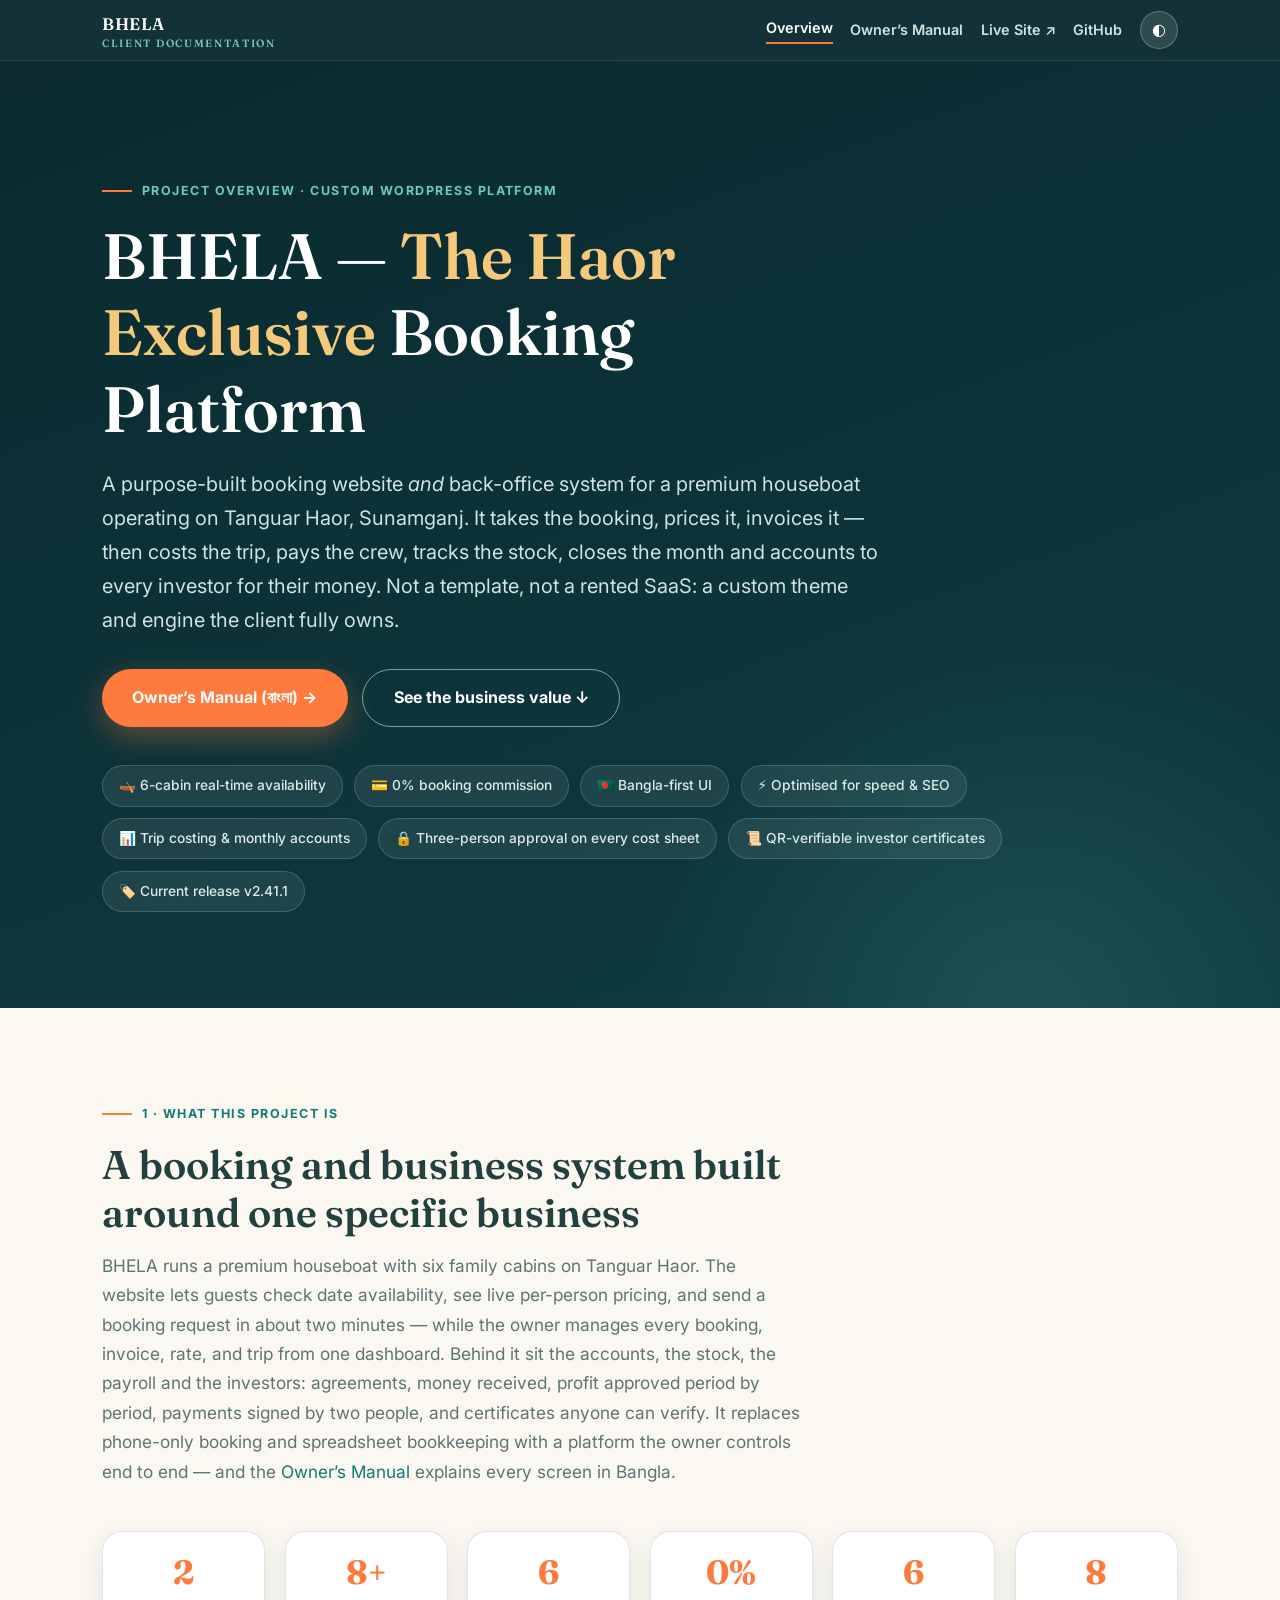
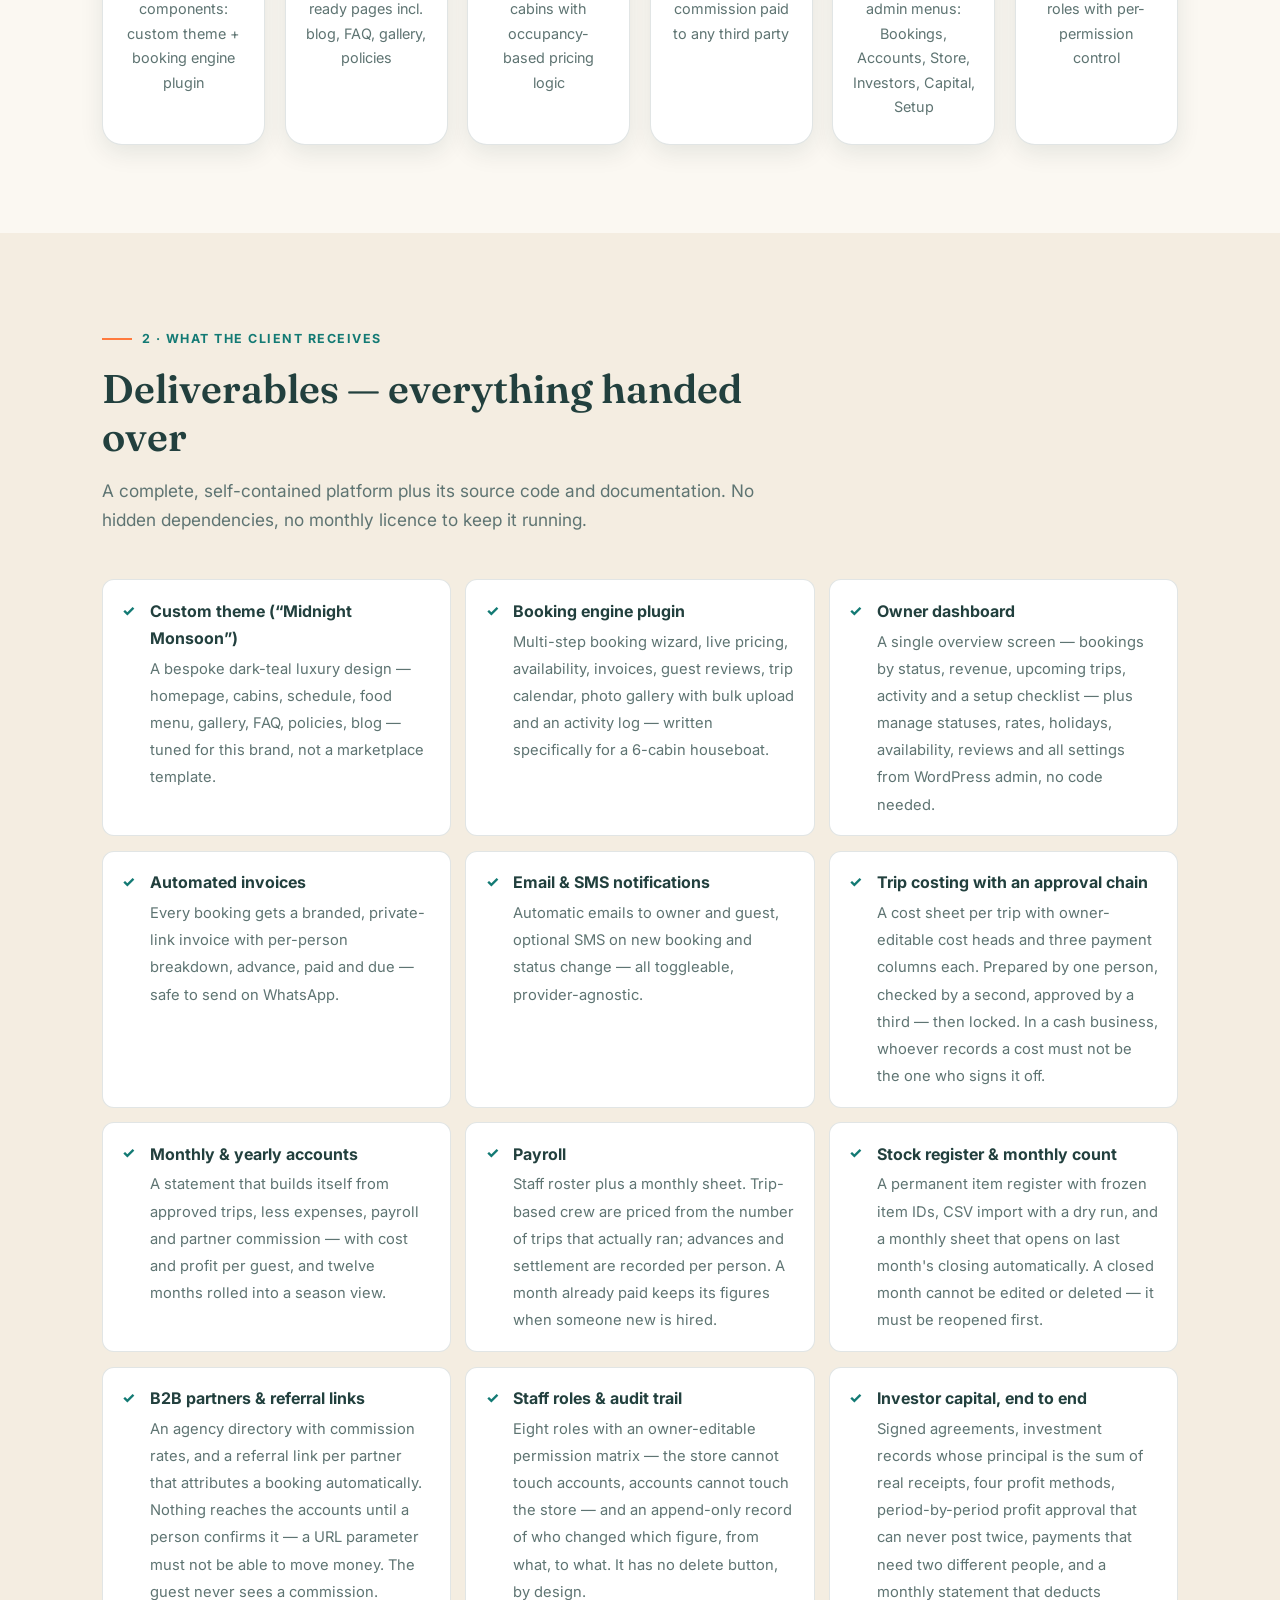
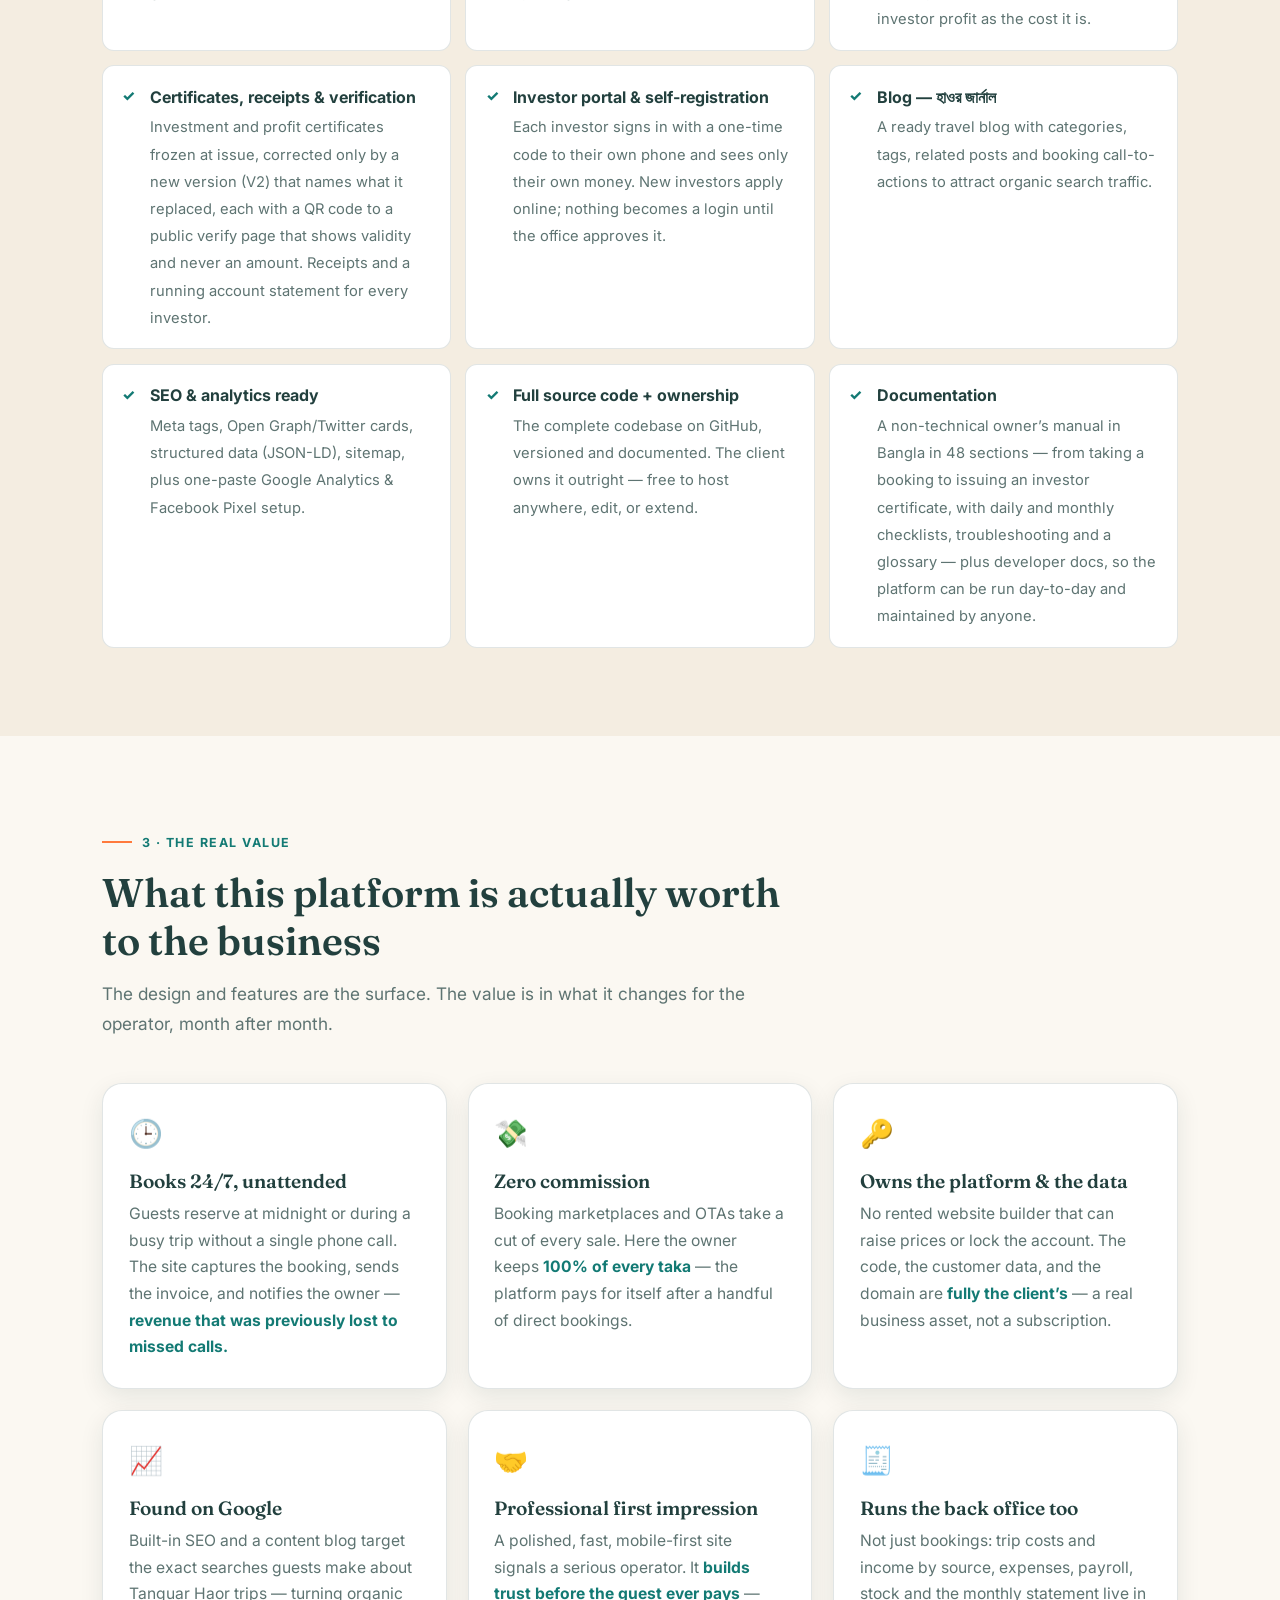
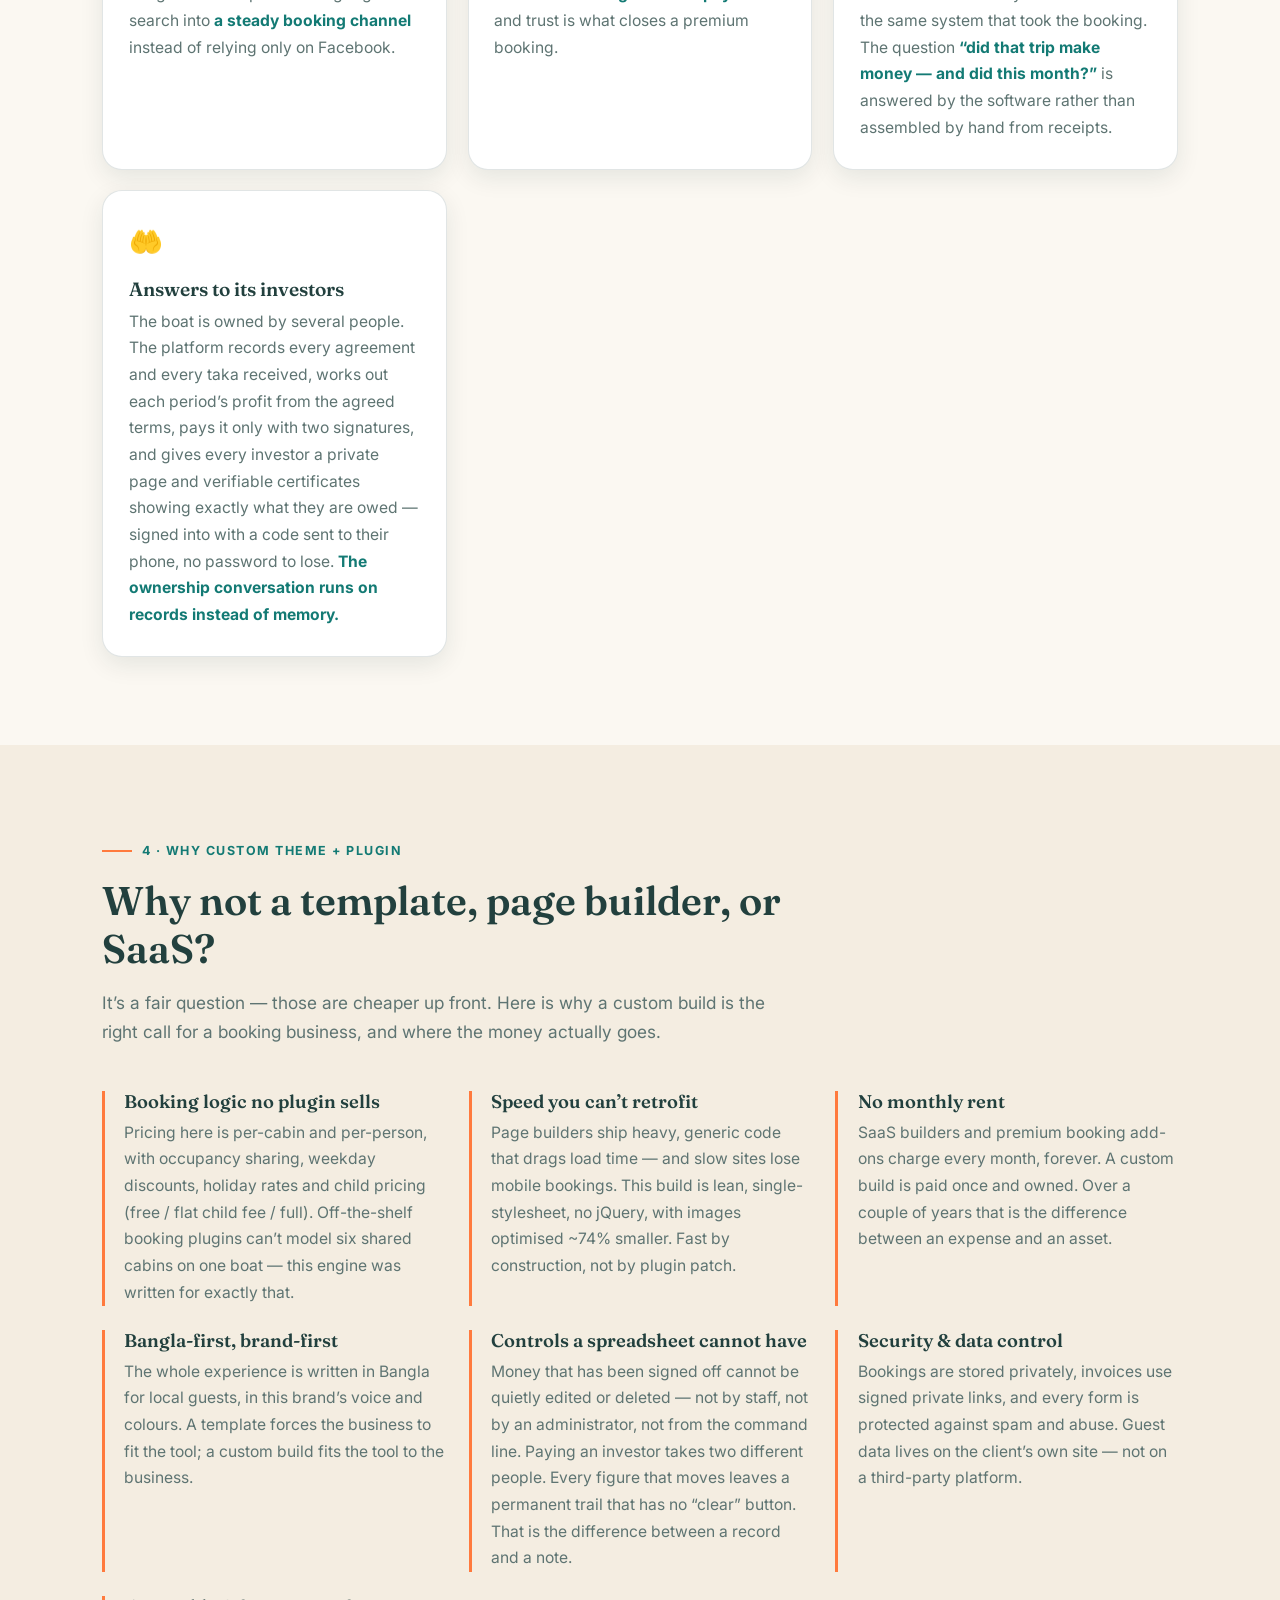
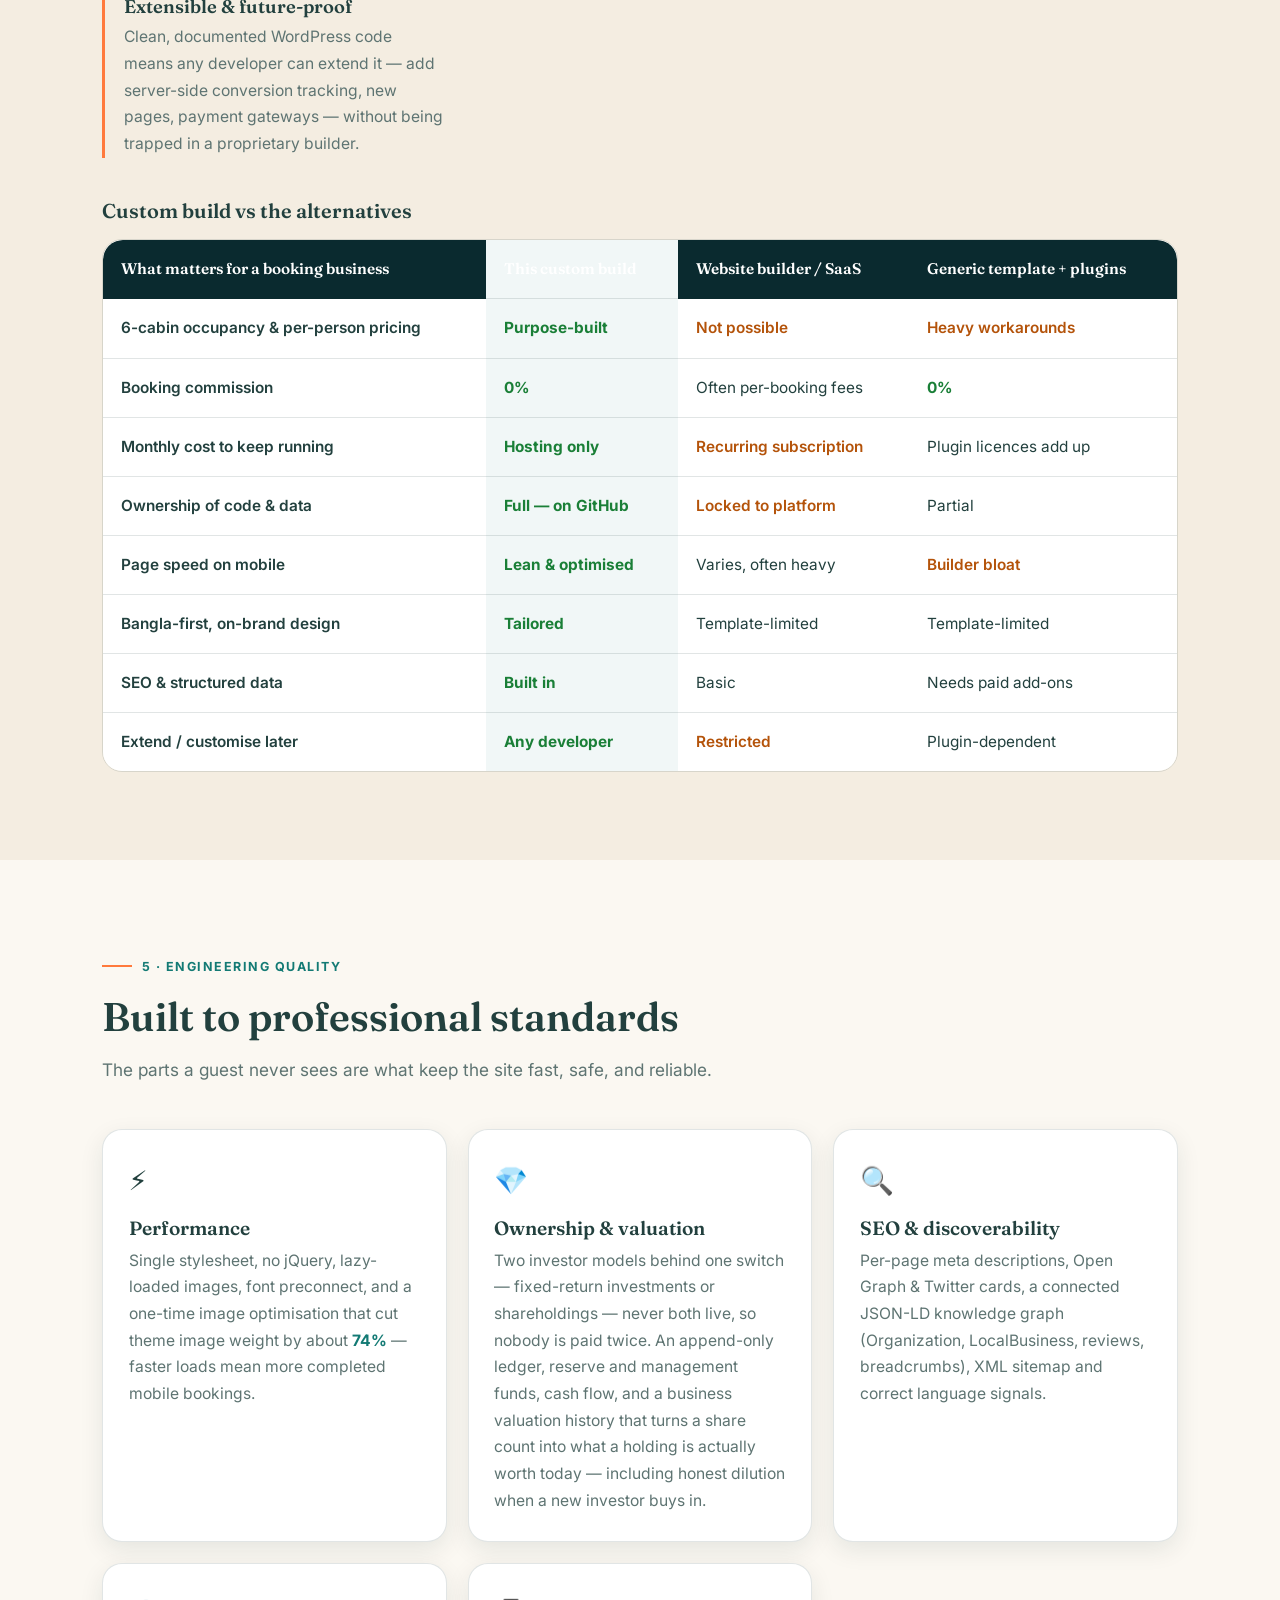
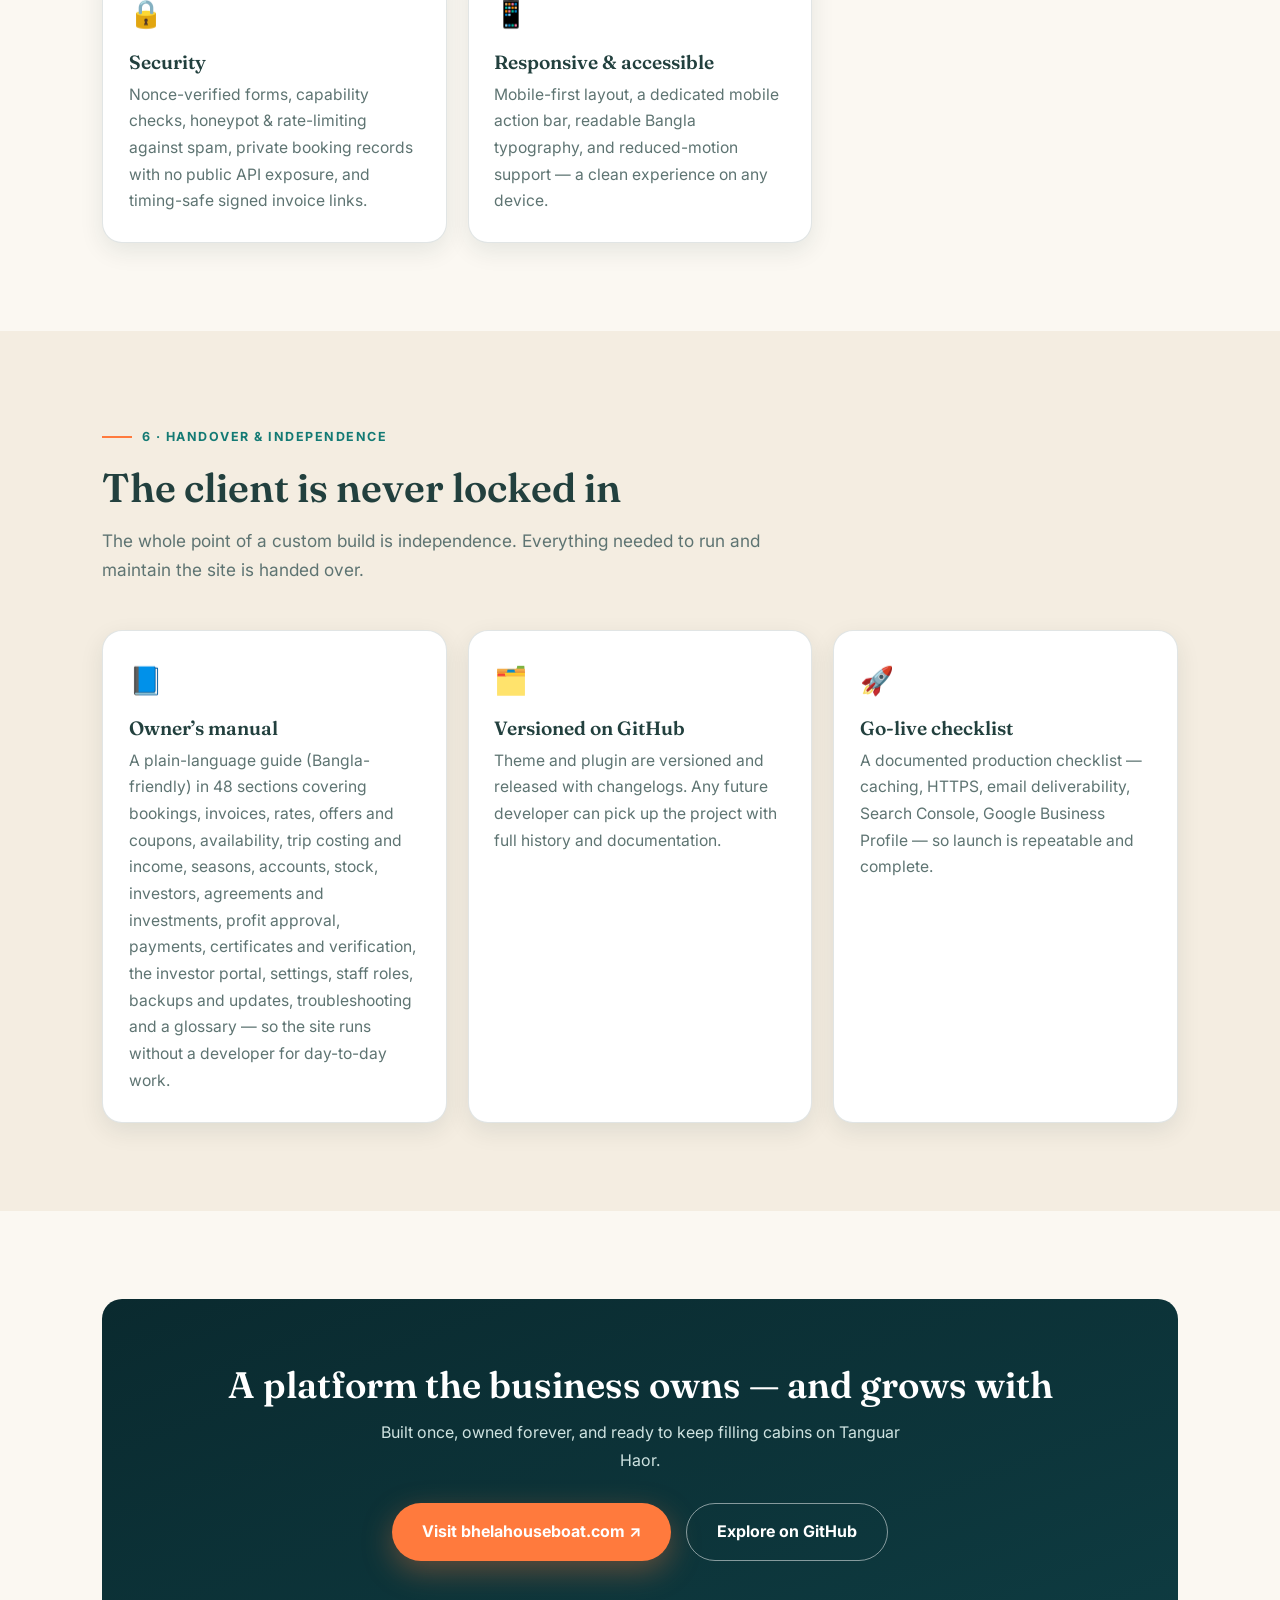
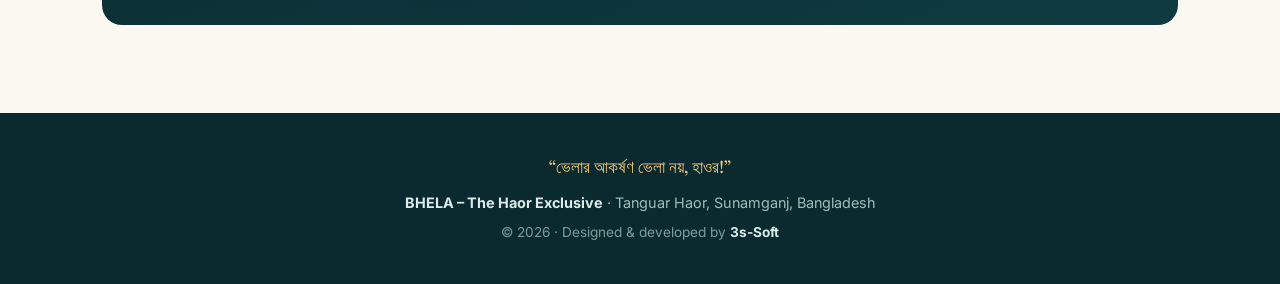
<file: index.html>
<!doctype html>
<html lang="en">
<head>
<meta charset="utf-8">
<meta name="viewport" content="width=device-width, initial-scale=1">
<title>BHELA – The Haor Exclusive · Custom Houseboat Booking Platform</title>
<meta name="description" content="BHELA – The Haor Exclusive: a custom WordPress booking platform and back-office system for a premium Tanguar Haor houseboat — bookings, invoices, trip costing, monthly accounts, payroll, stock, B2B partners, and investor capital — agreements, profit approval, two-signature payments and verifiable certificates.">
<link rel="preconnect" href="https://fonts.googleapis.com">
<link rel="preconnect" href="https://fonts.gstatic.com" crossorigin>
<link href="https://fonts.googleapis.com/css2?family=Fraunces:opsz,wght@9..144,500;9..144,600;9..144,700&family=Inter:wght@400;500;600;700&display=swap" rel="stylesheet">
<style>
:root{
  --ink:#0A2A2F; --ink-2:#0E3B41; --primary:#137A74; --primary-soft:#1B968F;
  --aqua:#6FC7BF; --cta:#FF7A3D; --cta-dark:#E5601F; --gold:#F5C97B;
  --sand:#F4EDE1; --cream:#FBF8F2; --white:#fff;
  --text:#22403E; --text-soft:#5E7472; --line:rgba(10,42,47,.12);
  --bg:var(--cream); --surface:#fff; --card:#fff;
  --font-display:'Fraunces',Georgia,serif; --font-body:'Inter',system-ui,sans-serif;
  --radius:20px; --radius-sm:12px; --shadow:0 18px 50px rgba(10,42,47,.14);
  --shadow-sm:0 8px 24px rgba(10,42,47,.09); --container:1140px;
}
@media (prefers-color-scheme:dark){
  :root{ --bg:#08181B; --surface:#0E272B; --card:#0E272B; --text:#DCEBE9;
    --text-soft:#8FB0AD; --line:rgba(220,235,233,.14); --cream:#08181B; --sand:#0C2226; }
}
:root[data-theme="dark"]{ --bg:#08181B; --surface:#0E272B; --card:#0E272B; --text:#DCEBE9;
  --text-soft:#8FB0AD; --line:rgba(220,235,233,.14); --cream:#08181B; --sand:#0C2226; }
:root[data-theme="light"]{ --bg:#FBF8F2; --surface:#fff; --card:#fff; --text:#22403E;
  --text-soft:#5E7472; --line:rgba(10,42,47,.12); --cream:#FBF8F2; --sand:#F4EDE1; }
*,*::before,*::after{box-sizing:border-box;margin:0;padding:0}
html{scroll-behavior:smooth}
body{font-family:var(--font-body);color:var(--text);background:var(--bg);line-height:1.7;
  -webkit-font-smoothing:antialiased;font-size:16px}
h1,h2,h3,h4{font-family:var(--font-display);font-weight:600;line-height:1.2;color:var(--text)}
a{color:var(--primary);text-decoration:none}
.wrap{max-width:var(--container);margin-inline:auto;padding-inline:clamp(1.1rem,4vw,2rem)}
.eyebrow{display:inline-flex;align-items:center;gap:.6rem;font-size:.78rem;font-weight:700;
  letter-spacing:.12em;text-transform:uppercase;color:var(--primary);margin-bottom:1rem}
.eyebrow::before{content:"";width:30px;height:2px;background:var(--cta)}

/* Hero */
.hero{background:linear-gradient(160deg,var(--ink) 0%,var(--ink-2) 100%);color:#fff;
  padding:clamp(4rem,10vw,7rem) 0 clamp(3.5rem,8vw,6rem);position:relative;overflow:hidden}
.hero::after{content:"";position:absolute;inset:auto -10% -40% auto;width:60%;height:80%;
  background:radial-gradient(circle,rgba(111,199,191,.16),transparent 70%);pointer-events:none}
.hero .eyebrow{color:var(--aqua)}
.hero h1{color:#fff;font-size:clamp(2.3rem,5.5vw,4rem);max-width:16ch;margin-bottom:1.2rem}
.hero h1 em{color:var(--gold);font-style:normal}
.hero p{color:#CFE3E1;font-size:clamp(1.05rem,2vw,1.25rem);max-width:60ch;margin-bottom:2rem}
.hero__meta{display:flex;flex-wrap:wrap;gap:.7rem;margin-top:2.4rem}
.chip{display:inline-flex;align-items:center;gap:.45rem;background:rgba(255,255,255,.08);
  border:1px solid rgba(255,255,255,.16);color:#DCEBE9;padding:.5rem 1rem;border-radius:999px;
  font-size:.86rem;font-weight:500}
.btn{display:inline-flex;align-items:center;gap:.5rem;padding:.9rem 1.9rem;border-radius:999px;
  font-weight:700;font-size:1rem;transition:transform .2s,background .2s}
.btn--cta{background:var(--cta);color:#fff;box-shadow:0 10px 30px rgba(255,122,61,.35)}
.btn--cta:hover{background:var(--cta-dark);transform:translateY(-2px)}
.btn--ghost{background:transparent;color:#fff;border:1.5px solid rgba(255,255,255,.5)}
.btn--ghost:hover{border-color:var(--aqua);color:var(--aqua)}
.hero__cta{display:flex;flex-wrap:wrap;gap:.9rem}

/* Sections */
section{padding-block:clamp(3.5rem,7vw,5.5rem)}
.section--sand{background:var(--sand)}
.section-head{max-width:70ch;margin-bottom:2.8rem}
.section-head h2{font-size:clamp(1.7rem,3.5vw,2.5rem);margin-bottom:.9rem}
.section-head p{color:var(--text-soft);font-size:1.08rem}
.lead-lg{font-size:1.15rem}

/* Value grid */
.grid{display:grid;gap:1.3rem}
.grid--3{grid-template-columns:repeat(auto-fit,minmax(280px,1fr))}
.grid--2{grid-template-columns:repeat(auto-fit,minmax(320px,1fr))}
.card{background:var(--card);border:1px solid var(--line);border-radius:var(--radius);
  padding:1.7rem 1.6rem;box-shadow:var(--shadow-sm)}
.card__icon{font-size:1.7rem;margin-bottom:.8rem;display:block}
.card h3{font-size:1.2rem;margin-bottom:.5rem}
.card p{color:var(--text-soft);font-size:.98rem}
.card strong{color:var(--primary)}

/* Deliverables list */
.deliver{display:grid;gap:.9rem;grid-template-columns:repeat(auto-fit,minmax(300px,1fr))}
.deliver__item{display:flex;gap:.9rem;align-items:flex-start;background:var(--surface);
  border:1px solid var(--line);border-radius:var(--radius-sm);padding:1.1rem 1.2rem}
.deliver__item .tick{color:var(--primary);font-weight:800;flex:0 0 auto;margin-top:.1rem}
.deliver__item b{display:block;margin-bottom:.15rem}
.deliver__item span{color:var(--text-soft);font-size:.92rem;line-height:1.5}

/* Comparison table */
.table-scroll{overflow-x:auto;border-radius:var(--radius);border:1px solid var(--line)}
table{border-collapse:collapse;width:100%;min-width:640px;background:var(--surface)}
th,td{text-align:left;padding:1rem 1.1rem;border-bottom:1px solid var(--line);font-size:.96rem;vertical-align:top}
thead th{background:var(--ink);color:#fff;font-family:var(--font-display);font-weight:600}
thead th:first-child{border-top-left-radius:var(--radius)}
thead th:last-child{border-top-right-radius:var(--radius)}
tbody tr:last-child td{border-bottom:0}
td.feature{font-weight:600;color:var(--text)}
.yes{color:#1a7f37;font-weight:700}
.no{color:#b4530a;font-weight:600}
:root[data-theme="dark"] .yes,@media(prefers-color-scheme:dark){.yes{color:#5fd08a}}
.col-bhela{background:rgba(19,122,116,.06)}

/* Why custom */
.why{display:grid;gap:1.5rem;grid-template-columns:repeat(auto-fit,minmax(300px,1fr))}
.why__block{border-left:3px solid var(--cta);padding-left:1.2rem}
.why__block h3{font-size:1.15rem;margin-bottom:.4rem}
.why__block p{color:var(--text-soft);font-size:.98rem}

/* Stats */
.stats{display:grid;grid-template-columns:repeat(auto-fit,minmax(160px,1fr));gap:1.2rem;
  margin-top:2rem}
.stat{background:var(--card);border:1px solid var(--line);border-radius:var(--radius);
  padding:1.5rem 1.2rem;text-align:center;box-shadow:var(--shadow-sm)}
.stat b{display:block;font-family:var(--font-display);font-size:2.1rem;color:var(--cta);line-height:1}
.stat span{display:block;margin-top:.5rem;color:var(--text-soft);font-size:.9rem}

/* CTA band */
.band{background:linear-gradient(160deg,var(--ink),var(--ink-2));color:#fff;text-align:center;
  border-radius:var(--radius);padding:clamp(2.5rem,6vw,4rem) 1.5rem}
.band h2{color:#fff;font-size:clamp(1.6rem,3.5vw,2.3rem);margin-bottom:.8rem}
.band p{color:#CFE3E1;max-width:52ch;margin:0 auto 1.8rem}

/* Footer */
footer{background:var(--ink);color:#9FBFBC;padding:2.5rem 0;text-align:center;font-size:.9rem}
footer a{color:var(--aqua)}
footer .tag{font-family:var(--font-display);color:var(--gold);font-size:1.05rem;margin-bottom:.6rem;display:block}

/* Top nav */
.topbar{position:sticky;top:0;z-index:60;background:rgba(10,42,47,.96);
  backdrop-filter:blur(10px);-webkit-backdrop-filter:blur(10px);
  border-bottom:1px solid rgba(255,255,255,.1)}
.topbar__in{display:flex;align-items:center;justify-content:space-between;gap:1rem;
  padding:.65rem 0;flex-wrap:wrap}
.topbar .brand{color:#fff;font-family:var(--font-display);font-weight:600;font-size:1.05rem;
  letter-spacing:.03em}
.topbar .brand span{color:var(--aqua);font-size:.66rem;letter-spacing:.16em;
  text-transform:uppercase;display:block;line-height:1}
.topbar nav{display:flex;gap:1.1rem;align-items:center}
.topbar nav a{color:#CFE3E1;font-weight:600;font-size:.9rem}
.topbar nav a:hover{color:var(--aqua)}
.topbar nav a.on{color:#fff;border-bottom:2px solid var(--cta);padding-bottom:2px}

/* Theme toggle */
.toggle{background:rgba(255,255,255,.12);border:1px solid rgba(255,255,255,.25);color:#fff;
  width:38px;height:38px;border-radius:50%;cursor:pointer;font-size:1rem;display:grid;
  place-items:center}
:root[data-theme="light"] .topbar{background:rgba(10,42,47,.96)}

.mt-tight{margin-top:.4rem}
.muted{color:var(--text-soft)}

/* Mobile */
@media (max-width:600px){
  body{overflow-x:hidden}
  .topbar__in{flex-direction:column;align-items:flex-start;gap:.55rem;padding:.6rem 0}
  .topbar .brand{font-size:1rem}
  .topbar nav{width:100%;gap:.5rem .9rem;flex-wrap:wrap}
  .topbar nav a{font-size:.86rem;padding:.25rem 0}
  .toggle{width:34px;height:34px;margin-left:auto}
  .hero__cta{width:100%}
  .hero__cta .btn{flex:1 1 auto;justify-content:center}
  .card,.deliver__item,.mini{padding:1.2rem}
  .band{padding:2.2rem 1.1rem}
}
/* the topbar's padding shorthand was zeroing .wrap's side gutter */
.topbar__in{padding-inline:clamp(1.1rem,4vw,2rem)}
footer strong{color:#DCEBE9}
footer .credit{font-size:.85rem;color:#7C9E9B;margin-top:.35rem}
</style>
</head>
<body>
<div class="topbar">
  <div class="wrap topbar__in">
    <a class="brand" href="index.html">BHELA<span>Client Documentation</span></a>
    <nav>
      <a class="on" href="index.html">Overview</a>
      <a href="manual.html">Owner’s Manual</a>
      <a href="https://bhelahouseboat.com">Live Site ↗</a>
      <a href="https://github.com/shauncuier/BhelaHouseBoatWP">GitHub</a>
      <button class="toggle" onclick="(function(){var r=document.documentElement;var d=r.getAttribute('data-theme')==='dark'||(!r.getAttribute('data-theme')&&matchMedia('(prefers-color-scheme:dark)').matches);r.setAttribute('data-theme',d?'light':'dark');})()" aria-label="Toggle theme">◐</button>
    </nav>
  </div>
</div>

<header class="hero">
  <div class="wrap">
    <span class="eyebrow">Project Overview · Custom WordPress Platform</span>
    <h1>BHELA — <em>The Haor Exclusive</em> Booking Platform</h1>
    <p>A purpose-built booking website <em>and</em> back-office system for a premium houseboat operating on Tanguar Haor, Sunamganj. It takes the booking, prices it, invoices it — then costs the trip, pays the crew, tracks the stock, closes the month and accounts to every investor for their money. Not a template, not a rented SaaS: a custom theme and engine the client fully owns.</p>
    <div class="hero__cta">
      <a class="btn btn--cta" href="manual.html">Owner’s Manual (বাংলা) →</a>
      <a class="btn btn--ghost" href="#value">See the business value ↓</a>
    </div>
    <div class="hero__meta">
      <span class="chip">🛶 6-cabin real-time availability</span>
      <span class="chip">💳 0% booking commission</span>
      <span class="chip">🇧🇩 Bangla-first UI</span>
      <span class="chip">⚡ Optimised for speed &amp; SEO</span>
      <span class="chip">📊 Trip costing &amp; monthly accounts</span>
      <span class="chip">🔒 Three-person approval on every cost sheet</span>
      <span class="chip">📜 QR-verifiable investor certificates</span>
      <span class="chip">🏷️ Current release v2.41.1</span>
    </div>
  </div>
</header>

<!-- WHAT IT IS -->
<section>
  <div class="wrap">
    <div class="section-head">
      <span class="eyebrow">1 · What this project is</span>
      <h2>A booking and business system built around one specific business</h2>
      <p class="lead-lg">BHELA runs a premium houseboat with six family cabins on Tanguar Haor. The website lets guests check date availability, see live per-person pricing, and send a booking request in about two minutes — while the owner manages every booking, invoice, rate, and trip from one dashboard. Behind it sit the accounts, the stock, the payroll and the investors: agreements, money received, profit approved period by period, payments signed by two people, and certificates anyone can verify. It replaces phone-only booking and spreadsheet bookkeeping with a platform the owner controls end to end — and the <a href="manual.html">Owner’s Manual</a> explains every screen in Bangla.</p>
    </div>
    <div class="stats">
      <div class="stat"><b>2</b><span>components: custom theme + booking engine plugin</span></div>
      <div class="stat"><b>8+</b><span>ready pages incl. blog, FAQ, gallery, policies</span></div>
      <div class="stat"><b>6</b><span>cabins with occupancy-based pricing logic</span></div>
      <div class="stat"><b>0%</b><span>commission paid to any third party</span></div>
      <div class="stat"><b>6</b><span>admin menus: Bookings, Accounts, Store, Investors, Capital, Setup</span></div>
      <div class="stat"><b>8</b><span>roles with per-permission control</span></div>
    </div>
  </div>
</section>

<!-- WHAT THE CLIENT GETS -->
<section class="section--sand">
  <div class="wrap">
    <div class="section-head">
      <span class="eyebrow">2 · What the client receives</span>
      <h2>Deliverables — everything handed over</h2>
      <p>A complete, self-contained platform plus its source code and documentation. No hidden dependencies, no monthly licence to keep it running.</p>
    </div>
    <div class="deliver">
      <div class="deliver__item"><span class="tick">✓</span><div><b>Custom theme (“Midnight Monsoon”)</b><span>A bespoke dark-teal luxury design — homepage, cabins, schedule, food menu, gallery, FAQ, policies, blog — tuned for this brand, not a marketplace template.</span></div></div>
      <div class="deliver__item"><span class="tick">✓</span><div><b>Booking engine plugin</b><span>Multi-step booking wizard, live pricing, availability, invoices, guest reviews, trip calendar, photo gallery with bulk upload and an activity log — written specifically for a 6-cabin houseboat.</span></div></div>
      <div class="deliver__item"><span class="tick">✓</span><div><b>Owner dashboard</b><span>A single overview screen — bookings by status, revenue, upcoming trips, activity and a setup checklist — plus manage statuses, rates, holidays, availability, reviews and all settings from WordPress admin, no code needed.</span></div></div>
      <div class="deliver__item"><span class="tick">✓</span><div><b>Automated invoices</b><span>Every booking gets a branded, private-link invoice with per-person breakdown, advance, paid and due — safe to send on WhatsApp.</span></div></div>
      <div class="deliver__item"><span class="tick">✓</span><div><b>Email &amp; SMS notifications</b><span>Automatic emails to owner and guest, optional SMS on new booking and status change — all toggleable, provider-agnostic.</span></div></div>
      <div class="deliver__item"><span class="tick">✓</span><div><b>Trip costing with an approval chain</b><span>A cost sheet per trip with owner-editable cost heads and three payment columns each. Prepared by one person, checked by a second, approved by a third — then locked. In a cash business, whoever records a cost must not be the one who signs it off.</span></div></div>
      <div class="deliver__item"><span class="tick">✓</span><div><b>Monthly &amp; yearly accounts</b><span>A statement that builds itself from approved trips, less expenses, payroll and partner commission — with cost and profit per guest, and twelve months rolled into a season view.</span></div></div>
      <div class="deliver__item"><span class="tick">✓</span><div><b>Payroll</b><span>Staff roster plus a monthly sheet. Trip-based crew are priced from the number of trips that actually ran; advances and settlement are recorded per person. A month already paid keeps its figures when someone new is hired.</span></div></div>
      <div class="deliver__item"><span class="tick">✓</span><div><b>Stock register &amp; monthly count</b><span>A permanent item register with frozen item IDs, CSV import with a dry run, and a monthly sheet that opens on last month's closing automatically. A closed month cannot be edited or deleted — it must be reopened first.</span></div></div>
      <div class="deliver__item"><span class="tick">✓</span><div><b>B2B partners &amp; referral links</b><span>An agency directory with commission rates, and a referral link per partner that attributes a booking automatically. Nothing reaches the accounts until a person confirms it — a URL parameter must not be able to move money. The guest never sees a commission.</span></div></div>
      <div class="deliver__item"><span class="tick">✓</span><div><b>Staff roles &amp; audit trail</b><span>Eight roles with an owner-editable permission matrix — the store cannot touch accounts, accounts cannot touch the store — and an append-only record of who changed which figure, from what, to what. It has no delete button, by design.</span></div></div>
      <div class="deliver__item"><span class="tick">✓</span><div><b>Investor capital, end to end</b><span>Signed agreements, investment records whose principal is the sum of real receipts, four profit methods, period-by-period profit approval that can never post twice, payments that need two different people, and a monthly statement that deducts investor profit as the cost it is.</span></div></div>
      <div class="deliver__item"><span class="tick">✓</span><div><b>Certificates, receipts &amp; verification</b><span>Investment and profit certificates frozen at issue, corrected only by a new version (V2) that names what it replaced, each with a QR code to a public verify page that shows validity and never an amount. Receipts and a running account statement for every investor.</span></div></div>
      <div class="deliver__item"><span class="tick">✓</span><div><b>Investor portal &amp; self-registration</b><span>Each investor signs in with a one-time code to their own phone and sees only their own money. New investors apply online; nothing becomes a login until the office approves it.</span></div></div>
      <div class="deliver__item"><span class="tick">✓</span><div><b>Blog — হাওর জার্নাল</b><span>A ready travel blog with categories, tags, related posts and booking call-to-actions to attract organic search traffic.</span></div></div>
      <div class="deliver__item"><span class="tick">✓</span><div><b>SEO &amp; analytics ready</b><span>Meta tags, Open Graph/Twitter cards, structured data (JSON-LD), sitemap, plus one-paste Google Analytics &amp; Facebook Pixel setup.</span></div></div>
      <div class="deliver__item"><span class="tick">✓</span><div><b>Full source code + ownership</b><span>The complete codebase on GitHub, versioned and documented. The client owns it outright — free to host anywhere, edit, or extend.</span></div></div>
      <div class="deliver__item"><span class="tick">✓</span><div><b>Documentation</b><span>A non-technical owner’s manual in Bangla in 48 sections — from taking a booking to issuing an investor certificate, with daily and monthly checklists, troubleshooting and a glossary — plus developer docs, so the platform can be run day-to-day and maintained by anyone.</span></div></div>
    </div>
  </div>
</section>

<!-- THE VALUE -->
<section id="value">
  <div class="wrap">
    <div class="section-head">
      <span class="eyebrow">3 · The real value</span>
      <h2>What this platform is actually worth to the business</h2>
      <p>The design and features are the surface. The value is in what it changes for the operator, month after month.</p>
    </div>
    <div class="grid grid--3">
      <div class="card"><span class="card__icon">🕒</span><h3>Books 24/7, unattended</h3><p>Guests reserve at midnight or during a busy trip without a single phone call. The site captures the booking, sends the invoice, and notifies the owner — <strong>revenue that was previously lost to missed calls.</strong></p></div>
      <div class="card"><span class="card__icon">💸</span><h3>Zero commission</h3><p>Booking marketplaces and OTAs take a cut of every sale. Here the owner keeps <strong>100% of every taka</strong> — the platform pays for itself after a handful of direct bookings.</p></div>
      <div class="card"><span class="card__icon">🔑</span><h3>Owns the platform &amp; the data</h3><p>No rented website builder that can raise prices or lock the account. The code, the customer data, and the domain are <strong>fully the client’s</strong> — a real business asset, not a subscription.</p></div>
      <div class="card"><span class="card__icon">📈</span><h3>Found on Google</h3><p>Built-in SEO and a content blog target the exact searches guests make about Tanguar Haor trips — turning organic search into <strong>a steady booking channel</strong> instead of relying only on Facebook.</p></div>
      <div class="card"><span class="card__icon">🤝</span><h3>Professional first impression</h3><p>A polished, fast, mobile-first site signals a serious operator. It <strong>builds trust before the guest ever pays</strong> — and trust is what closes a premium booking.</p></div>
      <div class="card"><span class="card__icon">🧾</span><h3>Runs the back office too</h3><p>Not just bookings: trip costs and income by source, expenses, payroll, stock and the monthly statement live in the same system that took the booking. The question <strong>“did that trip make money — and did this month?”</strong> is answered by the software rather than assembled by hand from receipts.</p></div>
      <div class="card"><span class="card__icon">🤲</span><h3>Answers to its investors</h3><p>The boat is owned by several people. The platform records every agreement and every taka received, works out each period’s profit from the agreed terms, pays it only with two signatures, and gives every investor a private page and verifiable certificates showing exactly what they are owed — signed into with a code sent to their phone, no password to lose. <strong>The ownership conversation runs on records instead of memory.</strong></p></div>
    </div>
  </div>
</section>

<!-- WHY CUSTOM -->
<section class="section--sand">
  <div class="wrap">
    <div class="section-head">
      <span class="eyebrow">4 · Why custom theme + plugin</span>
      <h2>Why not a template, page builder, or SaaS?</h2>
      <p>It’s a fair question — those are cheaper up front. Here is why a custom build is the right call for a booking business, and where the money actually goes.</p>
    </div>
    <div class="why">
      <div class="why__block"><h3>Booking logic no plugin sells</h3><p>Pricing here is per-cabin and per-person, with occupancy sharing, weekday discounts, holiday rates and child pricing (free / flat child fee / full). Off-the-shelf booking plugins can’t model six shared cabins on one boat — this engine was written for exactly that.</p></div>
      <div class="why__block"><h3>Speed you can’t retrofit</h3><p>Page builders ship heavy, generic code that drags load time — and slow sites lose mobile bookings. This build is lean, single-stylesheet, no jQuery, with images optimised ~74% smaller. Fast by construction, not by plugin patch.</p></div>
      <div class="why__block"><h3>No monthly rent</h3><p>SaaS builders and premium booking add-ons charge every month, forever. A custom build is paid once and owned. Over a couple of years that is the difference between an expense and an asset.</p></div>
      <div class="why__block"><h3>Bangla-first, brand-first</h3><p>The whole experience is written in Bangla for local guests, in this brand’s voice and colours. A template forces the business to fit the tool; a custom build fits the tool to the business.</p></div>
      <div class="why__block"><h3>Controls a spreadsheet cannot have</h3><p>Money that has been signed off cannot be quietly edited or deleted — not by staff, not by an administrator, not from the command line. Paying an investor takes two different people. Every figure that moves leaves a permanent trail that has no “clear” button. That is the difference between a record and a note.</p></div>
      <div class="why__block"><h3>Security &amp; data control</h3><p>Bookings are stored privately, invoices use signed private links, and every form is protected against spam and abuse. Guest data lives on the client’s own site — not on a third-party platform.</p></div>
      <div class="why__block"><h3>Extensible &amp; future-proof</h3><p>Clean, documented WordPress code means any developer can extend it — add server-side conversion tracking, new pages, payment gateways — without being trapped in a proprietary builder.</p></div>
    </div>

    <h3 style="margin:2.6rem 0 1rem;font-size:1.25rem">Custom build vs the alternatives</h3>
    <div class="table-scroll">
      <table>
        <thead>
          <tr><th>What matters for a booking business</th><th class="col-bhela">This custom build</th><th>Website builder / SaaS</th><th>Generic template + plugins</th></tr>
        </thead>
        <tbody>
          <tr><td class="feature">6-cabin occupancy &amp; per-person pricing</td><td class="col-bhela"><span class="yes">Purpose-built</span></td><td><span class="no">Not possible</span></td><td><span class="no">Heavy workarounds</span></td></tr>
          <tr><td class="feature">Booking commission</td><td class="col-bhela"><span class="yes">0%</span></td><td>Often per-booking fees</td><td><span class="yes">0%</span></td></tr>
          <tr><td class="feature">Monthly cost to keep running</td><td class="col-bhela"><span class="yes">Hosting only</span></td><td><span class="no">Recurring subscription</span></td><td>Plugin licences add up</td></tr>
          <tr><td class="feature">Ownership of code &amp; data</td><td class="col-bhela"><span class="yes">Full — on GitHub</span></td><td><span class="no">Locked to platform</span></td><td>Partial</td></tr>
          <tr><td class="feature">Page speed on mobile</td><td class="col-bhela"><span class="yes">Lean &amp; optimised</span></td><td>Varies, often heavy</td><td><span class="no">Builder bloat</span></td></tr>
          <tr><td class="feature">Bangla-first, on-brand design</td><td class="col-bhela"><span class="yes">Tailored</span></td><td>Template-limited</td><td>Template-limited</td></tr>
          <tr><td class="feature">SEO &amp; structured data</td><td class="col-bhela"><span class="yes">Built in</span></td><td>Basic</td><td>Needs paid add-ons</td></tr>
          <tr><td class="feature">Extend / customise later</td><td class="col-bhela"><span class="yes">Any developer</span></td><td><span class="no">Restricted</span></td><td>Plugin-dependent</td></tr>
        </tbody>
      </table>
    </div>
  </div>
</section>

<!-- QUALITY -->
<section>
  <div class="wrap">
    <div class="section-head">
      <span class="eyebrow">5 · Engineering quality</span>
      <h2>Built to professional standards</h2>
      <p>The parts a guest never sees are what keep the site fast, safe, and reliable.</p>
    </div>
    <div class="grid grid--2">
      <div class="card"><span class="card__icon">⚡</span><h3>Performance</h3><p>Single stylesheet, no jQuery, lazy-loaded images, font preconnect, and a one-time image optimisation that cut theme image weight by about <strong>74%</strong> — faster loads mean more completed mobile bookings.</p></div>
      <div class="card"><span class="card__icon">💎</span><h3>Ownership &amp; valuation</h3><p>Two investor models behind one switch — fixed-return investments or shareholdings — never both live, so nobody is paid twice. An append-only ledger, reserve and management funds, cash flow, and a business valuation history that turns a share count into what a holding is actually worth today — including honest dilution when a new investor buys in.</p></div>
      <div class="card"><span class="card__icon">🔍</span><h3>SEO &amp; discoverability</h3><p>Per-page meta descriptions, Open Graph &amp; Twitter cards, a connected JSON-LD knowledge graph (Organization, LocalBusiness, reviews, breadcrumbs), XML sitemap and correct language signals.</p></div>
      <div class="card"><span class="card__icon">🔒</span><h3>Security</h3><p>Nonce-verified forms, capability checks, honeypot &amp; rate-limiting against spam, private booking records with no public API exposure, and timing-safe signed invoice links.</p></div>
      <div class="card"><span class="card__icon">📱</span><h3>Responsive &amp; accessible</h3><p>Mobile-first layout, a dedicated mobile action bar, readable Bangla typography, and reduced-motion support — a clean experience on any device.</p></div>
    </div>
  </div>
</section>

<!-- HANDOVER -->
<section class="section--sand">
  <div class="wrap">
    <div class="section-head">
      <span class="eyebrow">6 · Handover &amp; independence</span>
      <h2>The client is never locked in</h2>
      <p>The whole point of a custom build is independence. Everything needed to run and maintain the site is handed over.</p>
    </div>
    <div class="grid grid--3">
      <div class="card"><span class="card__icon">📘</span><h3>Owner’s manual</h3><p>A plain-language guide (Bangla-friendly) in 48 sections covering bookings, invoices, rates, offers and coupons, availability, trip costing and income, seasons, accounts, stock, investors, agreements and investments, profit approval, payments, certificates and verification, the investor portal, settings, staff roles, backups and updates, troubleshooting and a glossary — so the site runs without a developer for day-to-day work.</p></div>
      <div class="card"><span class="card__icon">🗂️</span><h3>Versioned on GitHub</h3><p>Theme and plugin are versioned and released with changelogs. Any future developer can pick up the project with full history and documentation.</p></div>
      <div class="card"><span class="card__icon">🚀</span><h3>Go-live checklist</h3><p>A documented production checklist — caching, HTTPS, email deliverability, Search Console, Google Business Profile — so launch is repeatable and complete.</p></div>
    </div>
  </div>
</section>

<!-- CTA -->
<section>
  <div class="wrap">
    <div class="band">
      <h2>A platform the business owns — and grows with</h2>
      <p>Built once, owned forever, and ready to keep filling cabins on Tanguar Haor.</p>
      <div class="hero__cta" style="justify-content:center">
        <a class="btn btn--cta" href="https://bhelahouseboat.com">Visit bhelahouseboat.com ↗</a>
        <a class="btn btn--ghost" href="https://github.com/shauncuier/BhelaHouseBoatWP">Explore on GitHub</a>
      </div>
    </div>
  </div>
</section>

<footer>
  <div class="wrap">
    <span class="tag">“ভেলার আকর্ষণ ভেলা নয়, হাওর!”</span>
    <p><strong>BHELA – The Haor Exclusive</strong> · Tanguar Haor, Sunamganj, Bangladesh</p>
    <p class="credit">© 2026 · Designed &amp; developed by <a href="https://3s-soft.com" rel="author"><strong>3s-Soft</strong></a></p>
  </div>
</footer>
</body>
</html>
</file>
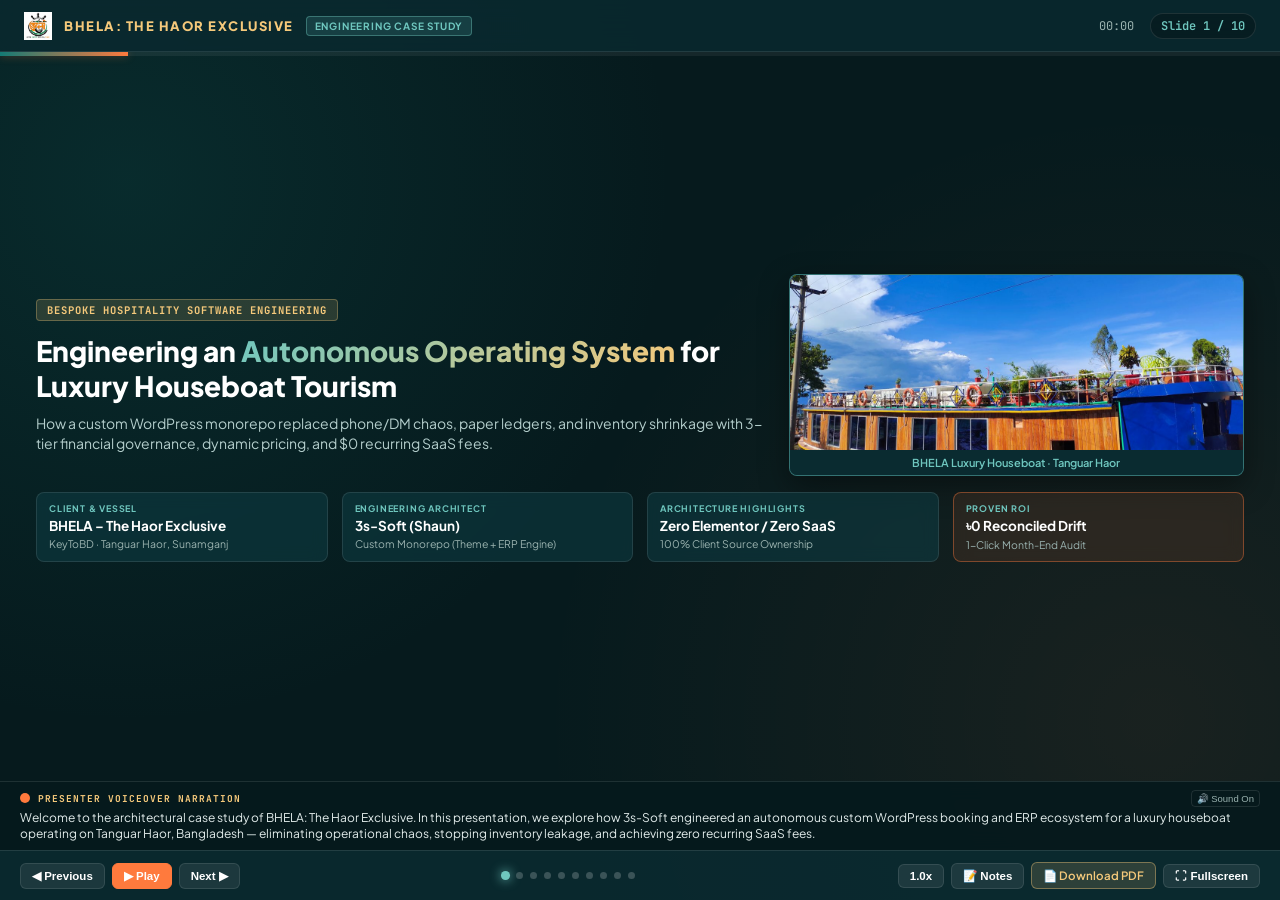
<file: docs/presentation/index.html>
<!DOCTYPE html>
<html lang="en">
<head>
  <meta charset="UTF-8">
  <meta name="viewport" content="width=device-width, initial-scale=1.0">
  <title>BHELA — Case Study Video Presentation | 3s-Soft</title>
  <link rel="preconnect" href="https://fonts.googleapis.com">
  <link rel="preconnect" href="https://fonts.gstatic.com" crossorigin>
  <link href="https://fonts.googleapis.com/css2?family=Plus+Jakarta+Sans:ital,wght@0,300;0,400;0,500;0,600;0,700;0,800;1,400;1,600&family=JetBrains+Mono:wght@400;500;600&display=swap" rel="stylesheet">
  <link rel="stylesheet" href="style.css">
</head>
<body class="theme-midnight">
  <!-- Top Presentation Header -->
  <header class="pres-header">
    <div class="brand-badge">
      <img src="../../themes/bhela/assets/images/logo.png" alt="BHELA Logo" class="brand-logo-img" onerror="this.style.display='none'">
      <span class="brand-title">BHELA: THE HAOR EXCLUSIVE</span>
      <span class="badge-tag">ENGINEERING CASE STUDY</span>
    </div>
    
    <div class="pres-meta">
      <span class="pres-time" id="slideTimer">00:00</span>
      <span class="slide-indicator" id="slideIndicator">Slide 1 / 10</span>
    </div>
  </header>

  <!-- Main Presentation Stage -->
  <main class="pres-stage">
    <!-- Slide Progress Bar -->
    <div class="progress-track">
      <div class="progress-fill" id="progressFill"></div>
    </div>

    <!-- Slides Deck Container -->
    <div class="slides-container" id="slidesContainer">

      <!-- SLIDE 1: TITLE & HOOK (WITH BOAT HERO IMAGE) -->
      <section class="slide active" data-slide="1" data-duration="15">
        <div class="slide-content cover-slide">
          <div class="cover-two-col">
            <div class="cover-text-side">
              <div class="cover-tag">BESPOKE HOSPITALITY SOFTWARE ENGINEERING</div>
              <h1 class="hero-title">
                Engineering an <span class="gradient-text">Autonomous Operating System</span> for Luxury Houseboat Tourism
              </h1>
              <p class="hero-subtitle">
                How a custom WordPress monorepo replaced phone/DM chaos, paper ledgers, and inventory shrinkage with 3-tier financial governance, dynamic pricing, and $0 recurring SaaS fees.
              </p>
            </div>
            <div class="cover-image-side">
              <div class="media-card-wrap">
                <img src="../../themes/bhela/assets/images/boat/exterior-1.jpg" alt="BHELA Houseboat" class="media-img-cover">
                <div class="media-img-caption">BHELA Luxury Houseboat · Tanguar Haor</div>
              </div>
            </div>
          </div>
          
          <div class="meta-grid">
            <div class="meta-card">
              <span class="meta-label">CLIENT &amp; VESSEL</span>
              <span class="meta-val">BHELA – The Haor Exclusive</span>
              <span class="meta-sub">KeyToBD · Tanguar Haor, Sunamganj</span>
            </div>
            <div class="meta-card">
              <span class="meta-label">ENGINEERING ARCHITECT</span>
              <span class="meta-val">3s-Soft (Shaun)</span>
              <span class="meta-sub">Custom Monorepo (Theme + ERP Engine)</span>
            </div>
            <div class="meta-card">
              <span class="meta-label">ARCHITECTURE HIGHLIGHTS</span>
              <span class="meta-val">Zero Elementor / Zero SaaS</span>
              <span class="meta-sub">100% Client Source Ownership</span>
            </div>
            <div class="meta-card highlight">
              <span class="meta-label">PROVEN ROI</span>
              <span class="meta-val">৳0 Reconciled Drift</span>
              <span class="meta-sub">1-Click Month-End Audit</span>
            </div>
          </div>
        </div>
      </section>

      <!-- SLIDE 2: BUSINESS CONTEXT (WITH SCENIC & ROOFTOP PHOTOS) -->
      <section class="slide" data-slide="2" data-duration="18">
        <div class="slide-content">
          <div class="section-tag">01 · BUSINESS CONTEXT</div>
          <h2 class="slide-title">Scaling Luxury Tourism on Bangladesh's Most Pristine Wetland</h2>
          <p class="slide-intro">Operating a 6-cabin luxury houseboat on Tanguar Haor combines ultra-premium hospitality with remote river logistics.</p>

          <div class="two-col-grid">
            <div class="info-card">
              <h3>The Operational Realities</h3>
              <ul class="feature-list">
                <li><strong>High AOV Experiential Cruises:</strong> 6 luxury cabins across 5 distinct categories, accommodating 30–35 guests or full private charters.</li>
                <li><strong>Dynamic Seasonal Demand:</strong> Intense monsoon peak season with complex surge rates, weekend premiums, and multi-bracket family pricing.</li>
                <li><strong>Remote Wetland Logistics:</strong> Provisioning at local river markets, jetty coordination, volatile diesel consumption, and cash/mobile payments.</li>
              </ul>
            </div>

            <div class="media-stack-side">
              <div class="photo-pair-grid">
                <div class="photo-card">
                  <img src="../../themes/bhela/assets/images/hero/hero-haor.jpg" alt="Tanguar Haor Cruise" class="grid-photo">
                  <div class="photo-badge">Tanguar Haor Wetland Cruise</div>
                </div>
                <div class="photo-card">
                  <img src="../../themes/bhela/assets/images/boat/rooftop-1.jpg" alt="Rooftop Deck" class="grid-photo">
                  <div class="photo-badge">Open-Sky Rooftop Deck</div>
                </div>
              </div>
              <div class="mini-alert-box">
                <strong>Why Generic SaaS Failed:</strong> Cloudbeds/Guesty charge $150–$300/mo + 2–3% transaction cuts while failing on cash provisioning, fuel logs, and fish market bills.
              </div>
            </div>
          </div>
        </div>
      </section>

      <!-- SLIDE 3: THE BEFORE CRISIS -->
      <section class="slide" data-slide="3" data-duration="20">
        <div class="slide-content">
          <div class="section-tag">02 · THE OPERATIONAL CRISIS</div>
          <h2 class="slide-title">The Four Failure Modes of the Pre-System Era</h2>
          <p class="slide-intro">Manual workflows were capping business growth and leaking profits on every departure.</p>

          <div class="quad-grid">
            <div class="crisis-card">
              <div class="crisis-num">01</div>
              <h4>Booking &amp; Pricing Friction</h4>
              <p>Bookings managed over phone calls and DMs. Quotes given from memory led to frequent child rate and holiday surge errors with double-booking risks.</p>
            </div>
            <div class="crisis-card">
              <div class="crisis-num">02</div>
              <h4>The Profitability Blindspot</h4>
              <p>Trips ran fully booked yet lost money on diesel and market groceries. No per-trip cost tracking existed to identify margin leakage.</p>
            </div>
            <div class="crisis-card">
              <div class="crisis-num">03</div>
              <h4>3-Day Month-End Agony</h4>
              <p>Reconciling monthly revenue against costs took 3 days of manual spreadsheet entry from paper receipts and WhatsApp logs.</p>
            </div>
            <div class="crisis-card">
              <div class="crisis-num">04</div>
              <h4>Zero Internal Controls</h4>
              <p>Staff spending cash also approved their own expenses. Kitchen supplies, blankets, and boat spares vanished with no audit trail.</p>
            </div>
          </div>
        </div>
      </section>

      <!-- SLIDE 4: SOLUTION ARCHITECTURE -->
      <section class="slide" data-slide="4" data-duration="22">
        <div class="slide-content">
          <div class="section-tag">03 · ARCHITECTURE</div>
          <h2 class="slide-title">The Solution: Zero-Bloat High-Performance Monorepo</h2>
          <p class="slide-intro">An integrated three-layer architecture purpose-built for the business with 100% source ownership.</p>

          <div class="tri-grid">
            <div class="arch-card">
              <div class="layer-badge">LAYER 1</div>
              <h4>Midnight Monsoon Theme</h4>
              <p class="arch-desc">Custom luxury front-end (`themes/bhela/`)</p>
              <ul class="micro-list">
                <li>Pure semantic PHP + Vanilla JS (Zero jQuery)</li>
                <li>74% image payload reduction via WebP</li>
                <li>Dynamic rate injection directly from DB</li>
                <li>Bangla-first native guest experience</li>
              </ul>
            </div>

            <div class="arch-card">
              <div class="layer-badge">LAYER 2</div>
              <h4>BHELA Booking Engine</h4>
              <p class="arch-desc">Custom transaction layer (`plugins/bhela-booking/`)</p>
              <ul class="micro-list">
                <li>Real-time availability lock (anti-overbooking)</li>
                <li>SMS OTP phone verification (anti-spam)</li>
                <li>Dynamic multi-tier quote generator</li>
                <li>Timing-safe cryptographic invoice links</li>
              </ul>
            </div>

            <div class="arch-card">
              <div class="layer-badge">LAYER 3</div>
              <h4>Custom ERP &amp; Governance</h4>
              <p class="arch-desc">Back-office accounting &amp; stock engine</p>
              <ul class="micro-list">
                <li>3-Tier Prepare &rarr; Check &rarr; Approve workflow</li>
                <li>Locked cost sheets &amp; auto monthly statements</li>
                <li>Permanent asset register with frozen IDs</li>
                <li>Append-only audit trail (Zero DELETE routes)</li>
              </ul>
            </div>
          </div>
        </div>
      </section>

      <!-- SLIDE 5: GUEST EXPERIENCE & PRICING (WITH CABIN PHOTOGRAPHY) -->
      <section class="slide" data-slide="5" data-duration="20">
        <div class="slide-content">
          <div class="section-tag">04 · GUEST EXPERIENCE</div>
          <h2 class="slide-title">Smart Booking Engine &amp; Dynamic Pricing Matrix</h2>
          <p class="slide-intro">Eliminating booking friction while capturing peak seasonal willingness-to-pay.</p>

          <div class="three-col-experience">
            <div class="feature-table-wrapper">
              <table class="data-table">
                <thead>
                  <tr>
                    <th>Capability</th>
                    <th>Engine Implementation</th>
                  </tr>
                </thead>
                <tbody>
                  <tr>
                    <td><strong>6-Cabin Matrix</strong></td>
                    <td>5 cabin types + Full-Boat Charter with sharing constraints.</td>
                  </tr>
                  <tr>
                    <td><strong>Age Logic</strong></td>
                    <td>Adult (9+): 100% · Child (4-8): ৳5,000 flat · Infant: Free.</td>
                  </tr>
                  <tr>
                    <td><strong>Surge Rules</strong></td>
                    <td>Weekend rates, holiday multipliers, weekday discounts (-20%).</td>
                  </tr>
                  <tr>
                    <td><strong>SMS OTP</strong></td>
                    <td>BulkSMSBD gateway verification eliminates troll submissions.</td>
                  </tr>
                  <tr>
                    <td><strong>Invoices</strong></td>
                    <td>Cryptographic 32-byte salted token prevents enumeration.</td>
                  </tr>
                </tbody>
              </table>
            </div>

            <!-- Cabin Image Showcase -->
            <div class="cabin-media-card">
              <img src="../../themes/bhela/assets/images/cabins/cabin-1.jpg" alt="Luxury Cabin Interior" class="cabin-preview-img">
              <div class="cabin-preview-badge">Haor Bilash · Luxury Front Balcony Cabin</div>
            </div>

            <!-- Interactive Demo Widget -->
            <div class="demo-widget">
              <div class="widget-header">
                <span class="widget-title">⚡ Live Pricing Calculator</span>
                <span class="widget-status">ACTIVE</span>
              </div>
              <div class="widget-body">
                <div class="sim-row">
                  <label>Cabin Selection:</label>
                  <select id="simCabin">
                    <option value="12000">Haor Bilash (Front Balcony - ৳12,000)</option>
                    <option value="10000">Megh Bilash (Upper Deck - ৳10,000)</option>
                    <option value="8000">Jol Bilash (Standard - ৳8,000)</option>
                    <option value="55000">Full Boat Private Charter (৳55,000)</option>
                  </select>
                </div>
                <div class="sim-row">
                  <label>Travel Day Type:</label>
                  <div class="pill-group">
                    <button class="sim-pill active" data-type="weekday">Weekday (-20%)</button>
                    <button class="sim-pill" data-type="weekend">Weekend (Regular)</button>
                    <button class="sim-pill" data-type="holiday">Holiday (+15%)</button>
                  </div>
                </div>
                <div class="sim-row">
                  <label>Guests: 2 Adults + 1 Child (Age 6)</label>
                </div>
                <div class="sim-output">
                  <span class="sim-label">Computed Quote:</span>
                  <span class="sim-price" id="simResultPrice">৳14,600</span>
                </div>
              </div>
            </div>
          </div>
        </div>
      </section>

      <!-- SLIDE 6: 3-TIER ERP GOVERNANCE -->
      <section class="slide" data-slide="6" data-duration="22">
        <div class="slide-content">
          <div class="section-tag">05 · FINANCIAL ERP ENGINE</div>
          <h2 class="slide-title">3-Tier Financial Governance &amp; Mathematical Invariance</h2>
          <p class="slide-intro">Strict separation of duties replaces chaos with cryptographically locked truth.</p>

          <div class="workflow-grid">
            <div class="step-card">
              <div class="step-num">STEP 1</div>
              <h4>PREPARE</h4>
              <div class="role-badge">Onboard Crew / Store</div>
              <p>Records real trip expenses across 14 heads: Diesel, Groceries, Local Fish, Gas, Jetty, Crew Wages. 3 split payment columns per head.</p>
            </div>
            <div class="step-arrow">&rarr;</div>
            <div class="step-card">
              <div class="step-num">STEP 2</div>
              <h4>CHECK</h4>
              <div class="role-badge">Operations Manager</div>
              <p>Cross-references physical vendor receipts, stock issue slips, and guest manifests. The checker cannot be the preparer.</p>
            </div>
            <div class="step-arrow">&rarr;</div>
            <div class="step-card step-lock">
              <div class="step-num">STEP 3</div>
              <h4>APPROVE &amp; LOCK</h4>
              <div class="role-badge">Managing Director</div>
              <p>Final sign-off locks the sheet permanently. Figures feed into the Monthly Statement. Cannot be altered without audited admin unlock.</p>
            </div>
          </div>

          <div class="highlight-banner">
            <div class="hb-icon">📊</div>
            <div class="hb-content">
              <strong>July 2026 Live Validation:</strong> The automated statement engine reproduced the owner's manual ledger to the exact Taka: <strong>13 trips · 335 guests · ৳498,214 gross profit</strong> with zero formula desynchronization.
            </div>
          </div>
        </div>
      </section>

      <!-- SLIDE 7: INVENTORY & ASSETS (WITH DINING PHOTO) -->
      <section class="slide" data-slide="7" data-duration="20">
        <div class="slide-content">
          <div class="section-tag">06 · INVENTORY INTEGRITY</div>
          <h2 class="slide-title">Dual-Register Stock Engine: Eliminating Shrinkage</h2>
          <p class="slide-intro">Permanent category tagging, condition lifecycle tracking, and automatic monthly carry-forward.</p>

          <div class="tri-grid">
            <div class="info-card">
              <h3>Permanent Item Register</h3>
              <p>Every asset receives an immutable category code (e.g. <code>BHELA-KIT-0001</code>, <code>BHELA-ENG-0012</code>). Tracks model, serial, purchase bill, warranty, and assigned custodian.</p>
            </div>
            <div class="info-card">
              <h3>Condition Lifecycle</h3>
              <p>Assets audited across: <strong>Good &rarr; Repairable &rarr; Under Repair &rarr; Damaged &rarr; Scrapped</strong>. Distinguishes consumables from fixed capital assets.</p>
            </div>
            <div class="info-card">
              <h3>Variance Reconciliation</h3>
              <p>Physical count vs. system count reconciled at month-end. Closing count becomes next month's opening count automatically. Variances require mandatory justification.</p>
            </div>
          </div>

          <div class="inventory-media-split">
            <div class="table-card-inner">
              <table class="data-table">
                <thead>
                  <tr>
                    <th>Dimension</th>
                    <th>Legacy Paper / Excel Method</th>
                    <th>BHELA Custom ERP Engine</th>
                  </tr>
                </thead>
                <tbody>
                  <tr>
                    <td><strong>Damaged Gear</strong></td>
                    <td>Discarded quietly without log; purchased anew</td>
                    <td><span class="badge-success">Tracked in 4 condition states with repair log</span></td>
                  </tr>
                  <tr>
                    <td><strong>Month Transition</strong></td>
                    <td>Manual re-typing across spreadsheet tabs</td>
                    <td><span class="badge-success">100% Automated locked carry-forward</span></td>
                  </tr>
                  <tr>
                    <td><strong>Setup / Import</strong></td>
                    <td>Days of manual re-entry</td>
                    <td><span class="badge-success">4-step smart CSV importer (Map &rarr; Commit)</span></td>
                  </tr>
                </tbody>
              </table>
            </div>
            
            <div class="food-photo-card">
              <img src="../../themes/bhela/assets/images/food/food-spread.jpg" alt="Gourmet Dining Provisions" class="food-img">
              <div class="food-caption">Fresh Fish &amp; Market Provisions Control</div>
            </div>
          </div>
        </div>
      </section>

      <!-- SLIDE 8: ENTERPRISE SECURITY -->
      <section class="slide" data-slide="8" data-duration="20">
        <div class="slide-content">
          <div class="section-tag">07 · DEFENSIVE SECURITY</div>
          <h2 class="slide-title">Enterprise Access Control &amp; Append-Only Audit Trail</h2>
          <p class="slide-intro">Engineered with defensive security, zero overlapping privileges, and permanent system memory.</p>

          <div class="two-col-grid">
            <div class="sec-card">
              <h4>6 Granular Staff Roles</h4>
              <p>Configurable permission matrix: <em>Administrator, Manager, Booking Staff, Cost Preparer, Cost Checker, Storekeeper</em>.</p>
              <div class="role-pill-cloud">
                <span class="role-tag">Store: Stock Only</span>
                <span class="role-tag">Staff: Bookings Only</span>
                <span class="role-tag">Accounts: Cost Sheets Only</span>
                <span class="role-tag">Zero Cross-Privilege Contamination</span>
              </div>
            </div>

            <div class="sec-card">
              <h4>Append-Only Audit Trail</h4>
              <p>Every change (actor, timestamp, field, old value &rarr; new value) is written to a dedicated table.</p>
              <div class="code-box">
                <div class="code-line"><span class="c-dim">2026-08-18 14:32:01</span> | <span class="c-user">shaun</span> | cost_sheet_142 &bull; diesel_cost: ৳14,500 &rarr; ৳15,200</div>
                <div class="code-line"><span class="c-dim">2026-08-18 16:05:12</span> | <span class="c-user">apon_md</span> | approved_sheet_142: STATUS &rarr; LOCKED</div>
                <div class="code-line highlight"><span class="c-gold">&#9888; ZERO DELETE OR DROP ROUTES IN CODEBASE</span></div>
              </div>
            </div>
          </div>

          <div class="tests-bar">
            <div class="tb-title">14 Headless Automated CLI Test Suites (`tests/run.php`)</div>
            <div class="tb-badges">
              <span class="t-badge">security-test: PASS</span>
              <span class="t-badge">july-statement-test: PASS</span>
              <span class="t-badge">inventory-test: PASS</span>
              <span class="t-badge">otp-test: PASS</span>
              <span class="t-badge">wcag-contrast-test: PASS</span>
            </div>
          </div>
        </div>
      </section>

      <!-- SLIDE 9: RESULTS & ROI -->
      <section class="slide" data-slide="9" data-duration="22">
        <div class="slide-content">
          <div class="section-tag">08 · MEASURABLE RESULTS</div>
          <h2 class="slide-title">Business Impact &amp; Return on Investment</h2>
          <p class="slide-intro">Delivering undeniable operational velocity, cost savings, and financial clarity.</p>

          <div class="kpi-stat-grid">
            <div class="kpi-box">
              <div class="kpi-num">100%</div>
              <div class="kpi-lbl">Double Bookings Eliminated</div>
              <div class="kpi-sub">Real-time availability lock across all channels</div>
            </div>
            <div class="kpi-box">
              <div class="kpi-num">3 Days &rarr; 1 Click</div>
              <div class="kpi-lbl">Month-End Statement Audit</div>
              <div class="kpi-sub">Instant verified gross profit calculation</div>
            </div>
            <div class="kpi-box">
              <div class="kpi-num">$0 / mo</div>
              <div class="kpi-lbl">Recurring SaaS Fees</div>
              <div class="kpi-sub">Saved $2,000+/yr in SaaS tolls &amp; cuts</div>
            </div>
            <div class="kpi-box">
              <div class="kpi-num">100%</div>
              <div class="kpi-lbl">Code &amp; Data Ownership</div>
              <div class="kpi-sub">Zero vendor lock-in; complete sovereignty</div>
            </div>
          </div>

          <div class="two-col-grid impact-grid">
            <div class="impact-item">
              <strong>Operational Velocity:</strong> Front desk reservation turnaround accelerated 4x with instant WhatsApp quote generation and pre-filled invoice links.
            </div>
            <div class="impact-item">
              <strong>Audit Defense:</strong> Partner dividend and tax disputes eliminated through locked historical statements and signed trip cost sheets.
            </div>
          </div>
        </div>
      </section>

      <!-- SLIDE 10: CONCLUSION & CREDITS -->
      <section class="slide" data-slide="10" data-duration="25">
        <div class="slide-content">
          <div class="section-tag">09 · STRATEGIC TAKEAWAYS</div>
          <h2 class="slide-title">Key Architectural Lessons &amp; Project Credits</h2>
          <p class="slide-intro">Why bespoke software architecture remains the highest-ROI investment for scaling businesses.</p>

          <div class="two-col-grid">
            <div class="takeaway-card">
              <h3>Engineering Takeaways</h3>
              <ul class="feature-list">
                <li><strong>Tailored Beats Generic:</strong> Off-the-shelf SaaS forces unique businesses into rigid workflows. Bespoke architecture captures the exact operational nuance.</li>
                <li><strong>WordPress as an Application Framework:</strong> When stripped of bloated page-builders, WordPress provides an exceptional auth, ORM, and database backbone.</li>
                <li><strong>Internal Controls = Real Cash:</strong> Software must protect profit margins, enforce separation of duties, and maintain immutable auditability.</li>
              </ul>
            </div>

            <div class="credits-card">
              <div class="cc-badge">DEVELOPED BY</div>
              <h3 class="cc-name">3s-Soft</h3>
              <p class="cc-lead"><strong>Jashedul Islam Shaun</strong> — Founder &amp; Lead Systems Architect</p>
              <div class="cc-contact">
                <div>🌐 <strong>Web:</strong> 3s-soft.com</div>
                <div>💼 <strong>Client:</strong> KeyToBD (Kaisar Hamid Apon)</div>
                <div>🚢 <strong>Live Platform:</strong> bhelahouseboat.com</div>
              </div>
              <div class="cc-cta">
                Need a bespoke booking engine, custom ERP, or high-performance web architecture? Connect with 3s-Soft today.
              </div>
            </div>
          </div>
        </div>
      </section>

    </div>

    <!-- Live Presenter Voiceover / Captions Box -->
    <div class="narrator-box" id="narratorBox">
      <div class="narrator-header">
        <div class="narrator-status">
          <span class="audio-wave"></span>
          <span>PRESENTER VOICEOVER NARRATION</span>
        </div>
        <button class="narrator-toggle-btn" id="voiceToggleBtn" title="Toggle Audio Synthesis">🔊 Sound On</button>
      </div>
      <div class="narrator-text" id="narratorText">
        Welcome to the engineering case study of BHELA: The Haor Exclusive. In this presentation, we examine how 3s-Soft architected a bespoke WordPress booking engine and enterprise ERP layer to eliminate operational chaos for a premier luxury houseboat in Bangladesh.
      </div>
    </div>
  </main>

  <!-- Bottom Control Bar -->
  <footer class="pres-controls">
    <div class="ctrl-group left">
      <button class="ctrl-btn" id="prevBtn" title="Previous Slide (Left Arrow)">◀ Previous</button>
      <button class="ctrl-btn play-btn" id="playBtn" title="Play/Pause Auto Presentation (Space)">▶ Play</button>
      <button class="ctrl-btn" id="nextBtn" title="Next Slide (Right Arrow)">Next ▶</button>
    </div>

    <div class="slide-dots" id="slideDots"></div>

    <div class="ctrl-group right">
      <button class="ctrl-btn speed-btn" id="speedBtn" title="Playback Speed">1.0x</button>
      <button class="ctrl-btn" id="notesToggleBtn" title="Toggle Presenter Notes">📝 Notes</button>
      <a href="../BHELA-Case-Study-LinkedIn.pdf" target="_blank" class="ctrl-btn pdf-btn" title="Download LinkedIn PDF">📄 Download PDF</a>
      <button class="ctrl-btn fs-btn" id="fsBtn" title="Toggle Fullscreen (F)">⛶ Fullscreen</button>
    </div>
  </footer>

  <script src="app.js"></script>
</body>
</html>
</file>
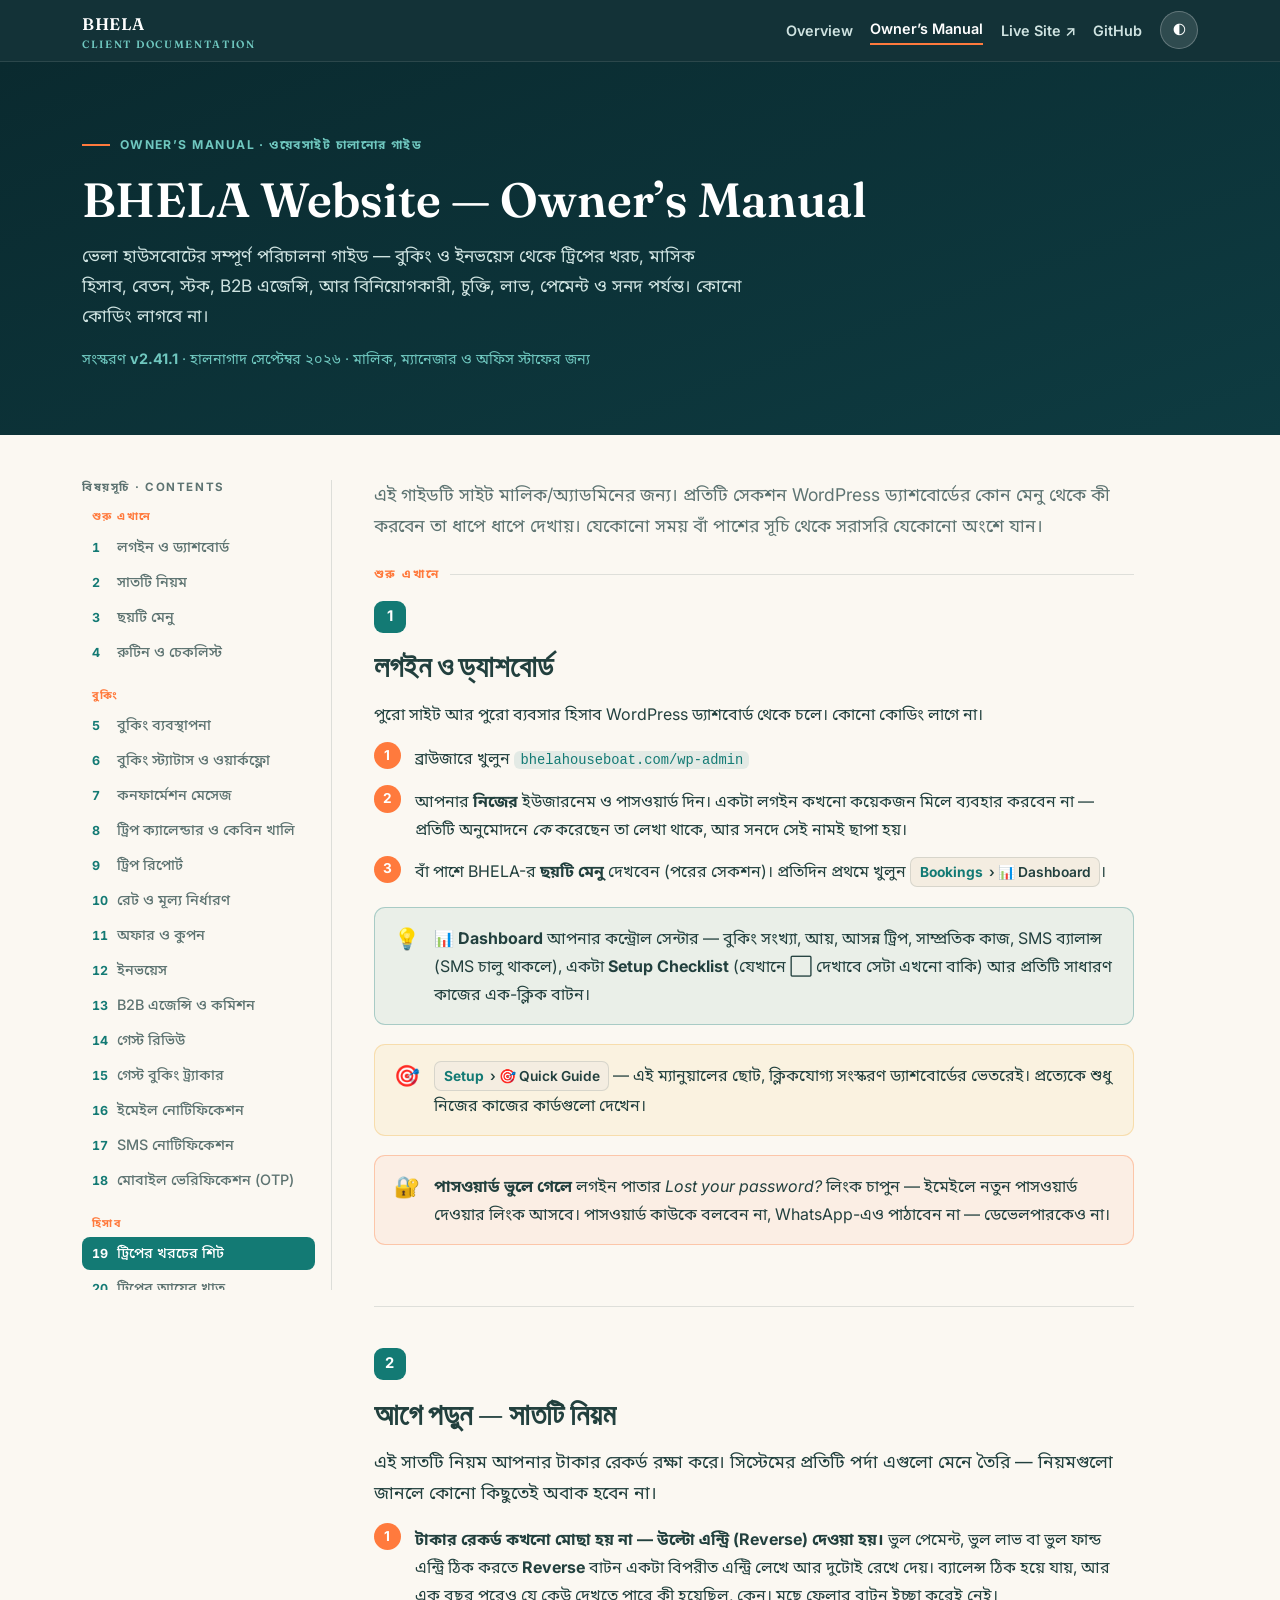
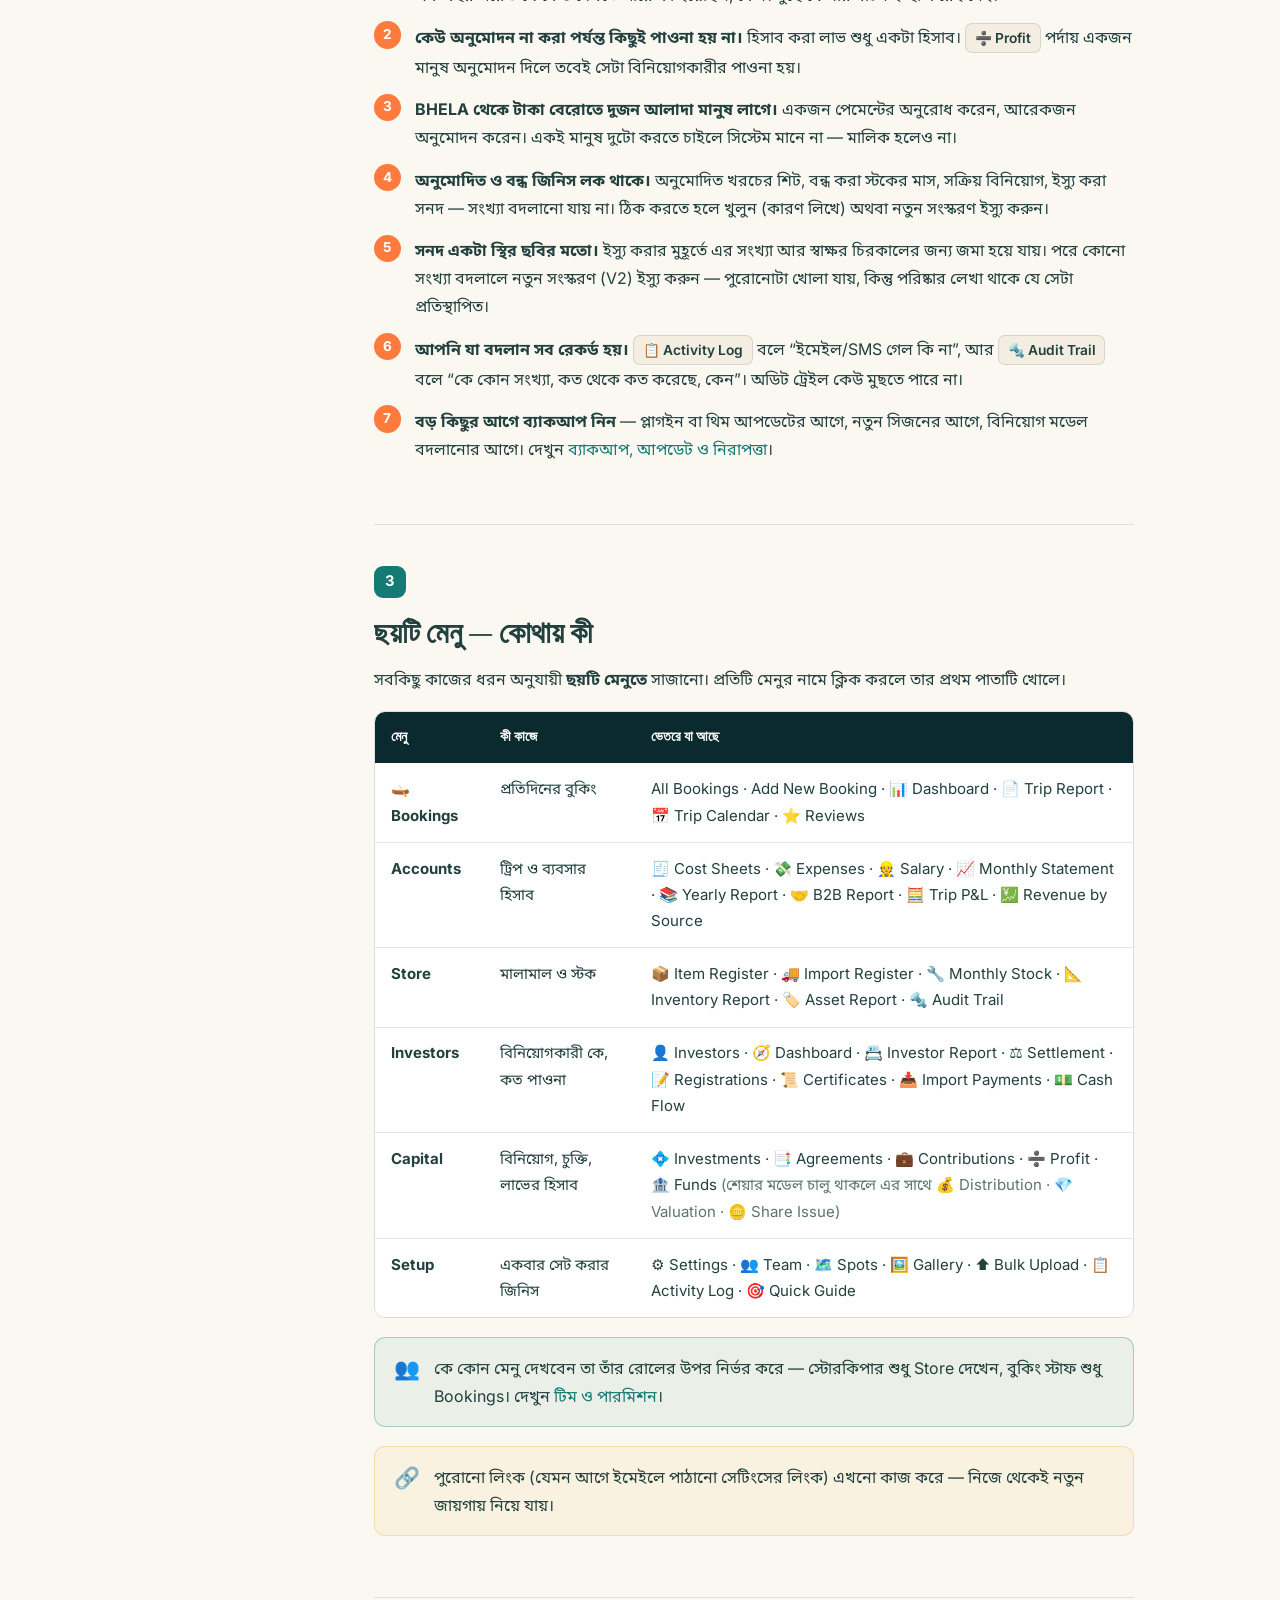
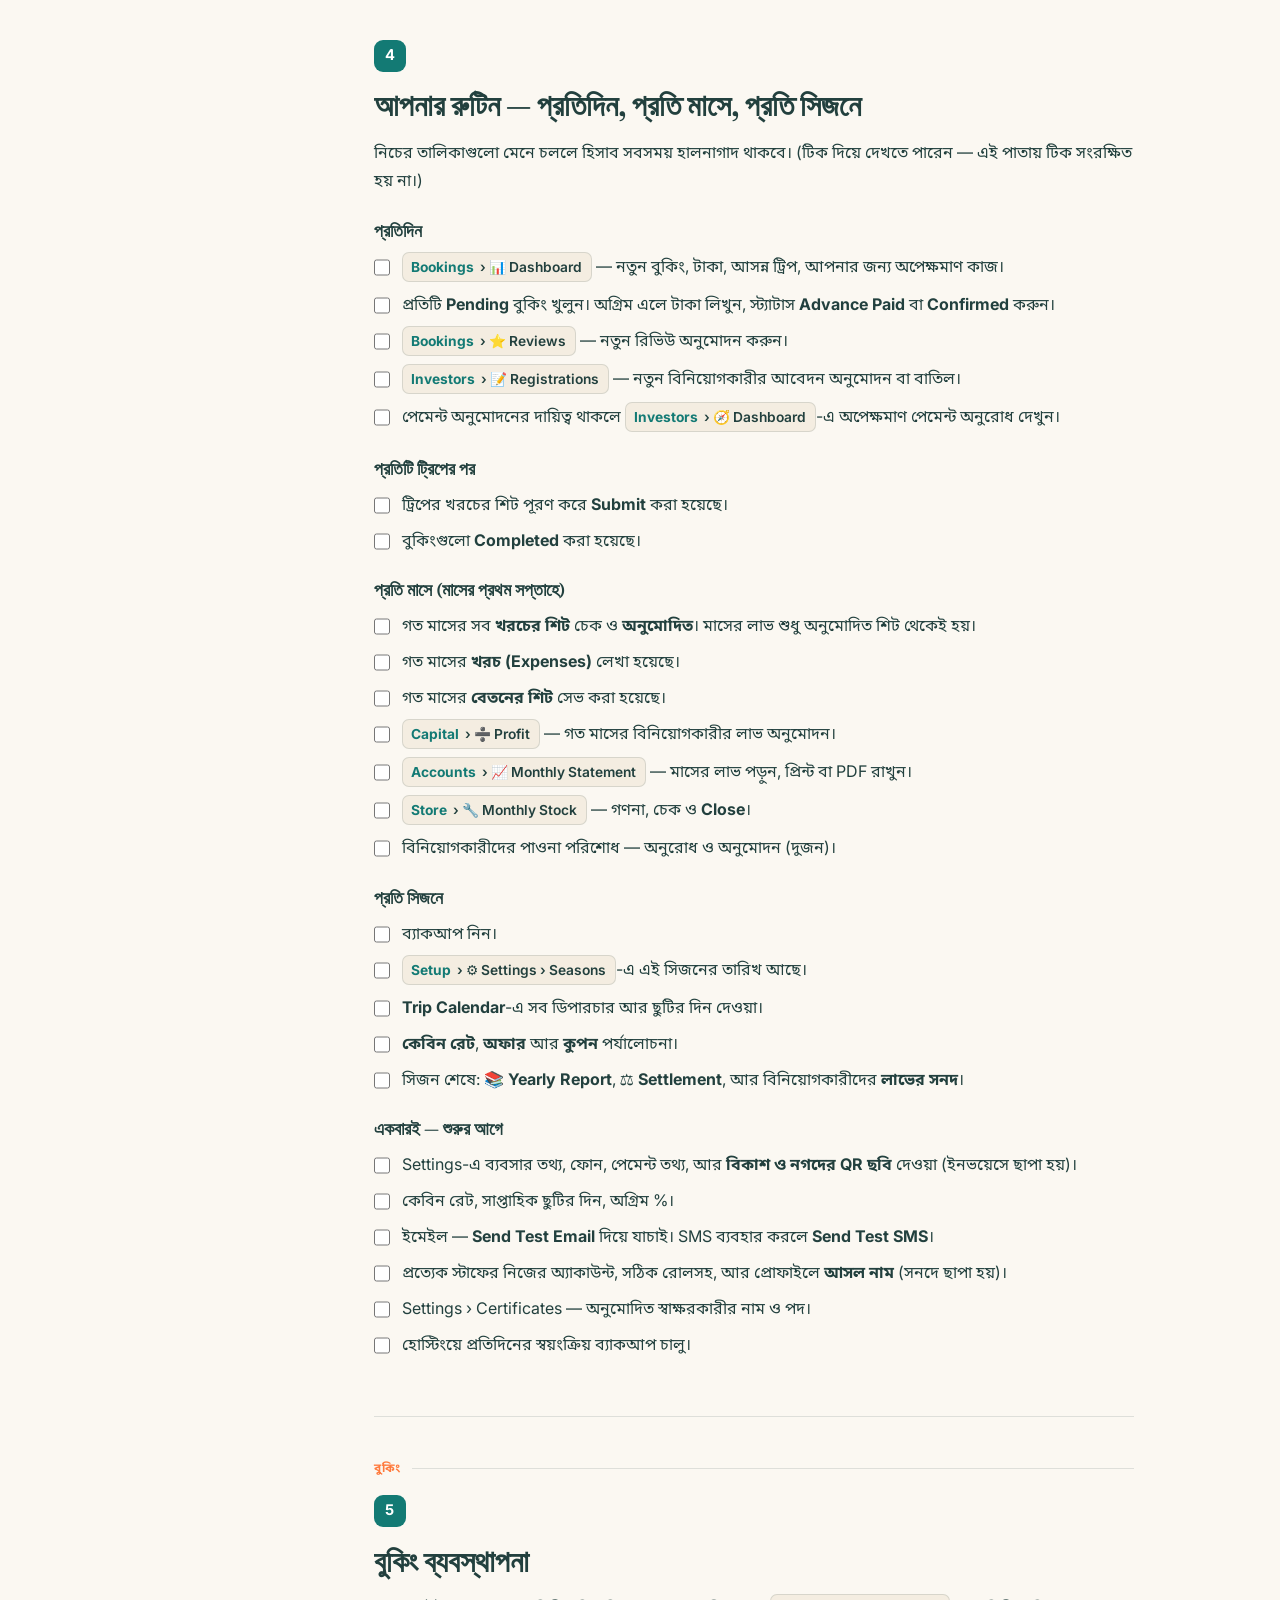
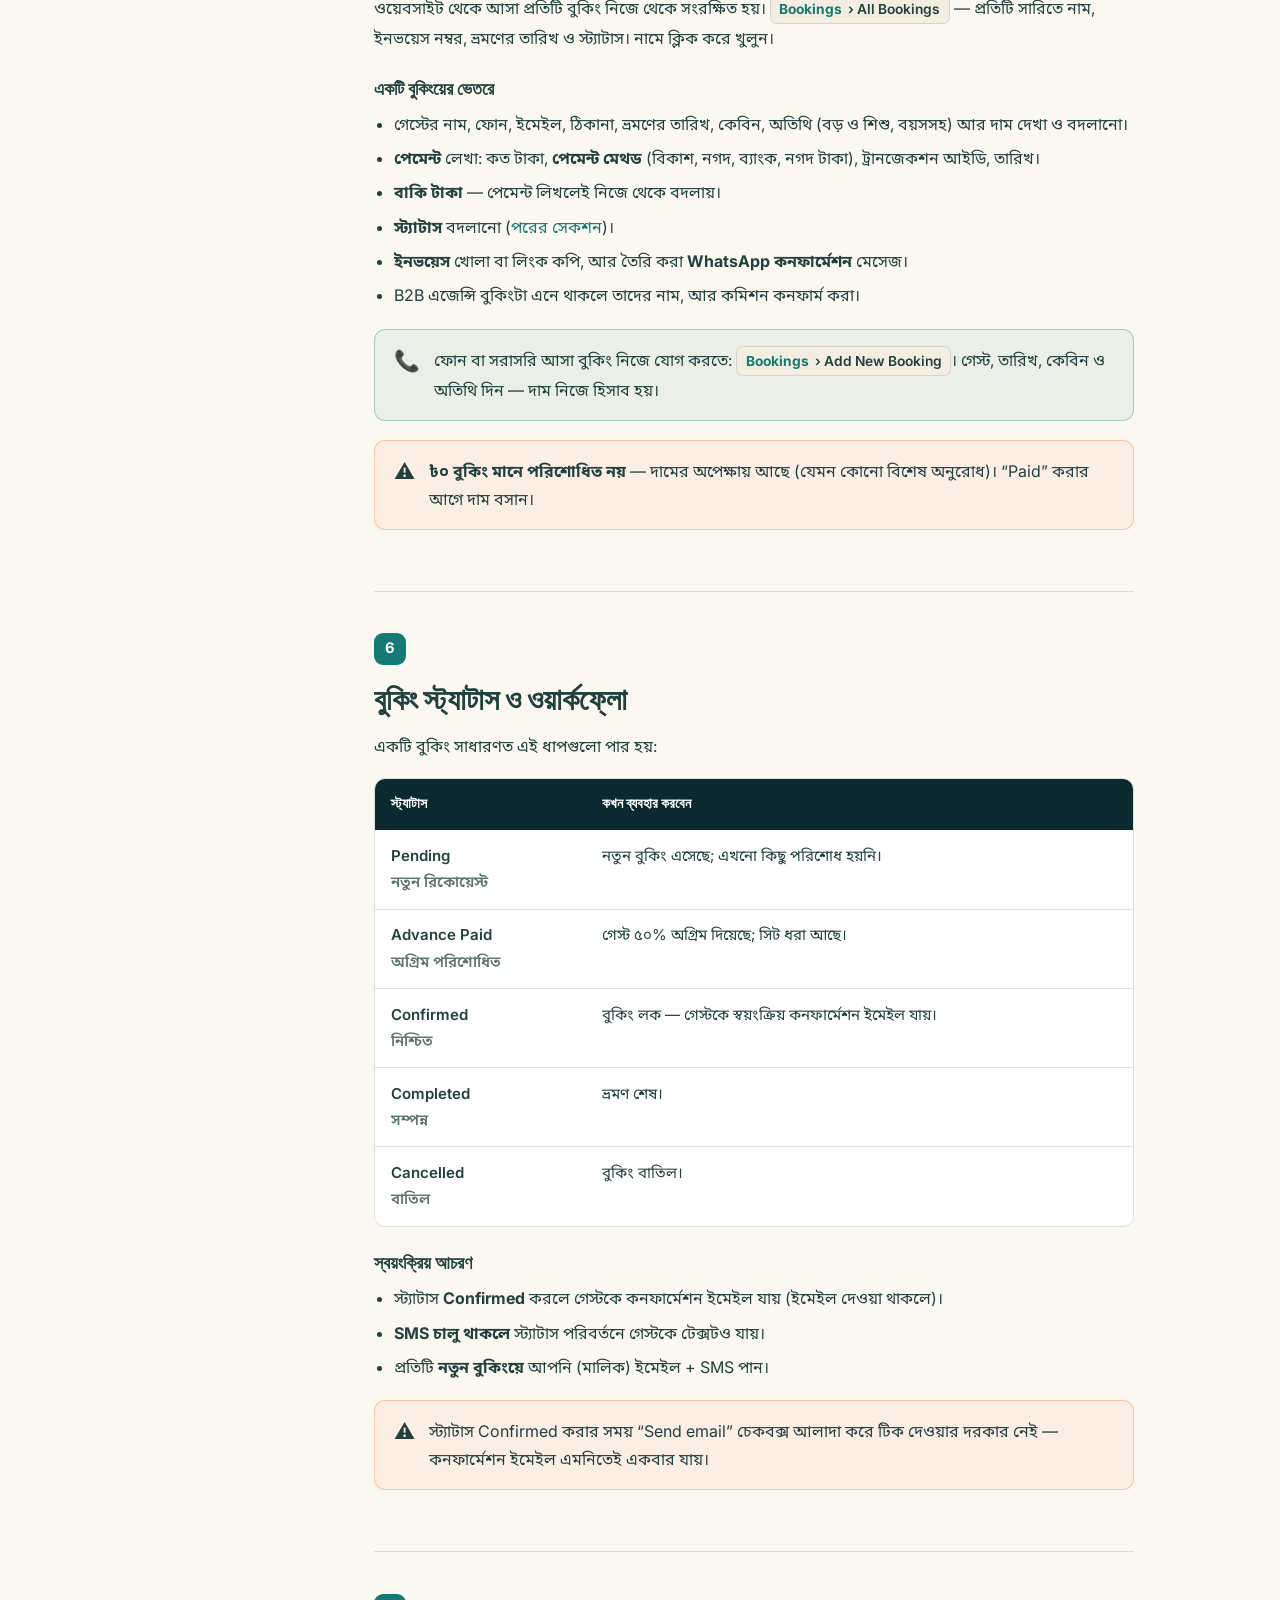
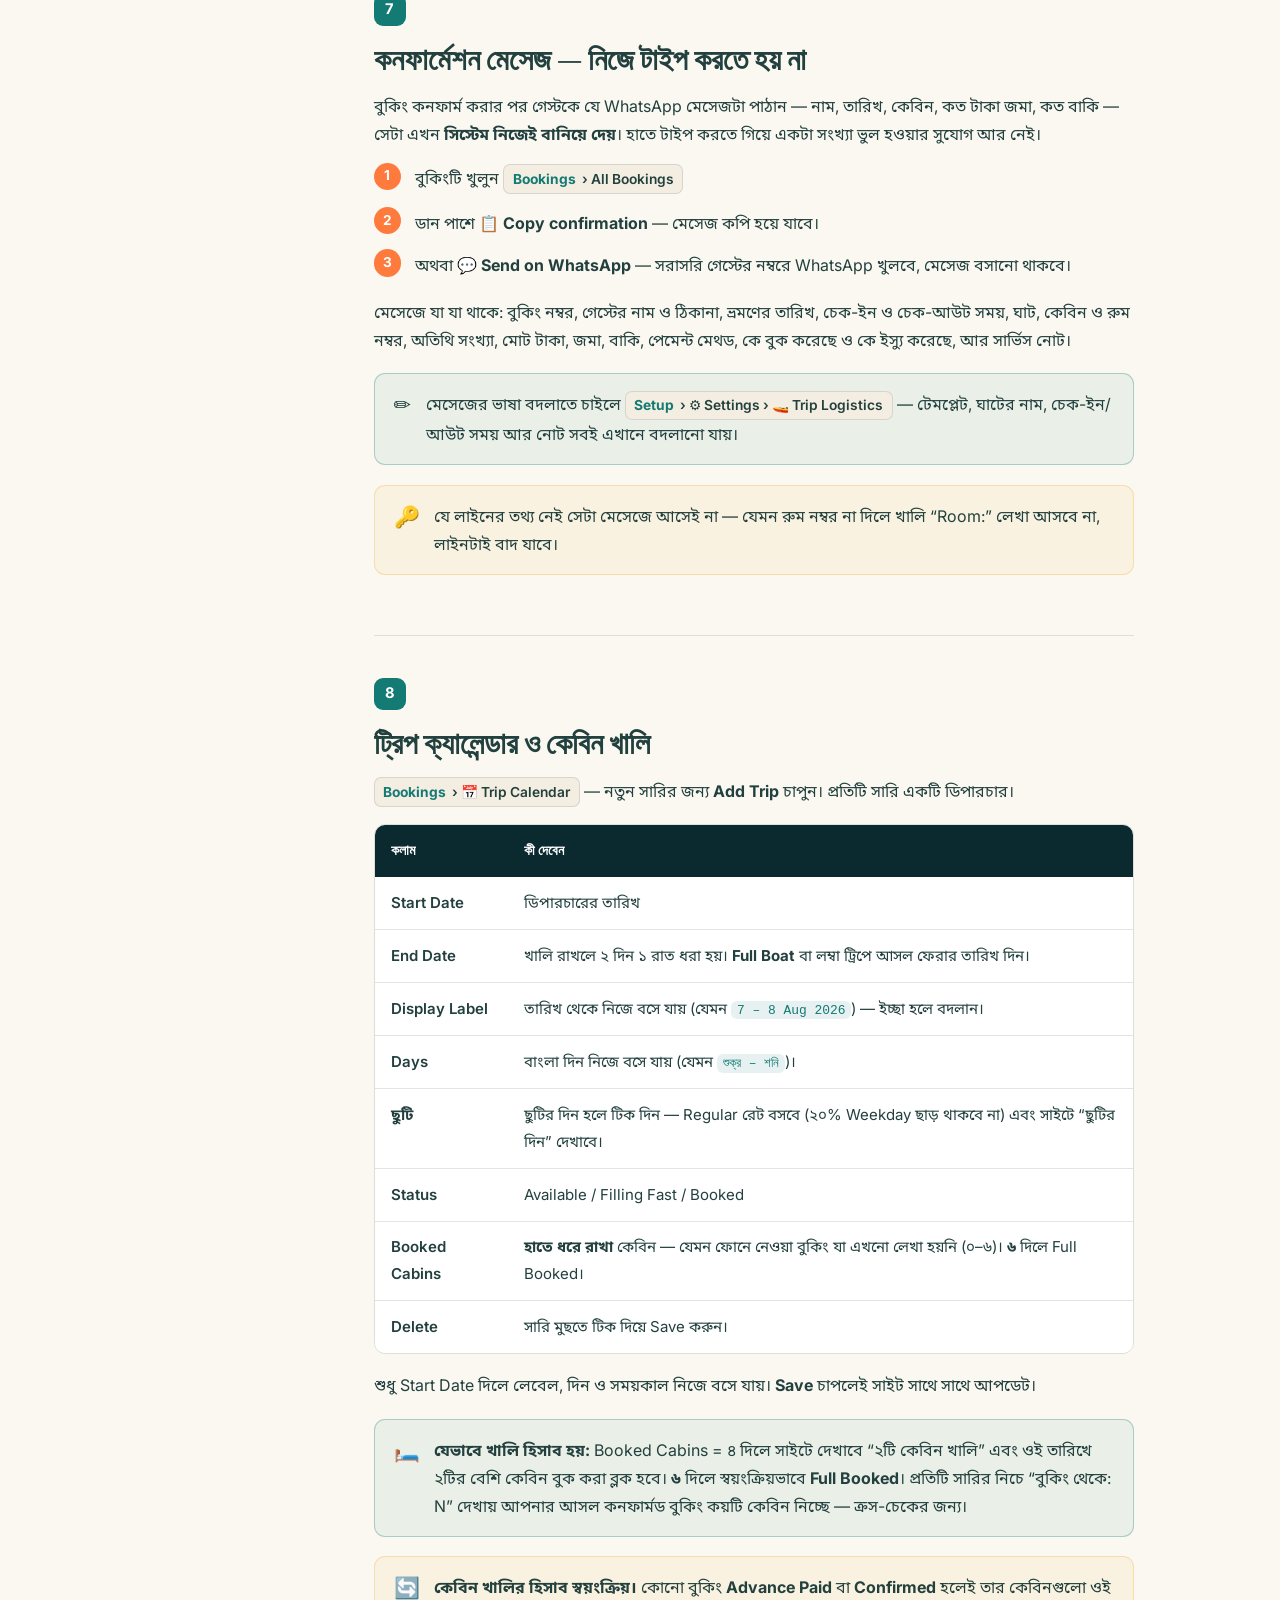
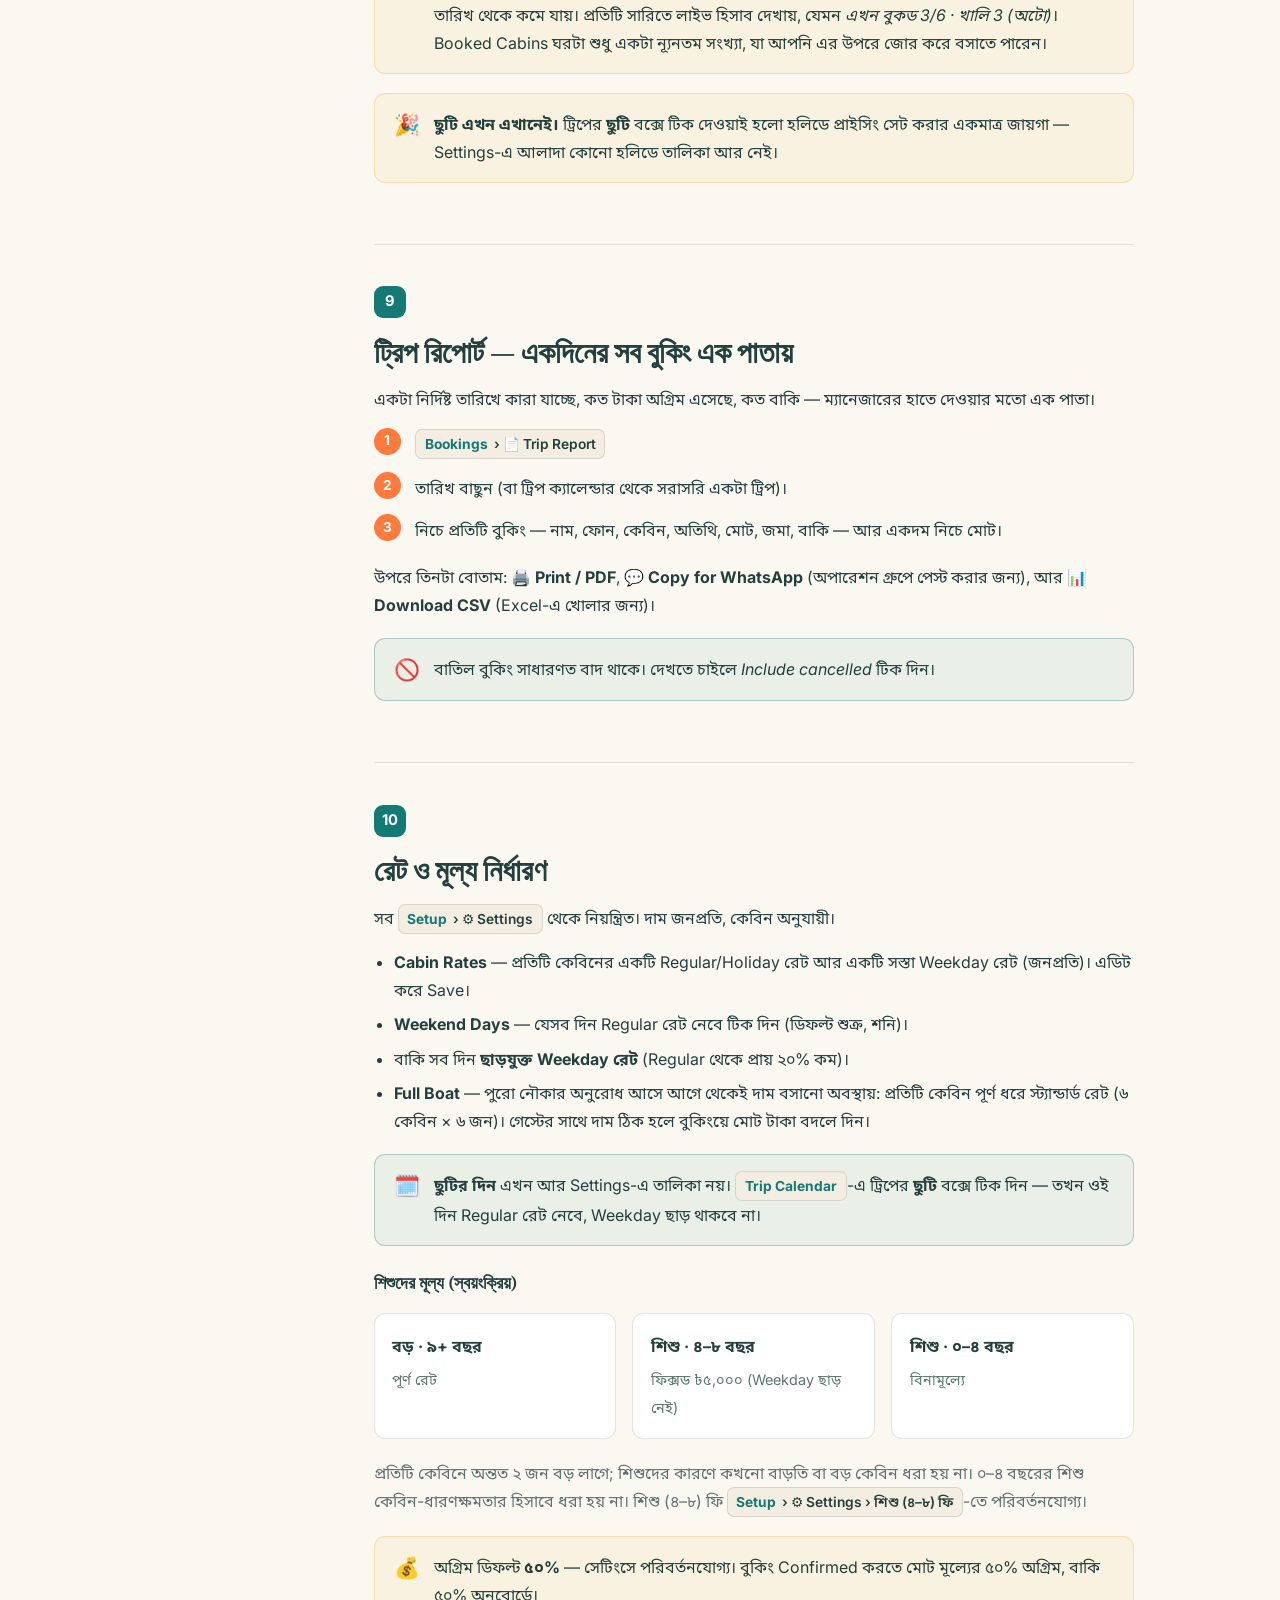
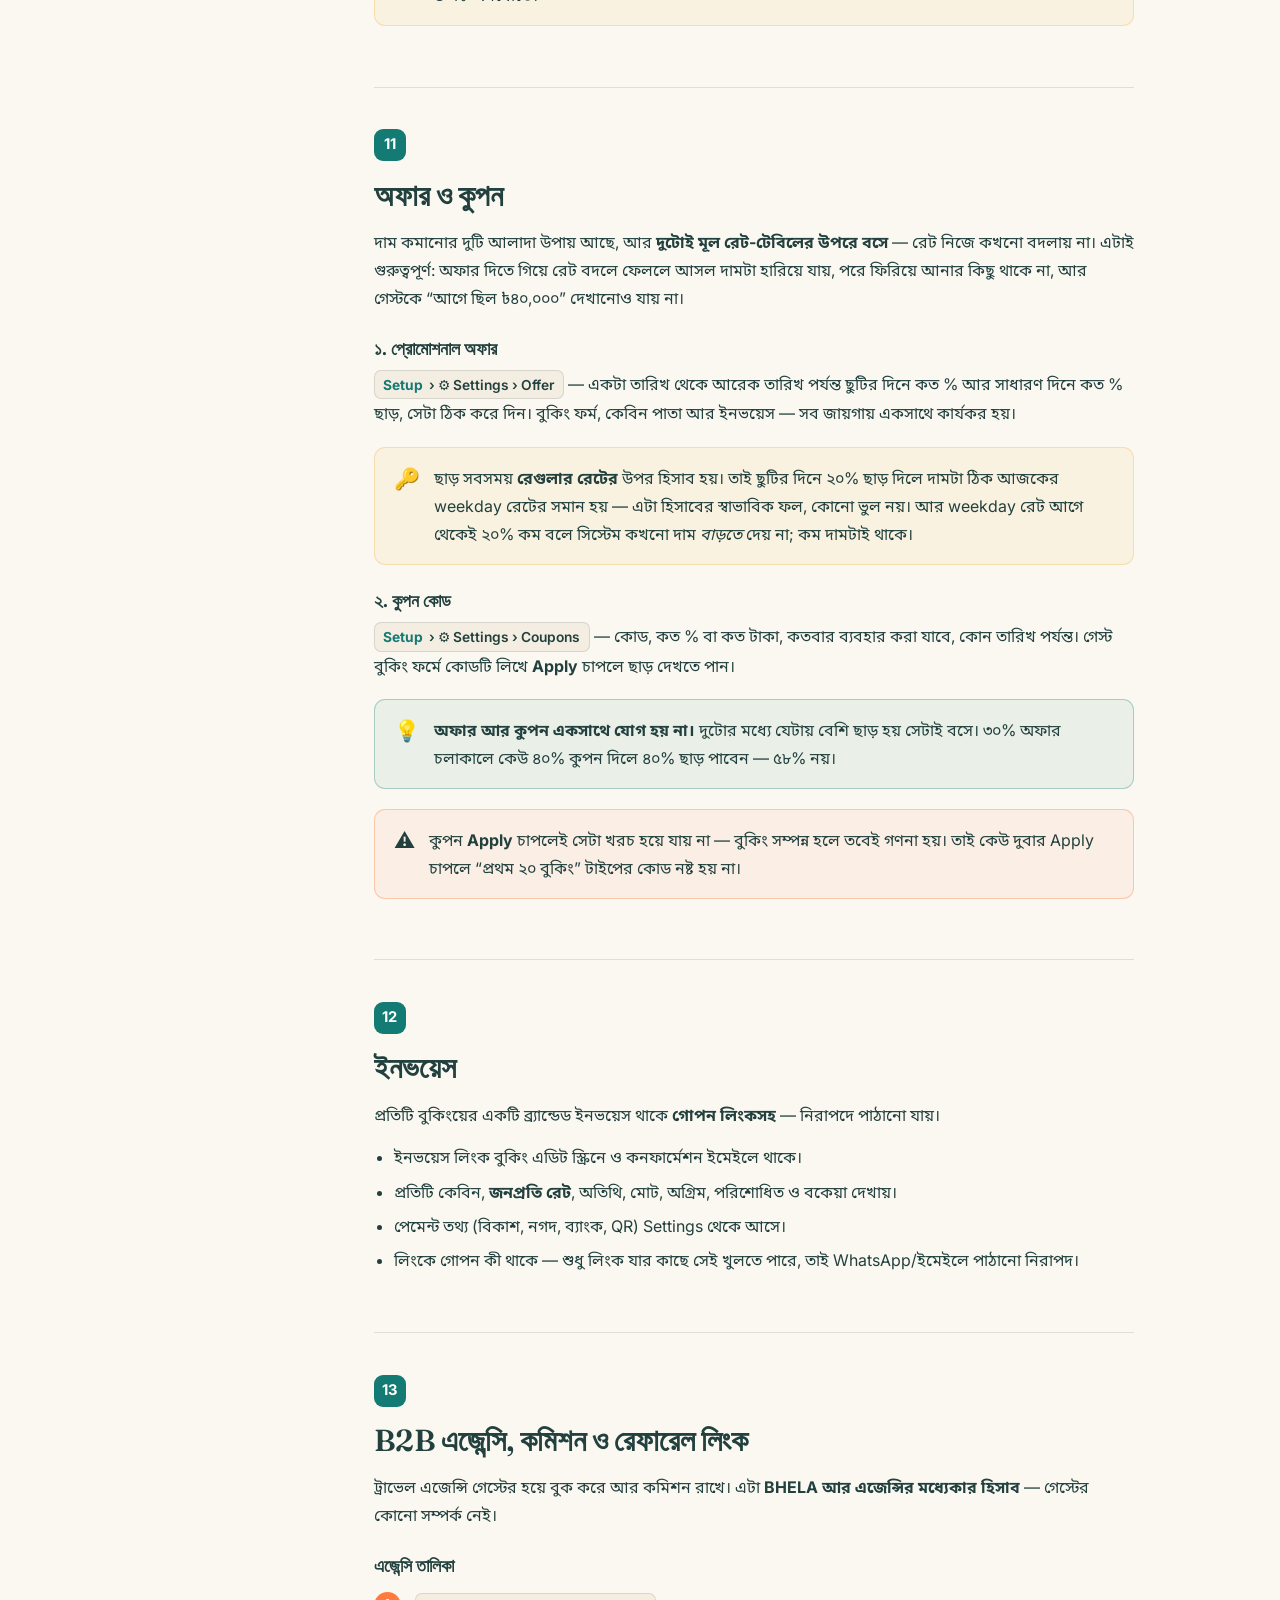
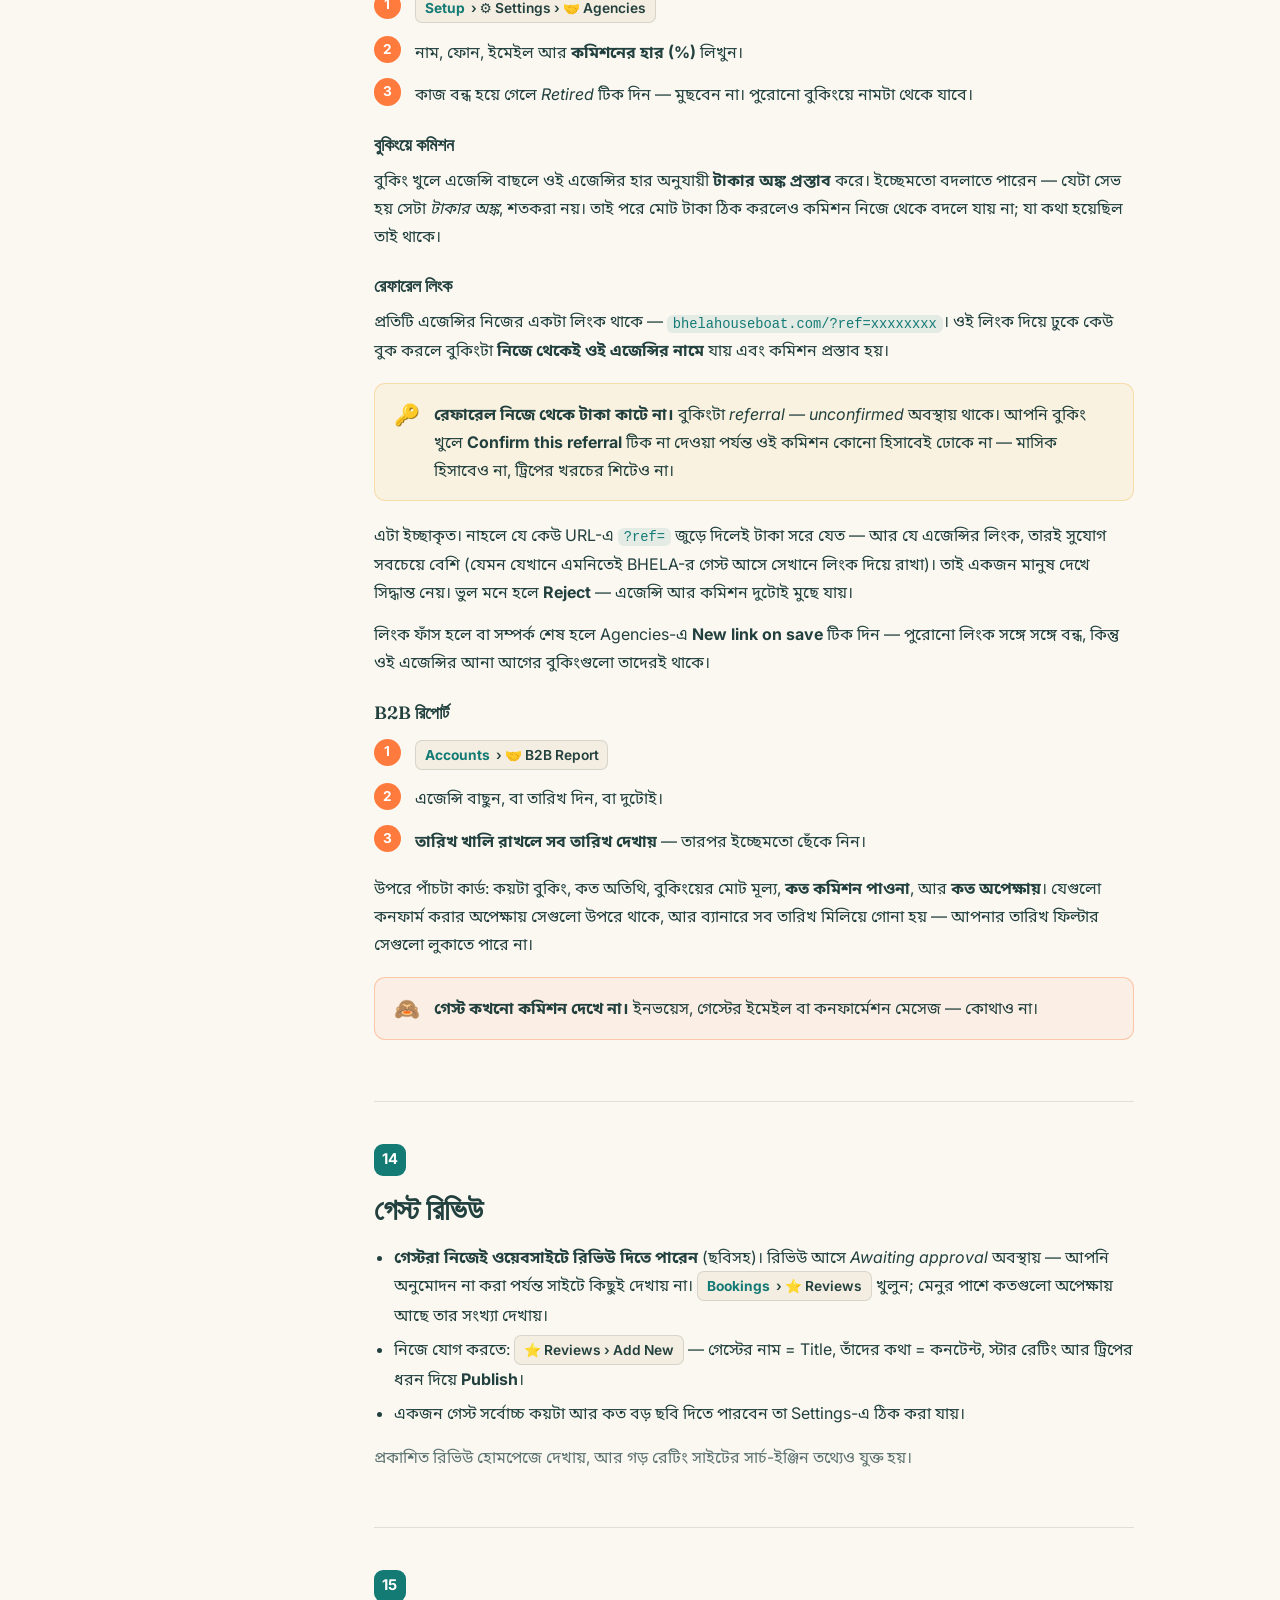
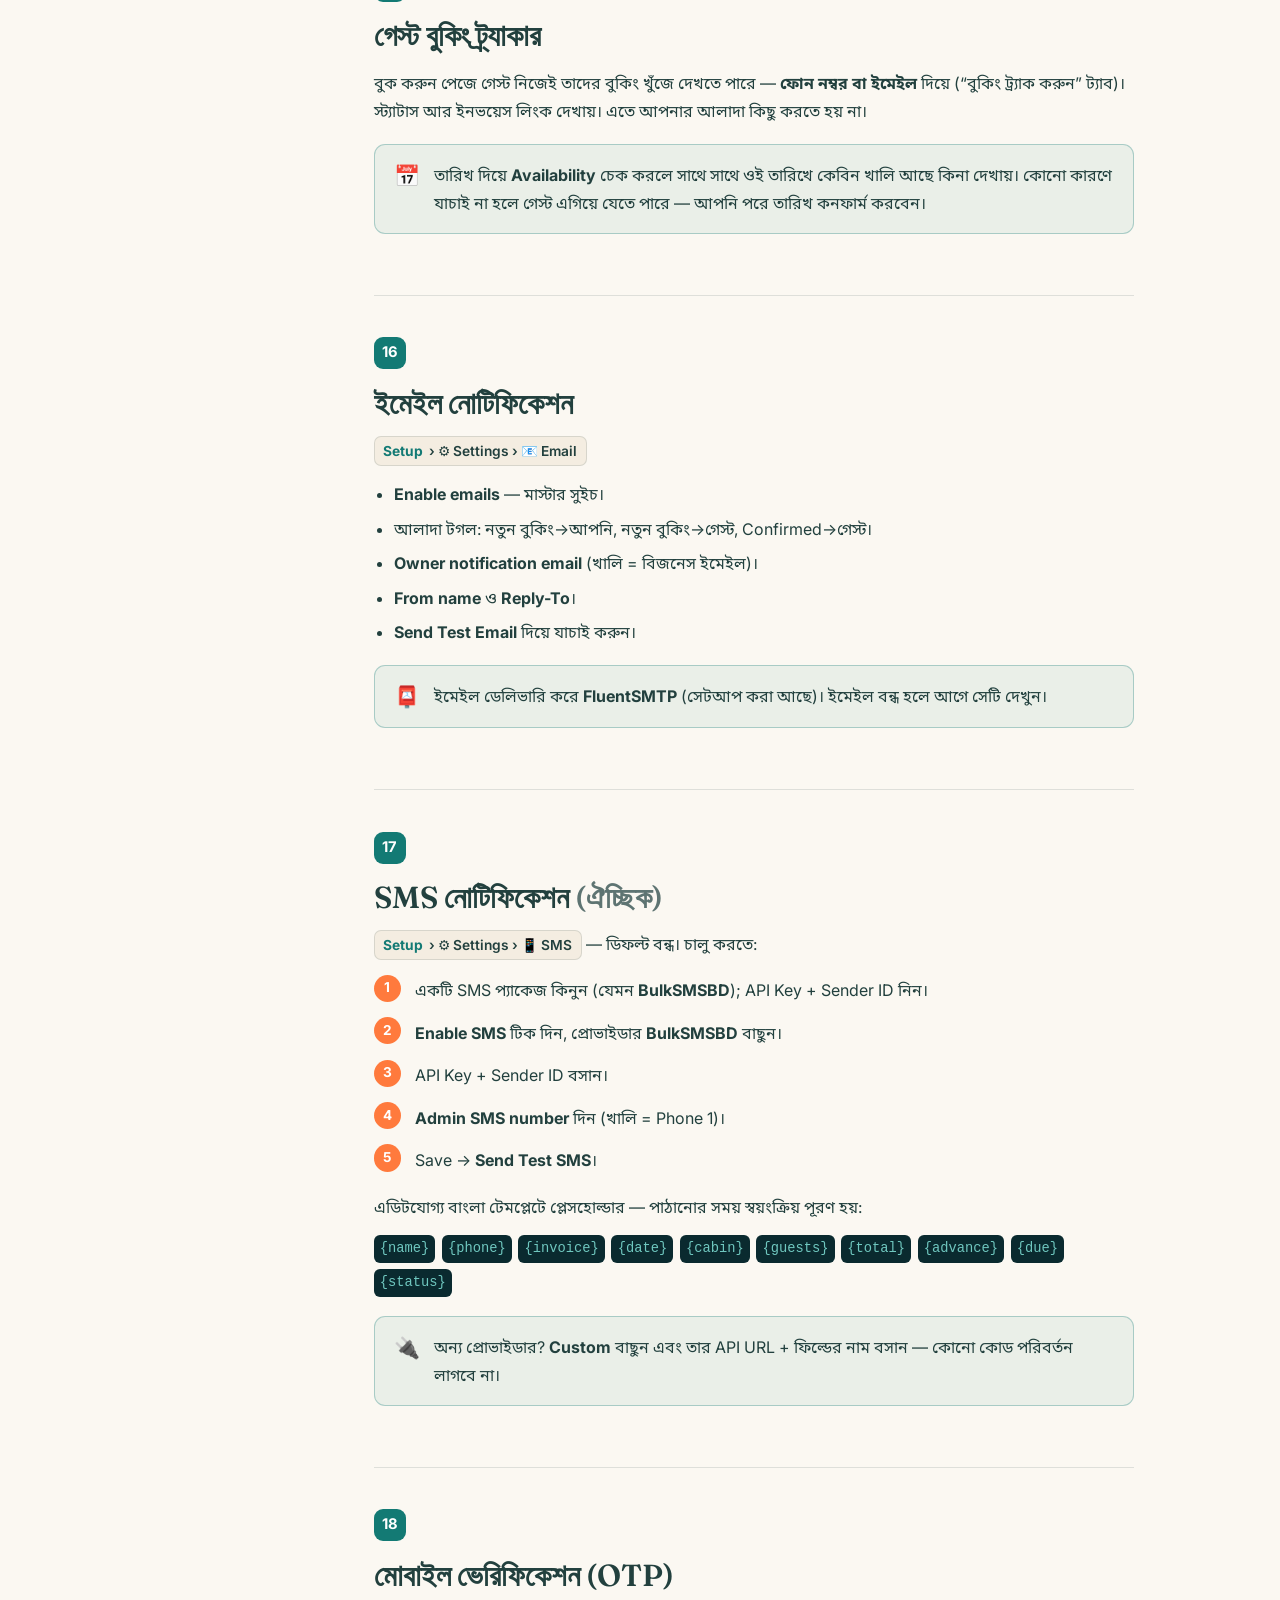
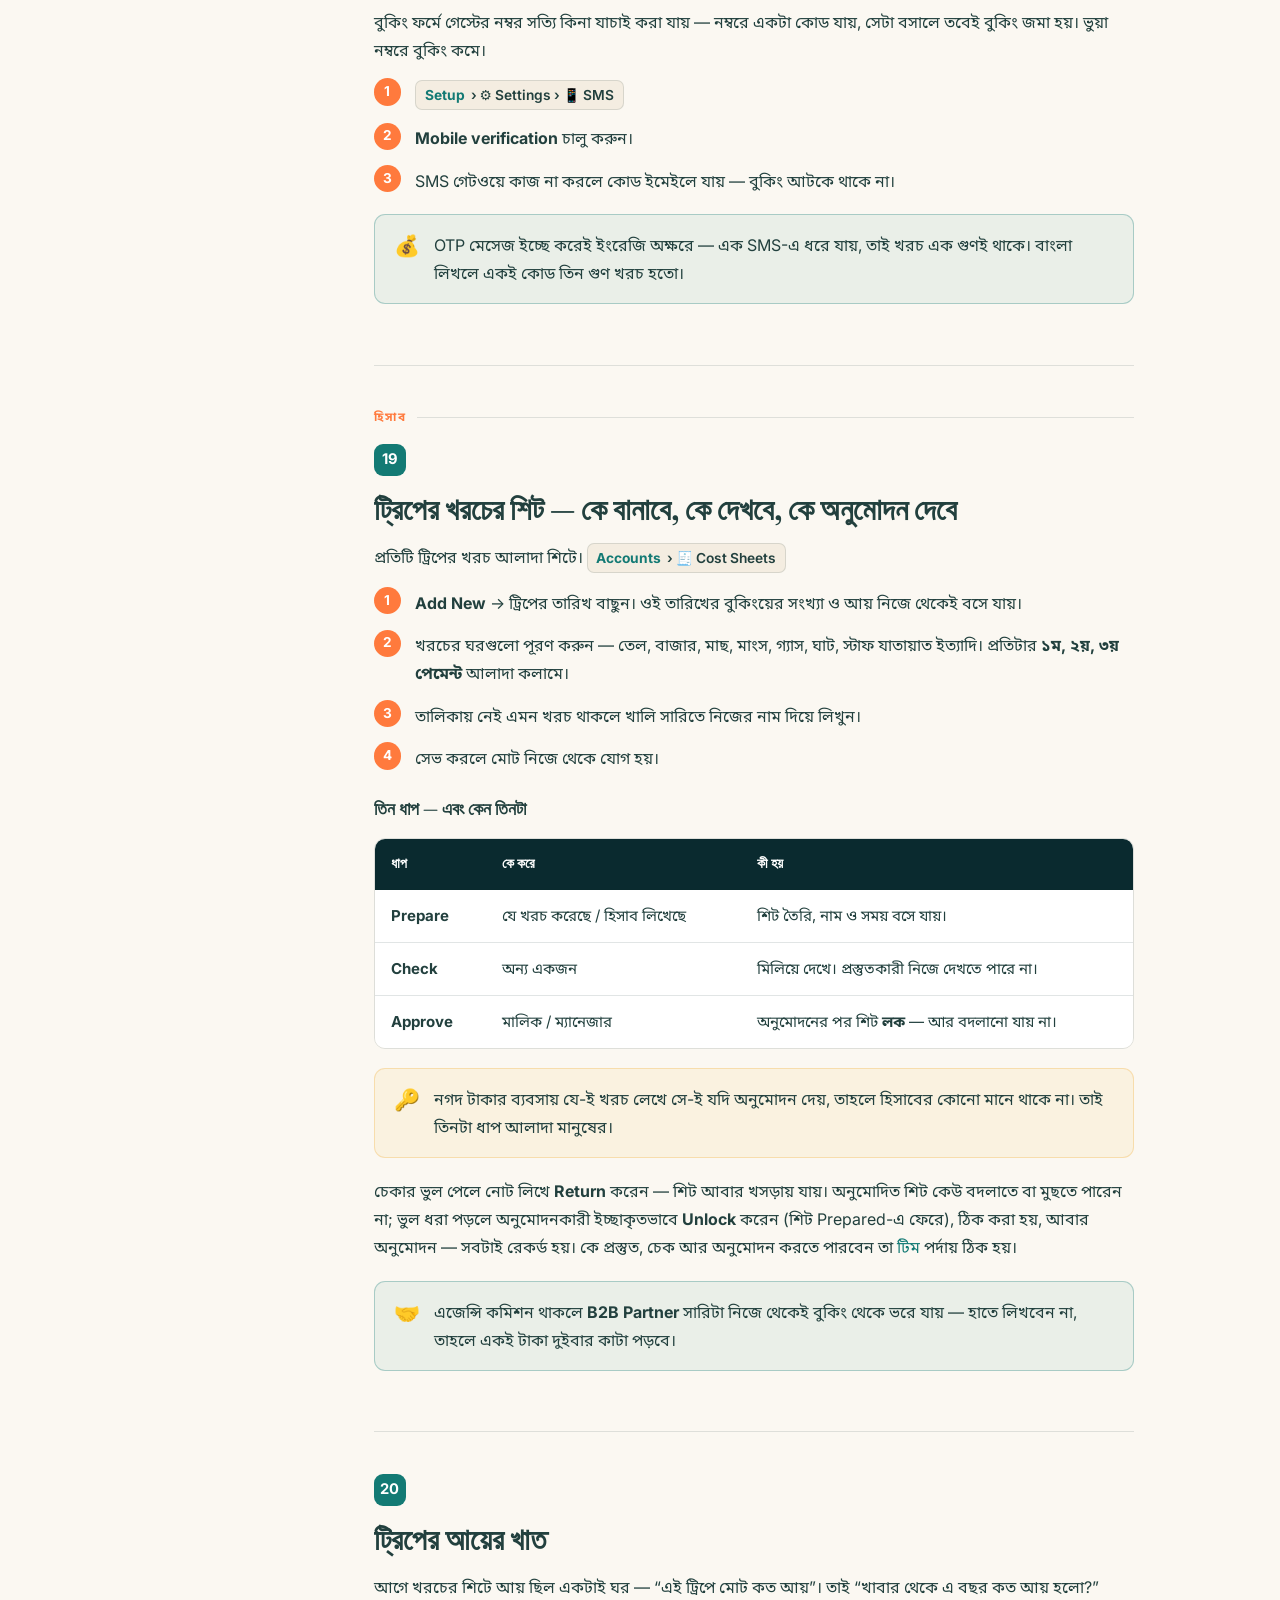
<file: manual.html>
<!doctype html>
<html lang="bn">
<head>
<meta charset="utf-8">
<meta name="viewport" content="width=device-width, initial-scale=1">
<title>Owner’s Manual — BHELA – The Haor Exclusive</title>
<meta name="description" content="BHELA হাউসবোটের সম্পূর্ণ বাংলা ব্যবহার-নির্দেশিকা (v2.41.1): বুকিং, রেট, অফার ও কুপন, ইনভয়েস, B2B এজেন্সি, ট্রিপের খরচ ও আয়, মাসিক ও বার্ষিক হিসাব, বেতন, স্টক, বিনিয়োগকারী, চুক্তি ও বিনিয়োগ, লাভ অনুমোদন, দুই-স্বাক্ষরে পেমেন্ট, সনদ ও যাচাই, পোর্টাল, সেটিংস, টিম, ব্যাকআপ ও সমস্যা সমাধান।">
<link rel="preconnect" href="https://fonts.googleapis.com">
<link rel="preconnect" href="https://fonts.gstatic.com" crossorigin>
<link href="https://fonts.googleapis.com/css2?family=Fraunces:opsz,wght@9..144,500;9..144,600;9..144,700&family=Inter:wght@400;500;600;700&family=Noto+Sans+Bengali:wght@400;500;600;700&display=swap" rel="stylesheet">
<style>
:root{
  --ink:#0A2A2F; --ink-2:#0E3B41; --primary:#137A74; --primary-soft:#1B968F;
  --aqua:#6FC7BF; --cta:#FF7A3D; --cta-dark:#E5601F; --gold:#F5C97B;
  --sand:#F4EDE1; --cream:#FBF8F2; --white:#fff;
  --text:#22403E; --text-soft:#5E7472; --line:rgba(10,42,47,.12);
  --bg:var(--cream); --surface:#fff; --card:#fff;
  --font-display:'Fraunces',Georgia,serif;
  --font-body:'Inter','Noto Sans Bengali',system-ui,sans-serif;
  --mono:ui-monospace,'SF Mono',Menlo,Consolas,monospace;
  --radius:18px; --radius-sm:11px; --shadow:0 18px 50px rgba(10,42,47,.14);
  --shadow-sm:0 8px 24px rgba(10,42,47,.09); --container:1180px;
}
@media (prefers-color-scheme:dark){
  :root{ --bg:#08181B; --surface:#0E272B; --card:#0E272B; --text:#DCEBE9;
    --text-soft:#8FB0AD; --line:rgba(220,235,233,.14); --cream:#08181B; --sand:#0C2226; }
}
:root[data-theme="dark"]{ --bg:#08181B; --surface:#0E272B; --card:#0E272B; --text:#DCEBE9;
  --text-soft:#8FB0AD; --line:rgba(220,235,233,.14); --cream:#08181B; --sand:#0C2226; }
:root[data-theme="light"]{ --bg:#FBF8F2; --surface:#fff; --card:#fff; --text:#22403E;
  --text-soft:#5E7472; --line:rgba(10,42,47,.12); --cream:#FBF8F2; --sand:#F4EDE1; }
*,*::before,*::after{box-sizing:border-box;margin:0;padding:0}
html{scroll-behavior:smooth;scroll-padding-top:80px}
body{font-family:var(--font-body);color:var(--text);background:var(--bg);line-height:1.75;
  -webkit-font-smoothing:antialiased;font-size:16px}
h1,h2,h3,h4{font-family:var(--font-display);font-weight:600;line-height:1.25;color:var(--text)}
a{color:var(--primary);text-decoration:none}
a:hover{color:var(--cta)}
code{font-family:var(--mono);font-size:.86em;background:rgba(19,122,116,.1);color:var(--primary);
  padding:.12em .45em;border-radius:6px}
:root[data-theme="dark"] code,@media(prefers-color-scheme:dark){code{color:var(--aqua)}}
.wrap{max-width:var(--container);margin-inline:auto;padding-inline:clamp(1.1rem,4vw,2rem)}

/* Top nav (shared with index) */
.topbar{position:sticky;top:0;z-index:60;background:rgba(10,42,47,.96);
  backdrop-filter:blur(10px);-webkit-backdrop-filter:blur(10px);
  border-bottom:1px solid rgba(255,255,255,.1)}
.topbar__in{display:flex;align-items:center;justify-content:space-between;gap:1rem;
  padding:.65rem 0;flex-wrap:wrap}
.topbar .brand{color:#fff;font-family:var(--font-display);font-weight:600;font-size:1.05rem;
  letter-spacing:.03em}
.topbar .brand span{color:var(--aqua);font-size:.66rem;letter-spacing:.16em;
  text-transform:uppercase;display:block;line-height:1}
.topbar nav{display:flex;gap:1.1rem;align-items:center}
.topbar nav a{color:#CFE3E1;font-weight:600;font-size:.9rem}
.topbar nav a:hover{color:var(--aqua)}
.topbar nav a.on{color:#fff;border-bottom:2px solid var(--cta);padding-bottom:2px}
.toggle{background:rgba(255,255,255,.12);border:1px solid rgba(255,255,255,.25);color:#fff;
  width:38px;height:38px;border-radius:50%;cursor:pointer;font-size:1rem;display:grid;place-items:center}

/* Hero */
.doc-hero{background:linear-gradient(160deg,var(--ink),var(--ink-2));color:#fff;
  padding:clamp(2.6rem,6vw,4rem) 0}
.doc-hero .eyebrow{display:inline-flex;align-items:center;gap:.6rem;font-size:.76rem;font-weight:700;
  letter-spacing:.12em;text-transform:uppercase;color:var(--aqua);margin-bottom:.9rem}
.doc-hero .eyebrow::before{content:"";width:28px;height:2px;background:var(--cta)}
.doc-hero h1{color:#fff;font-size:clamp(2rem,4.5vw,3rem);margin-bottom:.7rem}
.doc-hero p{color:#CFE3E1;max-width:60ch;font-size:1.08rem}

/* Layout: sticky TOC + content */
.layout{display:grid;grid-template-columns:250px 1fr;gap:2.6rem;padding-block:2.8rem;align-items:start}
.toc{position:sticky;top:74px;max-height:calc(100vh - 90px);overflow:auto;
  border-right:1px solid var(--line);padding-right:1rem}
.toc h4{font-size:.72rem;letter-spacing:.14em;text-transform:uppercase;color:var(--text-soft);
  margin-bottom:.8rem;font-family:var(--font-body);font-weight:700}
.toc ol{list-style:none;counter-reset:s}
.toc li{counter-increment:s;margin-bottom:.15rem}
.toc a{display:flex;gap:.6rem;align-items:baseline;padding:.4rem .6rem;border-radius:8px;
  color:var(--text-soft);font-size:.9rem;font-weight:500;line-height:1.35}
.toc a::before{content:counter(s);font-variant-numeric:tabular-nums;font-weight:700;
  color:var(--primary);font-size:.78rem;min-width:1.3em}
.toc a:hover{background:rgba(19,122,116,.08);color:var(--text)}
.toc a.active{background:var(--primary);color:#fff}
.toc a.active::before{color:#fff}

/* Content */
.content{min-width:0;max-width:760px}
.sec{scroll-margin-top:80px;padding-bottom:2.6rem;margin-bottom:2.6rem;border-bottom:1px solid var(--line)}
.sec:last-child{border-bottom:0}
.sec__num{display:inline-flex;align-items:center;justify-content:center;width:2rem;height:2rem;
  border-radius:9px;background:var(--primary);color:#fff;font-family:var(--font-body);font-weight:700;
  font-size:.92rem;margin-bottom:.9rem}
.sec h2{font-size:clamp(1.4rem,3vw,1.9rem);margin-bottom:.9rem}
.sec h3{font-size:1.12rem;margin:1.6rem 0 .6rem}
.sec p{margin-bottom:.9rem;color:var(--text)}
.sec p.muted,.muted{color:var(--text-soft)}
.sec ul,.sec ol{margin:0 0 1rem 1.3rem}
.sec li{margin-bottom:.4rem}
.lead{font-size:1.1rem;color:var(--text-soft);margin-bottom:1.4rem}

/* Menu path chip */
.path{display:inline-flex;align-items:center;gap:.35rem;background:var(--sand);
  border:1px solid var(--line);border-radius:7px;padding:.12rem .55rem;font-size:.86rem;
  font-weight:600;color:var(--text);white-space:nowrap}
.path b{color:var(--primary)}

/* Step list */
.steps{list-style:none;counter-reset:st;margin:1rem 0 1.2rem!important}
.steps li{counter-increment:st;position:relative;padding-left:2.6rem;margin-bottom:.9rem}
.steps li::before{content:counter(st);position:absolute;left:0;top:-.1rem;width:1.7rem;height:1.7rem;
  border-radius:50%;background:var(--cta);color:#fff;display:grid;place-items:center;
  font-weight:700;font-size:.85rem}

/* Callouts */
.callout{display:flex;gap:.9rem;border-radius:var(--radius-sm);padding:1rem 1.2rem;margin:1.2rem 0;
  border:1px solid var(--line);background:var(--surface)}
.callout .ic{font-size:1.3rem;flex:0 0 auto;line-height:1.4}
.callout p{margin:0}
.callout--tip{background:rgba(19,122,116,.07);border-color:rgba(19,122,116,.3)}
.callout--warn{background:rgba(255,122,61,.08);border-color:rgba(255,122,61,.35)}
.callout--key{background:rgba(245,201,123,.14);border-color:rgba(245,201,123,.5)}

/* Tables */
.tbl-scroll{overflow-x:auto;border:1px solid var(--line);border-radius:var(--radius-sm);margin:1.1rem 0}
table{border-collapse:collapse;width:100%;min-width:480px;background:var(--surface)}
th,td{text-align:left;padding:.8rem 1rem;border-bottom:1px solid var(--line);font-size:.94rem;vertical-align:top}
thead th{background:var(--ink);color:#fff;font-family:var(--font-display);font-weight:600;font-size:.9rem}
tbody tr:last-child td{border-bottom:0}
td:first-child{font-weight:600}

/* Placeholder tokens */
.tokens{display:flex;flex-wrap:wrap;gap:.4rem;margin:.6rem 0 1rem}
.tokens code{background:var(--ink);color:var(--aqua)}

/* Cards row */
.cards{display:grid;grid-template-columns:repeat(auto-fit,minmax(210px,1fr));gap:1rem;margin:1.2rem 0}
.mini{background:var(--card);border:1px solid var(--line);border-radius:var(--radius-sm);padding:1.1rem}
.mini b{display:block;margin-bottom:.3rem}
.mini span{color:var(--text-soft);font-size:.9rem}

/* Footer */
footer{background:var(--ink);color:#9FBFBC;padding:2.4rem 0;text-align:center;font-size:.92rem}
footer a{color:var(--aqua)}
footer .tag{font-family:var(--font-display);color:var(--gold);font-size:1.05rem;display:block;margin-bottom:.7rem}
footer strong{color:#DCEBE9}

/* Back to top */
.totop{position:fixed;right:1.1rem;bottom:1.1rem;z-index:40;background:var(--cta);color:#fff;
  width:44px;height:44px;border-radius:50%;display:grid;place-items:center;font-size:1.2rem;
  box-shadow:0 8px 24px rgba(255,122,61,.4);opacity:0;pointer-events:none;transition:opacity .3s}
.totop.show{opacity:1;pointer-events:auto}

@media (max-width:860px){
  .layout{grid-template-columns:1fr;gap:1.4rem}
  .toc{position:static;max-height:none;border-right:0;border-bottom:1px solid var(--line);
    padding-right:0;padding-bottom:1rem}
  .toc ol{columns:2;column-gap:1rem}
}
@media (max-width:520px){ .toc ol{columns:1} }
@media (max-width:600px){
  body{overflow-x:hidden}
  .topbar__in{flex-direction:column;align-items:flex-start;gap:.55rem;padding:.6rem 0}
  .topbar .brand{font-size:1rem}
  .topbar nav{width:100%;gap:.5rem .9rem;flex-wrap:wrap}
  .topbar nav a{font-size:.86rem;padding:.25rem 0}
  .toggle{width:34px;height:34px;margin-left:auto}
  .layout{padding-block:1.6rem}
  .sec{padding-bottom:2rem;margin-bottom:2rem}
  .steps li{padding-left:2.3rem}
  .callout{padding:.9rem 1rem}
  .path{white-space:normal}
}

/* v2.41.1 additions: grouped TOC, part labels, checklists, version line */
.toc li.part{counter-increment:none;font-size:.68rem;letter-spacing:.14em;text-transform:uppercase;
  color:var(--cta);font-weight:700;margin:1.1rem 0 .25rem;padding-left:.6rem;break-after:avoid}
.toc li.part:first-child{margin-top:0}
.toc li{break-inside:avoid}
.part-label{font-size:.74rem;letter-spacing:.16em;text-transform:uppercase;font-weight:700;
  color:var(--cta);margin:0 0 1rem;display:flex;align-items:center;gap:.6rem}
.part-label::after{content:"";flex:1;height:1px;background:var(--line)}
.sec ul.check{list-style:none;margin-left:0}
.check li{margin-bottom:.5rem}
.check label{display:flex;gap:.7rem;align-items:flex-start;cursor:pointer}
.check input{margin-top:.45rem;width:1.05rem;height:1.05rem;accent-color:var(--primary);flex:0 0 auto}
.doc-hero p.ver{margin-top:.9rem;font-size:.9rem;color:var(--aqua)}
.sec h3 .path{font-size:.8rem;vertical-align:middle}
/* the topbar's padding shorthand was zeroing .wrap's side gutter */
.topbar__in{padding-inline:clamp(1.1rem,4vw,2rem)}
footer .credit{font-size:.85rem;color:#7C9E9B;margin-top:.35rem}
</style>
</head>
<body>
<div class="topbar">
  <div class="wrap topbar__in">
    <a class="brand" href="index.html">BHELA<span>Client Documentation</span></a>
    <nav>
      <a href="index.html">Overview</a>
      <a class="on" href="manual.html">Owner’s Manual</a>
      <a href="https://bhelahouseboat.com">Live Site ↗</a>
      <a href="https://github.com/shauncuier/BhelaHouseBoatWP">GitHub</a>
      <button class="toggle" onclick="(function(){var r=document.documentElement;var d=r.getAttribute('data-theme')==='dark'||(!r.getAttribute('data-theme')&&matchMedia('(prefers-color-scheme:dark)').matches);r.setAttribute('data-theme',d?'light':'dark');})()" aria-label="Toggle theme">◐</button>
    </nav>
  </div>
</div>

<header class="doc-hero">
  <div class="wrap">
    <span class="eyebrow">Owner’s Manual · ওয়েবসাইট চালানোর গাইড</span>
    <h1>BHELA Website — Owner’s Manual</h1>
    <p>ভেলা হাউসবোটের সম্পূর্ণ পরিচালনা গাইড — বুকিং ও ইনভয়েস থেকে ট্রিপের খরচ, মাসিক হিসাব, বেতন, স্টক, B2B এজেন্সি, আর বিনিয়োগকারী, চুক্তি, লাভ, পেমেন্ট ও সনদ পর্যন্ত। কোনো কোডিং লাগবে না।</p>
    <p class="ver">সংস্করণ <strong>v2.41.1</strong> · হালনাগাদ সেপ্টেম্বর ২০২৬ · মালিক, ম্যানেজার ও অফিস স্টাফের জন্য</p>
  </div>
</header>

<div class="wrap layout">
  <!-- TOC -->
  <aside class="toc">
    <h4>বিষয়সূচি · Contents</h4>
    <ol>
      <li class="part">শুরু এখানে</li>
      <li><a href="#login">লগইন ও ড্যাশবোর্ড</a></li>
      <li><a href="#rules">সাতটি নিয়ম</a></li>
      <li><a href="#menus">ছয়টি মেনু</a></li>
      <li><a href="#routine">রুটিন ও চেকলিস্ট</a></li>
      <li class="part">বুকিং</li>
      <li><a href="#bookings">বুকিং ব্যবস্থাপনা</a></li>
      <li><a href="#status">বুকিং স্ট্যাটাস ও ওয়ার্কফ্লো</a></li>
      <li><a href="#confirm">কনফার্মেশন মেসেজ</a></li>
      <li><a href="#calendar">ট্রিপ ক্যালেন্ডার ও কেবিন খালি</a></li>
      <li><a href="#tripreport">ট্রিপ রিপোর্ট</a></li>
      <li><a href="#pricing">রেট ও মূল্য নির্ধারণ</a></li>
      <li><a href="#discounts">অফার ও কুপন</a></li>
      <li><a href="#invoice">ইনভয়েস</a></li>
      <li><a href="#b2b">B2B এজেন্সি ও কমিশন</a></li>
      <li><a href="#reviews">গেস্ট রিভিউ</a></li>
      <li><a href="#tracker">গেস্ট বুকিং ট্র্যাকার</a></li>
      <li><a href="#email">ইমেইল নোটিফিকেশন</a></li>
      <li><a href="#sms">SMS নোটিফিকেশন</a></li>
      <li><a href="#otp">মোবাইল ভেরিফিকেশন (OTP)</a></li>
      <li class="part">হিসাব</li>
      <li><a href="#costs">ট্রিপের খরচের শিট</a></li>
      <li><a href="#income">ট্রিপের আয়ের খাত</a></li>
      <li><a href="#expenses">খরচ (Expenses)</a></li>
      <li><a href="#salary">বেতন</a></li>
      <li><a href="#statement">মাসিক ও বার্ষিক হিসাব</a></li>
      <li><a href="#seasons">সিজন</a></li>
      <li class="part">স্টোর</li>
      <li><a href="#store">স্টোর — মালামাল ও স্টক</a></li>
      <li class="part">বিনিয়োগকারী ও মূলধন</li>
      <li><a href="#invmodel">দুটি বিনিয়োগ মডেল</a></li>
      <li><a href="#investors">বিনিয়োগকারীর রেকর্ড</a></li>
      <li><a href="#investments">চুক্তি ও বিনিয়োগ</a></li>
      <li><a href="#profit">লাভ অনুমোদন</a></li>
      <li><a href="#payments">টাকা দেওয়া — দুজন</a></li>
      <li><a href="#certificates">সনদ ও যাচাই</a></li>
      <li><a href="#documents">রসিদ ও বিবরণী</a></li>
      <li><a href="#portal">বিনিয়োগকারীর পোর্টাল</a></li>
      <li><a href="#signup">বিনিয়োগকারী নিবন্ধন</a></li>
      <li><a href="#settlement">সেটেলমেন্ট ও ক্যাশ ফ্লো</a></li>
      <li><a href="#sharemodel">শেয়ার মডেলের পর্দা</a></li>
      <li class="part">ওয়েবসাইট</li>
      <li><a href="#pages">ওয়েবসাইটের পাতা</a></li>
      <li><a href="#customize">সাইটের লেখা ও ছবি</a></li>
      <li><a href="#tracking">অ্যানালিটিক্স ও ট্র্যাকিং</a></li>
      <li><a href="#gallery">গ্যালারির ছবি</a></li>
      <li><a href="#blog">ব্লগ — হাওর জার্নাল</a></li>
      <li class="part">সেটআপ</li>
      <li><a href="#settings">সেটিংস — প্রতিটি অংশ</a></li>
      <li><a href="#team">টিম ও পারমিশন</a></li>
      <li><a href="#activity">লগ ও অডিট ট্রেইল</a></li>
      <li class="part">নিরাপদ রাখা</li>
      <li><a href="#backup">ব্যাকআপ ও আপডেট</a></li>
      <li><a href="#troubleshoot">সমস্যা সমাধান</a></li>
      <li><a href="#safe">নিজে বনাম ডেভেলপার</a></li>
      <li><a href="#glossary">শব্দকোষ</a></li>
    </ol>
  </aside>

  <!-- CONTENT -->
  <main class="content">

    <p class="lead">এই গাইডটি সাইট মালিক/অ্যাডমিনের জন্য। প্রতিটি সেকশন WordPress ড্যাশবোর্ডের কোন মেনু থেকে কী করবেন তা ধাপে ধাপে দেখায়। যেকোনো সময় বাঁ পাশের সূচি থেকে সরাসরি যেকোনো অংশে যান।</p>

    <p class="part-label">শুরু এখানে</p>
    <section class="sec" id="login">
      <span class="sec__num">1</span>
      <h2>লগইন ও ড্যাশবোর্ড</h2>
      <p>পুরো সাইট আর পুরো ব্যবসার হিসাব WordPress ড্যাশবোর্ড থেকে চলে। কোনো কোডিং লাগে না।</p>
      <ol class="steps">
        <li>ব্রাউজারে খুলুন <code>bhelahouseboat.com/wp-admin</code></li>
        <li>আপনার <strong>নিজের</strong> ইউজারনেম ও পাসওয়ার্ড দিন। একটা লগইন কখনো কয়েকজন মিলে ব্যবহার করবেন না — প্রতিটি অনুমোদনে <em>কে</em> করেছেন তা লেখা থাকে, আর সনদে সেই নামই ছাপা হয়।</li>
        <li>বাঁ পাশে BHELA-র <strong>ছয়টি মেনু</strong> দেখবেন (পরের সেকশন)। প্রতিদিন প্রথমে খুলুন <span class="path"><b>Bookings</b> › 📊 Dashboard</span>।</li>
      </ol>
      <div class="callout callout--tip"><span class="ic">💡</span><p><strong>📊 Dashboard</strong> আপনার কন্ট্রোল সেন্টার — বুকিং সংখ্যা, আয়, আসন্ন ট্রিপ, সাম্প্রতিক কাজ, SMS ব্যালান্স (SMS চালু থাকলে), একটা <strong>Setup Checklist</strong> (যেখানে ⬜ দেখাবে সেটা এখনো বাকি) আর প্রতিটি সাধারণ কাজের এক-ক্লিক বাটন।</p></div>
      <div class="callout callout--key"><span class="ic">🎯</span><p><span class="path"><b>Setup</b> › 🎯 Quick Guide</span> — এই ম্যানুয়ালের ছোট, ক্লিকযোগ্য সংস্করণ ড্যাশবোর্ডের ভেতরেই। প্রত্যেকে শুধু নিজের কাজের কার্ডগুলো দেখেন।</p></div>
      <div class="callout callout--warn"><span class="ic">🔐</span><p><strong>পাসওয়ার্ড ভুলে গেলে</strong> লগইন পাতার <em>Lost your password?</em> লিংক চাপুন — ইমেইলে নতুন পাসওয়ার্ড দেওয়ার লিংক আসবে। পাসওয়ার্ড কাউকে বলবেন না, WhatsApp-এও পাঠাবেন না — ডেভেলপারকেও না।</p></div>
    </section>

    <section class="sec" id="rules">
      <span class="sec__num">2</span>
      <h2>আগে পড়ুন — সাতটি নিয়ম</h2>
      <p class="lead">এই সাতটি নিয়ম আপনার টাকার রেকর্ড রক্ষা করে। সিস্টেমের প্রতিটি পর্দা এগুলো মেনে তৈরি — নিয়মগুলো জানলে কোনো কিছুতেই অবাক হবেন না।</p>
      <ol class="steps">
        <li><strong>টাকার রেকর্ড কখনো মোছা হয় না — উল্টো এন্ট্রি (Reverse) দেওয়া হয়।</strong> ভুল পেমেন্ট, ভুল লাভ বা ভুল ফান্ড এন্ট্রি ঠিক করতে <strong>Reverse</strong> বাটন একটা বিপরীত এন্ট্রি লেখে আর দুটোই রেখে দেয়। ব্যালেন্স ঠিক হয়ে যায়, আর এক বছর পরেও যে কেউ দেখতে পারে কী হয়েছিল, কেন। মুছে ফেলার বাটন ইচ্ছা করেই নেই।</li>
        <li><strong>কেউ অনুমোদন না করা পর্যন্ত কিছুই পাওনা হয় না।</strong> হিসাব করা লাভ শুধু একটা হিসাব। <span class="path">➗ Profit</span> পর্দায় একজন মানুষ অনুমোদন দিলে তবেই সেটা বিনিয়োগকারীর পাওনা হয়।</li>
        <li><strong>BHELA থেকে টাকা বেরোতে দুজন আলাদা মানুষ লাগে।</strong> একজন পেমেন্টের অনুরোধ করেন, আরেকজন অনুমোদন করেন। একই মানুষ দুটো করতে চাইলে সিস্টেম মানে না — মালিক হলেও না।</li>
        <li><strong>অনুমোদিত ও বন্ধ জিনিস লক থাকে।</strong> অনুমোদিত খরচের শিট, বন্ধ করা স্টকের মাস, সক্রিয় বিনিয়োগ, ইস্যু করা সনদ — সংখ্যা বদলানো যায় না। ঠিক করতে হলে খুলুন (কারণ লিখে) অথবা নতুন সংস্করণ ইস্যু করুন।</li>
        <li><strong>সনদ একটা স্থির ছবির মতো।</strong> ইস্যু করার মুহূর্তে এর সংখ্যা আর স্বাক্ষর চিরকালের জন্য জমা হয়ে যায়। পরে কোনো সংখ্যা বদলালে নতুন সংস্করণ (V2) ইস্যু করুন — পুরোনোটা খোলা যায়, কিন্তু পরিষ্কার লেখা থাকে যে সেটা প্রতিস্থাপিত।</li>
        <li><strong>আপনি যা বদলান সব রেকর্ড হয়।</strong> <span class="path">📋 Activity Log</span> বলে “ইমেইল/SMS গেল কি না”, আর <span class="path">🔩 Audit Trail</span> বলে “কে কোন সংখ্যা, কত থেকে কত করেছে, কেন”। অডিট ট্রেইল কেউ মুছতে পারে না।</li>
        <li><strong>বড় কিছুর আগে ব্যাকআপ নিন</strong> — প্লাগইন বা থিম আপডেটের আগে, নতুন সিজনের আগে, বিনিয়োগ মডেল বদলানোর আগে। দেখুন <a href="#backup">ব্যাকআপ, আপডেট ও নিরাপত্তা</a>।</li>
      </ol>
    </section>

    <section class="sec" id="menus">
      <span class="sec__num">3</span>
      <h2>ছয়টি মেনু — কোথায় কী</h2>
      <p>সবকিছু কাজের ধরন অনুযায়ী <strong>ছয়টি মেনুতে</strong> সাজানো। প্রতিটি মেনুর নামে ক্লিক করলে তার প্রথম পাতাটি খোলে।</p>
      <div class="tbl-scroll"><table>
        <thead><tr><th>মেনু</th><th>কী কাজে</th><th>ভেতরে যা আছে</th></tr></thead>
        <tbody>
          <tr><td><strong>🛶 Bookings</strong></td><td>প্রতিদিনের বুকিং</td><td>All Bookings · Add New Booking · 📊 Dashboard · 📄 Trip Report · 📅 Trip Calendar · ⭐ Reviews</td></tr>
          <tr><td><strong>Accounts</strong></td><td>ট্রিপ ও ব্যবসার হিসাব</td><td>🧾 Cost Sheets · 💸 Expenses · 👷 Salary · 📈 Monthly Statement · 📚 Yearly Report · 🤝 B2B Report · 🧮 Trip P&amp;L · 💹 Revenue by Source</td></tr>
          <tr><td><strong>Store</strong></td><td>মালামাল ও স্টক</td><td>📦 Item Register · 🚚 Import Register · 🔧 Monthly Stock · 📐 Inventory Report · 🏷️ Asset Report · 🔩 Audit Trail</td></tr>
          <tr><td><strong>Investors</strong></td><td>বিনিয়োগকারী কে, কত পাওনা</td><td>👤 Investors · 🧭 Dashboard · 📇 Investor Report · ⚖️ Settlement · 📝 Registrations · 📜 Certificates · 📥 Import Payments · 💵 Cash Flow</td></tr>
          <tr><td><strong>Capital</strong></td><td>বিনিয়োগ, চুক্তি, লাভের হিসাব</td><td>💠 Investments · 📑 Agreements · 💼 Contributions · ➗ Profit · 🏦 Funds <span class="muted">(শেয়ার মডেল চালু থাকলে এর সাথে 💰 Distribution · 💎 Valuation · 🪙 Share Issue)</span></td></tr>
          <tr><td><strong>Setup</strong></td><td>একবার সেট করার জিনিস</td><td>⚙️ Settings · 👥 Team · 🗺️ Spots · 🖼️ Gallery · ⬆️ Bulk Upload · 📋 Activity Log · 🎯 Quick Guide</td></tr>
        </tbody>
      </table></div>
      <div class="callout callout--tip"><span class="ic">👥</span><p>কে কোন মেনু দেখবেন তা তাঁর রোলের উপর নির্ভর করে — স্টোরকিপার শুধু Store দেখেন, বুকিং স্টাফ শুধু Bookings। দেখুন <a href="#team">টিম ও পারমিশন</a>।</p></div>
      <div class="callout callout--key"><span class="ic">🔗</span><p>পুরোনো লিংক (যেমন আগে ইমেইলে পাঠানো সেটিংসের লিংক) এখনো কাজ করে — নিজে থেকেই নতুন জায়গায় নিয়ে যায়।</p></div>
    </section>

    <section class="sec" id="routine">
      <span class="sec__num">4</span>
      <h2>আপনার রুটিন — প্রতিদিন, প্রতি মাসে, প্রতি সিজনে</h2>
      <p>নিচের তালিকাগুলো মেনে চললে হিসাব সবসময় হালনাগাদ থাকবে। (টিক দিয়ে দেখতে পারেন — এই পাতায় টিক সংরক্ষিত হয় না।)</p>
      <h3>প্রতিদিন</h3>
      <ul class="check">
        <li><label><input type="checkbox"> <span><span class="path"><b>Bookings</b> › 📊 Dashboard</span> — নতুন বুকিং, টাকা, আসন্ন ট্রিপ, আপনার জন্য অপেক্ষমাণ কাজ।</span></label></li>
        <li><label><input type="checkbox"> <span>প্রতিটি <strong>Pending</strong> বুকিং খুলুন। অগ্রিম এলে টাকা লিখুন, স্ট্যাটাস <strong>Advance Paid</strong> বা <strong>Confirmed</strong> করুন।</span></label></li>
        <li><label><input type="checkbox"> <span><span class="path"><b>Bookings</b> › ⭐ Reviews</span> — নতুন রিভিউ অনুমোদন করুন।</span></label></li>
        <li><label><input type="checkbox"> <span><span class="path"><b>Investors</b> › 📝 Registrations</span> — নতুন বিনিয়োগকারীর আবেদন অনুমোদন বা বাতিল।</span></label></li>
        <li><label><input type="checkbox"> <span>পেমেন্ট অনুমোদনের দায়িত্ব থাকলে <span class="path"><b>Investors</b> › 🧭 Dashboard</span>-এ অপেক্ষমাণ পেমেন্ট অনুরোধ দেখুন।</span></label></li>
      </ul>
      <h3>প্রতিটি ট্রিপের পর</h3>
      <ul class="check">
        <li><label><input type="checkbox"> <span>ট্রিপের খরচের শিট পূরণ করে <strong>Submit</strong> করা হয়েছে।</span></label></li>
        <li><label><input type="checkbox"> <span>বুকিংগুলো <strong>Completed</strong> করা হয়েছে।</span></label></li>
      </ul>
      <h3>প্রতি মাসে (মাসের প্রথম সপ্তাহে)</h3>
      <ul class="check">
        <li><label><input type="checkbox"> <span>গত মাসের সব <strong>খরচের শিট</strong> চেক ও <strong>অনুমোদিত</strong>। মাসের লাভ শুধু অনুমোদিত শিট থেকেই হয়।</span></label></li>
        <li><label><input type="checkbox"> <span>গত মাসের <strong>খরচ (Expenses)</strong> লেখা হয়েছে।</span></label></li>
        <li><label><input type="checkbox"> <span>গত মাসের <strong>বেতনের শিট</strong> সেভ করা হয়েছে।</span></label></li>
        <li><label><input type="checkbox"> <span><span class="path"><b>Capital</b> › ➗ Profit</span> — গত মাসের বিনিয়োগকারীর লাভ অনুমোদন।</span></label></li>
        <li><label><input type="checkbox"> <span><span class="path"><b>Accounts</b> › 📈 Monthly Statement</span> — মাসের লাভ পড়ুন, প্রিন্ট বা PDF রাখুন।</span></label></li>
        <li><label><input type="checkbox"> <span><span class="path"><b>Store</b> › 🔧 Monthly Stock</span> — গণনা, চেক ও <strong>Close</strong>।</span></label></li>
        <li><label><input type="checkbox"> <span>বিনিয়োগকারীদের পাওনা পরিশোধ — অনুরোধ ও অনুমোদন (দুজন)।</span></label></li>
      </ul>
      <h3>প্রতি সিজনে</h3>
      <ul class="check">
        <li><label><input type="checkbox"> <span>ব্যাকআপ নিন।</span></label></li>
        <li><label><input type="checkbox"> <span><span class="path"><b>Setup</b> › ⚙️ Settings › Seasons</span>-এ এই সিজনের তারিখ আছে।</span></label></li>
        <li><label><input type="checkbox"> <span><strong>Trip Calendar</strong>-এ সব ডিপারচার আর ছুটির দিন দেওয়া।</span></label></li>
        <li><label><input type="checkbox"> <span><strong>কেবিন রেট</strong>, <strong>অফার</strong> আর <strong>কুপন</strong> পর্যালোচনা।</span></label></li>
        <li><label><input type="checkbox"> <span>সিজন শেষে: <strong>📚 Yearly Report</strong>, <strong>⚖️ Settlement</strong>, আর বিনিয়োগকারীদের <strong>লাভের সনদ</strong>।</span></label></li>
      </ul>
      <h3>একবারই — শুরুর আগে</h3>
      <ul class="check">
        <li><label><input type="checkbox"> <span>Settings-এ ব্যবসার তথ্য, ফোন, পেমেন্ট তথ্য, আর <strong>বিকাশ ও নগদের QR ছবি</strong> দেওয়া (ইনভয়েসে ছাপা হয়)।</span></label></li>
        <li><label><input type="checkbox"> <span>কেবিন রেট, সাপ্তাহিক ছুটির দিন, অগ্রিম %।</span></label></li>
        <li><label><input type="checkbox"> <span>ইমেইল — <strong>Send Test Email</strong> দিয়ে যাচাই। SMS ব্যবহার করলে <strong>Send Test SMS</strong>।</span></label></li>
        <li><label><input type="checkbox"> <span>প্রত্যেক স্টাফের নিজের অ্যাকাউন্ট, সঠিক রোলসহ, আর প্রোফাইলে <strong>আসল নাম</strong> (সনদে ছাপা হয়)।</span></label></li>
        <li><label><input type="checkbox"> <span>Settings › Certificates — অনুমোদিত স্বাক্ষরকারীর নাম ও পদ।</span></label></li>
        <li><label><input type="checkbox"> <span>হোস্টিংয়ে প্রতিদিনের স্বয়ংক্রিয় ব্যাকআপ চালু।</span></label></li>
      </ul>
    </section>

    <p class="part-label">বুকিং</p>
    <section class="sec" id="bookings">
      <span class="sec__num">5</span>
      <h2>বুকিং ব্যবস্থাপনা</h2>
      <p>ওয়েবসাইট থেকে আসা প্রতিটি বুকিং নিজে থেকে সংরক্ষিত হয়। <span class="path"><b>Bookings</b> › All Bookings</span> — প্রতিটি সারিতে নাম, ইনভয়েস নম্বর, ভ্রমণের তারিখ ও স্ট্যাটাস। নামে ক্লিক করে খুলুন।</p>
      <h3>একটি বুকিংয়ের ভেতরে</h3>
      <ul>
        <li>গেস্টের নাম, ফোন, ইমেইল, ঠিকানা, ভ্রমণের তারিখ, কেবিন, অতিথি (বড় ও শিশু, বয়সসহ) আর দাম দেখা ও বদলানো।</li>
        <li><strong>পেমেন্ট</strong> লেখা: কত টাকা, <strong>পেমেন্ট মেথড</strong> (বিকাশ, নগদ, ব্যাংক, নগদ টাকা), ট্রানজেকশন আইডি, তারিখ।</li>
        <li><strong>বাকি টাকা</strong> — পেমেন্ট লিখলেই নিজে থেকে বদলায়।</li>
        <li><strong>স্ট্যাটাস</strong> বদলানো (<a href="#status">পরের সেকশন</a>)।</li>
        <li><strong>ইনভয়েস</strong> খোলা বা লিংক কপি, আর তৈরি করা <strong>WhatsApp কনফার্মেশন</strong> মেসেজ।</li>
        <li>B2B এজেন্সি বুকিংটা এনে থাকলে তাদের নাম, আর কমিশন কনফার্ম করা।</li>
      </ul>
      <div class="callout callout--tip"><span class="ic">📞</span><p>ফোন বা সরাসরি আসা বুকিং নিজে যোগ করতে: <span class="path"><b>Bookings</b> › Add New Booking</span>। গেস্ট, তারিখ, কেবিন ও অতিথি দিন — দাম নিজে হিসাব হয়।</p></div>
      <div class="callout callout--warn"><span class="ic">⚠️</span><p><strong>৳০ বুকিং মানে পরিশোধিত নয়</strong> — দামের অপেক্ষায় আছে (যেমন কোনো বিশেষ অনুরোধ)। “Paid” করার আগে দাম বসান।</p></div>
    </section>

    <section class="sec" id="status">
      <span class="sec__num">6</span>
      <h2>বুকিং স্ট্যাটাস ও ওয়ার্কফ্লো</h2>
      <p>একটি বুকিং সাধারণত এই ধাপগুলো পার হয়:</p>
      <div class="tbl-scroll"><table>
        <thead><tr><th>স্ট্যাটাস</th><th>কখন ব্যবহার করবেন</th></tr></thead>
        <tbody>
          <tr><td>Pending<br><span class="muted">নতুন রিকোয়েস্ট</span></td><td>নতুন বুকিং এসেছে; এখনো কিছু পরিশোধ হয়নি।</td></tr>
          <tr><td>Advance Paid<br><span class="muted">অগ্রিম পরিশোধিত</span></td><td>গেস্ট ৫০% অগ্রিম দিয়েছে; সিট ধরা আছে।</td></tr>
          <tr><td>Confirmed<br><span class="muted">নিশ্চিত</span></td><td>বুকিং লক — গেস্টকে স্বয়ংক্রিয় কনফার্মেশন ইমেইল যায়।</td></tr>
          <tr><td>Completed<br><span class="muted">সম্পন্ন</span></td><td>ভ্রমণ শেষ।</td></tr>
          <tr><td>Cancelled<br><span class="muted">বাতিল</span></td><td>বুকিং বাতিল।</td></tr>
        </tbody>
      </table></div>
      <h3>স্বয়ংক্রিয় আচরণ</h3>
      <ul>
        <li>স্ট্যাটাস <strong>Confirmed</strong> করলে গেস্টকে কনফার্মেশন ইমেইল যায় (ইমেইল দেওয়া থাকলে)।</li>
        <li><strong>SMS চালু থাকলে</strong> স্ট্যাটাস পরিবর্তনে গেস্টকে টেক্সটও যায়।</li>
        <li>প্রতিটি <strong>নতুন বুকিংয়ে</strong> আপনি (মালিক) ইমেইল + SMS পান।</li>
      </ul>
      <div class="callout callout--warn"><span class="ic">⚠️</span><p>স্ট্যাটাস Confirmed করার সময় “Send email” চেকবক্স আলাদা করে টিক দেওয়ার দরকার নেই — কনফার্মেশন ইমেইল এমনিতেই একবার যায়।</p></div>
    </section>

    <section class="sec" id="confirm">
      <span class="sec__num">7</span>
      <h2>কনফার্মেশন মেসেজ — নিজে টাইপ করতে হয় না</h2>
      <p>বুকিং কনফার্ম করার পর গেস্টকে যে WhatsApp মেসেজটা পাঠান — নাম, তারিখ, কেবিন, কত টাকা জমা, কত বাকি — সেটা এখন <strong>সিস্টেম নিজেই বানিয়ে দেয়</strong>। হাতে টাইপ করতে গিয়ে একটা সংখ্যা ভুল হওয়ার সুযোগ আর নেই।</p>
      <ol class="steps">
        <li>বুকিংটি খুলুন <span class="path"><b>Bookings</b> › All Bookings</span></li>
        <li>ডান পাশে <strong>📋 Copy confirmation</strong> — মেসেজ কপি হয়ে যাবে।</li>
        <li>অথবা <strong>💬 Send on WhatsApp</strong> — সরাসরি গেস্টের নম্বরে WhatsApp খুলবে, মেসেজ বসানো থাকবে।</li>
      </ol>
      <p>মেসেজে যা যা থাকে: বুকিং নম্বর, গেস্টের নাম ও ঠিকানা, ভ্রমণের তারিখ, চেক-ইন ও চেক-আউট সময়, ঘাট, কেবিন ও রুম নম্বর, অতিথি সংখ্যা, মোট টাকা, জমা, বাকি, পেমেন্ট মেথড, কে বুক করেছে ও কে ইস্যু করেছে, আর সার্ভিস নোট।</p>
      <div class="callout callout--tip"><span class="ic">✏️</span><p>মেসেজের ভাষা বদলাতে চাইলে <span class="path"><b>Setup</b> › ⚙️ Settings › 🚤 Trip Logistics</span> — টেমপ্লেট, ঘাটের নাম, চেক-ইন/আউট সময় আর নোট সবই এখানে বদলানো যায়।</p></div>
      <div class="callout callout--key"><span class="ic">🔑</span><p>যে লাইনের তথ্য নেই সেটা মেসেজে আসেই না — যেমন রুম নম্বর না দিলে খালি “Room:” লেখা আসবে না, লাইনটাই বাদ যাবে।</p></div>
    </section>

    <section class="sec" id="calendar">
      <span class="sec__num">8</span>
      <h2>ট্রিপ ক্যালেন্ডার ও কেবিন খালি</h2>
      <p><span class="path"><b>Bookings</b> › 📅 Trip Calendar</span> — নতুন সারির জন্য <strong>Add Trip</strong> চাপুন। প্রতিটি সারি একটি ডিপারচার।</p>
      <div class="tbl-scroll"><table>
        <thead><tr><th>কলাম</th><th>কী দেবেন</th></tr></thead>
        <tbody>
          <tr><td>Start Date</td><td>ডিপারচারের তারিখ</td></tr>
          <tr><td>End Date</td><td>খালি রাখলে ২ দিন ১ রাত ধরা হয়। <strong>Full Boat</strong> বা লম্বা ট্রিপে আসল ফেরার তারিখ দিন।</td></tr>
          <tr><td>Display Label</td><td>তারিখ থেকে নিজে বসে যায় (যেমন <code>7 – 8 Aug 2026</code>) — ইচ্ছা হলে বদলান।</td></tr>
          <tr><td>Days</td><td>বাংলা দিন নিজে বসে যায় (যেমন <code>শুক্র – শনি</code>)।</td></tr>
          <tr><td><strong>ছুটি</strong></td><td>ছুটির দিন হলে টিক দিন — Regular রেট বসবে (২০% Weekday ছাড় থাকবে না) এবং সাইটে “ছুটির দিন” দেখাবে।</td></tr>
          <tr><td>Status</td><td>Available / Filling Fast / Booked</td></tr>
          <tr><td>Booked Cabins</td><td><strong>হাতে ধরে রাখা</strong> কেবিন — যেমন ফোনে নেওয়া বুকিং যা এখনো লেখা হয়নি (০–৬)। <strong>৬</strong> দিলে Full Booked।</td></tr>
          <tr><td>Delete</td><td>সারি মুছতে টিক দিয়ে Save করুন।</td></tr>
        </tbody>
      </table></div>
      <p>শুধু Start Date দিলে লেবেল, দিন ও সময়কাল নিজে বসে যায়। <strong>Save</strong> চাপলেই সাইট সাথে সাথে আপডেট।</p>
      <div class="callout callout--tip"><span class="ic">🛏️</span><p><strong>যেভাবে খালি হিসাব হয়:</strong> Booked Cabins = ৪ দিলে সাইটে দেখাবে “২টি কেবিন খালি” এবং ওই তারিখে ২টির বেশি কেবিন বুক করা ব্লক হবে। <strong>৬</strong> দিলে স্বয়ংক্রিয়ভাবে <strong>Full Booked</strong>। প্রতিটি সারির নিচে “বুকিং থেকে: N” দেখায় আপনার আসল কনফার্মড বুকিং কয়টি কেবিন নিচ্ছে — ক্রস-চেকের জন্য।</p></div>
      <div class="callout callout--key"><span class="ic">🔄</span><p><strong>কেবিন খালির হিসাব স্বয়ংক্রিয়।</strong> কোনো বুকিং <strong>Advance Paid</strong> বা <strong>Confirmed</strong> হলেই তার কেবিনগুলো ওই তারিখ থেকে কমে যায়। প্রতিটি সারিতে লাইভ হিসাব দেখায়, যেমন <em>এখন বুকড 3/6 · খালি 3 (অটো)</em>। Booked Cabins ঘরটা শুধু একটা ন্যূনতম সংখ্যা, যা আপনি এর উপরে জোর করে বসাতে পারেন।</p></div>
      <div class="callout callout--key"><span class="ic">🎉</span><p><strong>ছুটি এখন এখানেই।</strong> ট্রিপের <strong>ছুটি</strong> বক্সে টিক দেওয়াই হলো হলিডে প্রাইসিং সেট করার একমাত্র জায়গা — Settings-এ আলাদা কোনো হলিডে তালিকা আর নেই।</p></div>
    </section>

    <section class="sec" id="tripreport">
      <span class="sec__num">9</span>
      <h2>ট্রিপ রিপোর্ট — একদিনের সব বুকিং এক পাতায়</h2>
      <p>একটা নির্দিষ্ট তারিখে কারা যাচ্ছে, কত টাকা অগ্রিম এসেছে, কত বাকি — ম্যানেজারের হাতে দেওয়ার মতো এক পাতা।</p>
      <ol class="steps">
        <li><span class="path"><b>Bookings</b> › 📄 Trip Report</span></li>
        <li>তারিখ বাছুন (বা ট্রিপ ক্যালেন্ডার থেকে সরাসরি একটা ট্রিপ)।</li>
        <li>নিচে প্রতিটি বুকিং — নাম, ফোন, কেবিন, অতিথি, মোট, জমা, বাকি — আর একদম নিচে মোট।</li>
      </ol>
      <p>উপরে তিনটা বোতাম: <strong>🖨️ Print / PDF</strong>, <strong>💬 Copy for WhatsApp</strong> (অপারেশন গ্রুপে পেস্ট করার জন্য), আর <strong>📊 Download CSV</strong> (Excel-এ খোলার জন্য)।</p>
      <div class="callout callout--tip"><span class="ic">🚫</span><p>বাতিল বুকিং সাধারণত বাদ থাকে। দেখতে চাইলে <em>Include cancelled</em> টিক দিন।</p></div>
    </section>

    <section class="sec" id="pricing">
      <span class="sec__num">10</span>
      <h2>রেট ও মূল্য নির্ধারণ</h2>
      <p>সব <span class="path"><b>Setup</b> › ⚙️ Settings</span> থেকে নিয়ন্ত্রিত। দাম জনপ্রতি, কেবিন অনুযায়ী।</p>
      <ul>
        <li><strong>Cabin Rates</strong> — প্রতিটি কেবিনের একটি Regular/Holiday রেট আর একটি সস্তা Weekday রেট (জনপ্রতি)। এডিট করে Save।</li>
        <li><strong>Weekend Days</strong> — যেসব দিন Regular রেট নেবে টিক দিন (ডিফল্ট শুক্র, শনি)।</li>
        <li>বাকি সব দিন <strong>ছাড়যুক্ত Weekday রেট</strong> (Regular থেকে প্রায় ২০% কম)।</li>
        <li><strong>Full Boat</strong> — পুরো নৌকার অনুরোধ আসে আগে থেকেই দাম বসানো অবস্থায়: প্রতিটি কেবিন পূর্ণ ধরে স্ট্যান্ডার্ড রেট (৬ কেবিন × ৬ জন)। গেস্টের সাথে দাম ঠিক হলে বুকিংয়ে মোট টাকা বদলে দিন।</li>
      </ul>
      <div class="callout callout--tip"><span class="ic">🗓️</span><p><strong>ছুটির দিন</strong> এখন আর Settings-এ তালিকা নয়। <span class="path"><b>Trip Calendar</b></span>-এ ট্রিপের <strong>ছুটি</strong> বক্সে টিক দিন — তখন ওই দিন Regular রেট নেবে, Weekday ছাড় থাকবে না।</p></div>
      <h3>শিশুদের মূল্য (স্বয়ংক্রিয়)</h3>
      <div class="cards">
        <div class="mini"><b>বড় · ৯+ বছর</b><span>পূর্ণ রেট</span></div>
        <div class="mini"><b>শিশু · ৪–৮ বছর</b><span>ফিক্সড ৳৫,০০০ (Weekday ছাড় নেই)</span></div>
        <div class="mini"><b>শিশু · ০–৪ বছর</b><span>বিনামূল্যে</span></div>
      </div>
      <p class="muted">প্রতিটি কেবিনে অন্তত ২ জন বড় লাগে; শিশুদের কারণে কখনো বাড়তি বা বড় কেবিন ধরা হয় না। ০–৪ বছরের শিশু কেবিন-ধারণক্ষমতার হিসাবে ধরা হয় না। শিশু (৪–৮) ফি <span class="path"><b>Setup</b> › ⚙️ Settings › শিশু (৪–৮) ফি</span>-তে পরিবর্তনযোগ্য।</p>
      <div class="callout callout--key"><span class="ic">💰</span><p>অগ্রিম ডিফল্ট <strong>৫০%</strong> — সেটিংসে পরিবর্তনযোগ্য। বুকিং Confirmed করতে মোট মূল্যের ৫০% অগ্রিম, বাকি ৫০% অনবোর্ডে।</p></div>
    </section>

    <section class="sec" id="discounts">
      <span class="sec__num">11</span>
      <h2>অফার ও কুপন</h2>
      <p>দাম কমানোর দুটি আলাদা উপায় আছে, আর <strong>দুটোই মূল রেট-টেবিলের উপরে বসে</strong> — রেট নিজে কখনো বদলায় না। এটাই গুরুত্বপূর্ণ: অফার দিতে গিয়ে রেট বদলে ফেললে আসল দামটা হারিয়ে যায়, পরে ফিরিয়ে আনার কিছু থাকে না, আর গেস্টকে “আগে ছিল ৳৪০,০০০” দেখানোও যায় না।</p>

      <h3>১. প্রোমোশনাল অফার</h3>
      <p><span class="path"><b>Setup</b> › ⚙️ Settings › Offer</span> — একটা তারিখ থেকে আরেক তারিখ পর্যন্ত ছুটির দিনে কত % আর সাধারণ দিনে কত % ছাড়, সেটা ঠিক করে দিন। বুকিং ফর্ম, কেবিন পাতা আর ইনভয়েস — সব জায়গায় একসাথে কার্যকর হয়।</p>
      <div class="callout callout--key"><span class="ic">🔑</span><p>ছাড় সবসময় <strong>রেগুলার রেটের</strong> উপর হিসাব হয়। তাই ছুটির দিনে ২০% ছাড় দিলে দামটা ঠিক আজকের weekday রেটের সমান হয় — এটা হিসাবের স্বাভাবিক ফল, কোনো ভুল নয়। আর weekday রেট আগে থেকেই ২০% কম বলে সিস্টেম কখনো দাম <em>বাড়তে</em> দেয় না; কম দামটাই থাকে।</p></div>

      <h3>২. কুপন কোড</h3>
      <p><span class="path"><b>Setup</b> › ⚙️ Settings › Coupons</span> — কোড, কত % বা কত টাকা, কতবার ব্যবহার করা যাবে, কোন তারিখ পর্যন্ত। গেস্ট বুকিং ফর্মে কোডটি লিখে <b>Apply</b> চাপলে ছাড় দেখতে পান।</p>
      <div class="callout callout--tip"><span class="ic">💡</span><p><strong>অফার আর কুপন একসাথে যোগ হয় না।</strong> দুটোর মধ্যে যেটায় বেশি ছাড় হয় সেটাই বসে। ৩০% অফার চলাকালে কেউ ৪০% কুপন দিলে ৪০% ছাড় পাবেন — ৫৮% নয়।</p></div>
      <div class="callout callout--warn"><span class="ic">⚠️</span><p>কুপন <b>Apply</b> চাপলেই সেটা খরচ হয়ে যায় না — বুকিং সম্পন্ন হলে তবেই গণনা হয়। তাই কেউ দুবার Apply চাপলে “প্রথম ২০ বুকিং” টাইপের কোড নষ্ট হয় না।</p></div>
    </section>

    <section class="sec" id="invoice">
      <span class="sec__num">12</span>
      <h2>ইনভয়েস</h2>
      <p>প্রতিটি বুকিংয়ের একটি ব্র্যান্ডেড ইনভয়েস থাকে <strong>গোপন লিংকসহ</strong> — নিরাপদে পাঠানো যায়।</p>
      <ul>
        <li>ইনভয়েস লিংক বুকিং এডিট স্ক্রিনে ও কনফার্মেশন ইমেইলে থাকে।</li>
        <li>প্রতিটি কেবিন, <strong>জনপ্রতি রেট</strong>, অতিথি, মোট, অগ্রিম, পরিশোধিত ও বকেয়া দেখায়।</li>
        <li>পেমেন্ট তথ্য (বিকাশ, নগদ, ব্যাংক, QR) Settings থেকে আসে।</li>
        <li>লিংকে গোপন কী থাকে — শুধু লিংক যার কাছে সেই খুলতে পারে, তাই WhatsApp/ইমেইলে পাঠানো নিরাপদ।</li>
      </ul>
    </section>

    <section class="sec" id="b2b">
      <span class="sec__num">13</span>
      <h2>B2B এজেন্সি, কমিশন ও রেফারেল লিংক</h2>
      <p>ট্রাভেল এজেন্সি গেস্টের হয়ে বুক করে আর কমিশন রাখে। এটা <strong>BHELA আর এজেন্সির মধ্যেকার হিসাব</strong> — গেস্টের কোনো সম্পর্ক নেই।</p>

      <h3>এজেন্সি তালিকা</h3>
      <ol class="steps">
        <li><span class="path"><b>Setup</b> › ⚙️ Settings › 🤝 Agencies</span></li>
        <li>নাম, ফোন, ইমেইল আর <strong>কমিশনের হার (%)</strong> লিখুন।</li>
        <li>কাজ বন্ধ হয়ে গেলে <em>Retired</em> টিক দিন — মুছবেন না। পুরোনো বুকিংয়ে নামটা থেকে যাবে।</li>
      </ol>

      <h3>বুকিংয়ে কমিশন</h3>
      <p>বুকিং খুলে এজেন্সি বাছলে ওই এজেন্সির হার অনুযায়ী <strong>টাকার অঙ্ক প্রস্তাব</strong> করে। ইচ্ছেমতো বদলাতে পারেন — যেটা সেভ হয় সেটা <em>টাকার অঙ্ক</em>, শতকরা নয়। তাই পরে মোট টাকা ঠিক করলেও কমিশন নিজে থেকে বদলে যায় না; যা কথা হয়েছিল তাই থাকে।</p>

      <h3>রেফারেল লিংক</h3>
      <p>প্রতিটি এজেন্সির নিজের একটা লিংক থাকে — <code>bhelahouseboat.com/?ref=xxxxxxxx</code>। ওই লিংক দিয়ে ঢুকে কেউ বুক করলে বুকিংটা <strong>নিজে থেকেই ওই এজেন্সির নামে</strong> যায় এবং কমিশন প্রস্তাব হয়।</p>
      <div class="callout callout--key"><span class="ic">🔑</span><p><strong>রেফারেল নিজে থেকে টাকা কাটে না।</strong> বুকিংটা <em>referral — unconfirmed</em> অবস্থায় থাকে। আপনি বুকিং খুলে <strong>Confirm this referral</strong> টিক না দেওয়া পর্যন্ত ওই কমিশন কোনো হিসাবেই ঢোকে না — মাসিক হিসাবেও না, ট্রিপের খরচের শিটেও না।</p></div>
      <p>এটা ইচ্ছাকৃত। নাহলে যে কেউ URL-এ <code>?ref=</code> জুড়ে দিলেই টাকা সরে যেত — আর যে এজেন্সির লিংক, তারই সুযোগ সবচেয়ে বেশি (যেমন যেখানে এমনিতেই BHELA-র গেস্ট আসে সেখানে লিংক দিয়ে রাখা)। তাই একজন মানুষ দেখে সিদ্ধান্ত নেয়। ভুল মনে হলে <strong>Reject</strong> — এজেন্সি আর কমিশন দুটোই মুছে যায়।</p>
      <p>লিংক ফাঁস হলে বা সম্পর্ক শেষ হলে Agencies-এ <strong>New link on save</strong> টিক দিন — পুরোনো লিংক সঙ্গে সঙ্গে বন্ধ, কিন্তু ওই এজেন্সির আনা আগের বুকিংগুলো তাদেরই থাকে।</p>

      <h3>B2B রিপোর্ট</h3>
      <ol class="steps">
        <li><span class="path"><b>Accounts</b> › 🤝 B2B Report</span></li>
        <li>এজেন্সি বাছুন, বা তারিখ দিন, বা দুটোই।</li>
        <li><strong>তারিখ খালি রাখলে সব তারিখ দেখায়</strong> — তারপর ইচ্ছেমতো ছেঁকে নিন।</li>
      </ol>
      <p>উপরে পাঁচটা কার্ড: কয়টা বুকিং, কত অতিথি, বুকিংয়ের মোট মূল্য, <strong>কত কমিশন পাওনা</strong>, আর <strong>কত অপেক্ষায়</strong>। যেগুলো কনফার্ম করার অপেক্ষায় সেগুলো উপরে থাকে, আর ব্যানারে সব তারিখ মিলিয়ে গোনা হয় — আপনার তারিখ ফিল্টার সেগুলো লুকাতে পারে না।</p>
      <div class="callout callout--warn"><span class="ic">🙈</span><p><strong>গেস্ট কখনো কমিশন দেখে না।</strong> ইনভয়েস, গেস্টের ইমেইল বা কনফার্মেশন মেসেজ — কোথাও না।</p></div>
    </section>

    <section class="sec" id="reviews">
      <span class="sec__num">14</span>
      <h2>গেস্ট রিভিউ</h2>
      <ul>
        <li><strong>গেস্টরা নিজেই ওয়েবসাইটে রিভিউ দিতে পারেন</strong> (ছবিসহ)। রিভিউ আসে <em>Awaiting approval</em> অবস্থায় — আপনি অনুমোদন না করা পর্যন্ত সাইটে কিছুই দেখায় না। <span class="path"><b>Bookings</b> › ⭐ Reviews</span> খুলুন; মেনুর পাশে কতগুলো অপেক্ষায় আছে তার সংখ্যা দেখায়।</li>
        <li>নিজে যোগ করতে: <span class="path">⭐ Reviews › Add New</span> — গেস্টের নাম = Title, তাঁদের কথা = কনটেন্ট, স্টার রেটিং আর ট্রিপের ধরন দিয়ে <strong>Publish</strong>।</li>
        <li>একজন গেস্ট সর্বোচ্চ কয়টা আর কত বড় ছবি দিতে পারবেন তা Settings-এ ঠিক করা যায়।</li>
      </ul>
      <p class="muted">প্রকাশিত রিভিউ হোমপেজে দেখায়, আর গড় রেটিং সাইটের সার্চ-ইঞ্জিন তথ্যেও যুক্ত হয়।</p>
    </section>

    <section class="sec" id="tracker">
      <span class="sec__num">15</span>
      <h2>গেস্ট বুকিং ট্র্যাকার</h2>
      <p>বুক করুন পেজে গেস্ট নিজেই তাদের বুকিং খুঁজে দেখতে পারে — <strong>ফোন নম্বর বা ইমেইল</strong> দিয়ে (“বুকিং ট্র্যাক করুন” ট্যাব)। স্ট্যাটাস আর ইনভয়েস লিংক দেখায়। এতে আপনার আলাদা কিছু করতে হয় না।</p>
      <div class="callout callout--tip"><span class="ic">📅</span><p>তারিখ দিয়ে <strong>Availability</strong> চেক করলে সাথে সাথে ওই তারিখে কেবিন খালি আছে কিনা দেখায়। কোনো কারণে যাচাই না হলে গেস্ট এগিয়ে যেতে পারে — আপনি পরে তারিখ কনফার্ম করবেন।</p></div>
    </section>

    <section class="sec" id="email">
      <span class="sec__num">16</span>
      <h2>ইমেইল নোটিফিকেশন</h2>
      <p><span class="path"><b>Setup</b> › ⚙️ Settings › 📧 Email</span></p>
      <ul>
        <li><strong>Enable emails</strong> — মাস্টার সুইচ।</li>
        <li>আলাদা টগল: নতুন বুকিং→আপনি, নতুন বুকিং→গেস্ট, Confirmed→গেস্ট।</li>
        <li><strong>Owner notification email</strong> (খালি = বিজনেস ইমেইল)।</li>
        <li><strong>From name</strong> ও <strong>Reply-To</strong>।</li>
        <li><strong>Send Test Email</strong> দিয়ে যাচাই করুন।</li>
      </ul>
      <div class="callout callout--tip"><span class="ic">📮</span><p>ইমেইল ডেলিভারি করে <strong>FluentSMTP</strong> (সেটআপ করা আছে)। ইমেইল বন্ধ হলে আগে সেটি দেখুন।</p></div>
    </section>

    <section class="sec" id="sms">
      <span class="sec__num">17</span>
      <h2>SMS নোটিফিকেশন <span class="muted">(ঐচ্ছিক)</span></h2>
      <p><span class="path"><b>Setup</b> › ⚙️ Settings › 📱 SMS</span> — ডিফল্ট বন্ধ। চালু করতে:</p>
      <ol class="steps">
        <li>একটি SMS প্যাকেজ কিনুন (যেমন <strong>BulkSMSBD</strong>); API Key + Sender ID নিন।</li>
        <li><strong>Enable SMS</strong> টিক দিন, প্রোভাইডার <strong>BulkSMSBD</strong> বাছুন।</li>
        <li>API Key + Sender ID বসান।</li>
        <li><strong>Admin SMS number</strong> দিন (খালি = Phone 1)।</li>
        <li>Save → <strong>Send Test SMS</strong>।</li>
      </ol>
      <p>এডিটযোগ্য বাংলা টেমপ্লেটে প্লেসহোল্ডার — পাঠানোর সময় স্বয়ংক্রিয় পূরণ হয়:</p>
      <div class="tokens">
        <code>{name}</code><code>{phone}</code><code>{invoice}</code><code>{date}</code><code>{cabin}</code>
        <code>{guests}</code><code>{total}</code><code>{advance}</code><code>{due}</code><code>{status}</code>
      </div>
      <div class="callout callout--tip"><span class="ic">🔌</span><p>অন্য প্রোভাইডার? <strong>Custom</strong> বাছুন এবং তার API URL + ফিল্ডের নাম বসান — কোনো কোড পরিবর্তন লাগবে না।</p></div>
    </section>

    <section class="sec" id="otp">
      <span class="sec__num">18</span>
      <h2>মোবাইল ভেরিফিকেশন (OTP)</h2>
      <p>বুকিং ফর্মে গেস্টের নম্বর সত্যি কিনা যাচাই করা যায় — নম্বরে একটা কোড যায়, সেটা বসালে তবেই বুকিং জমা হয়। ভুয়া নম্বরে বুকিং কমে।</p>
      <ol class="steps">
        <li><span class="path"><b>Setup</b> › ⚙️ Settings › 📱 SMS</span></li>
        <li><strong>Mobile verification</strong> চালু করুন।</li>
        <li>SMS গেটওয়ে কাজ না করলে কোড ইমেইলে যায় — বুকিং আটকে থাকে না।</li>
      </ol>
      <div class="callout callout--tip"><span class="ic">💰</span><p>OTP মেসেজ ইচ্ছে করেই ইংরেজি অক্ষরে — এক SMS-এ ধরে যায়, তাই খরচ এক গুণই থাকে। বাংলা লিখলে একই কোড তিন গুণ খরচ হতো।</p></div>
    </section>

    <p class="part-label">হিসাব</p>
    <section class="sec" id="costs">
      <span class="sec__num">19</span>
      <h2>ট্রিপের খরচের শিট — কে বানাবে, কে দেখবে, কে অনুমোদন দেবে</h2>
      <p>প্রতিটি ট্রিপের খরচ আলাদা শিটে। <span class="path"><b>Accounts</b> › 🧾 Cost Sheets</span></p>
      <ol class="steps">
        <li><strong>Add New</strong> → ট্রিপের তারিখ বাছুন। ওই তারিখের বুকিংয়ের সংখ্যা ও আয় নিজে থেকেই বসে যায়।</li>
        <li>খরচের ঘরগুলো পূরণ করুন — তেল, বাজার, মাছ, মাংস, গ্যাস, ঘাট, স্টাফ যাতায়াত ইত্যাদি। প্রতিটার <strong>১ম, ২য়, ৩য় পেমেন্ট</strong> আলাদা কলামে।</li>
        <li>তালিকায় নেই এমন খরচ থাকলে খালি সারিতে নিজের নাম দিয়ে লিখুন।</li>
        <li>সেভ করলে মোট নিজে থেকে যোগ হয়।</li>
      </ol>
      <h3>তিন ধাপ — এবং কেন তিনটা</h3>
      <div class="tbl-scroll"><table>
        <thead><tr><th>ধাপ</th><th>কে করে</th><th>কী হয়</th></tr></thead>
        <tbody>
          <tr><td><strong>Prepare</strong></td><td>যে খরচ করেছে / হিসাব লিখেছে</td><td>শিট তৈরি, নাম ও সময় বসে যায়।</td></tr>
          <tr><td><strong>Check</strong></td><td>অন্য একজন</td><td>মিলিয়ে দেখে। প্রস্তুতকারী নিজে দেখতে পারে না।</td></tr>
          <tr><td><strong>Approve</strong></td><td>মালিক / ম্যানেজার</td><td>অনুমোদনের পর শিট <strong>লক</strong> — আর বদলানো যায় না।</td></tr>
        </tbody>
      </table></div>
      <div class="callout callout--key"><span class="ic">🔑</span><p>নগদ টাকার ব্যবসায় যে-ই খরচ লেখে সে-ই যদি অনুমোদন দেয়, তাহলে হিসাবের কোনো মানে থাকে না। তাই তিনটা ধাপ আলাদা মানুষের।</p></div>
      <p>চেকার ভুল পেলে নোট লিখে <strong>Return</strong> করেন — শিট আবার খসড়ায় যায়। অনুমোদিত শিট কেউ বদলাতে বা মুছতে পারেন না; ভুল ধরা পড়লে অনুমোদনকারী ইচ্ছাকৃতভাবে <strong>Unlock</strong> করেন (শিট Prepared-এ ফেরে), ঠিক করা হয়, আবার অনুমোদন — সবটাই রেকর্ড হয়। কে প্রস্তুত, চেক আর অনুমোদন করতে পারবেন তা <a href="#team">টিম</a> পর্দায় ঠিক হয়।</p>
      <div class="callout callout--tip"><span class="ic">🤝</span><p>এজেন্সি কমিশন থাকলে <strong>B2B Partner</strong> সারিটা নিজে থেকেই বুকিং থেকে ভরে যায় — হাতে লিখবেন না, তাহলে একই টাকা দুইবার কাটা পড়বে।</p></div>
    </section>

    <section class="sec" id="income">
      <span class="sec__num">20</span>
      <h2>ট্রিপের আয়ের খাত</h2>
      <p>আগে খরচের শিটে আয় ছিল একটাই ঘর — “এই ট্রিপে মোট কত আয়”। তাই “খাবার থেকে এ বছর কত আয় হলো?” প্রশ্নের উত্তর কোথাও ছিল না। এখন খরচের খাতের মতো <strong>আয়েরও খাত</strong> আছে: কেবিন বুকিং, খাবার, BBQ, অতিরিক্ত গেস্ট, অতিরিক্ত সেবা, পরিবহন, বিশেষ সেবা, অন্যান্য।</p>
      <p>খরচের শিটে নিচের দিকে <strong>Income from this trip</strong> টেবিলে যে খাতে যত টাকা, লিখে দিন।</p>
      <div class="callout callout--key"><span class="ic">🔑</span><p><strong>যেকোনো একটি খাতে টাকা লিখলেই ট্রিপের মোট আয় হয়ে যায় ওই খাতগুলোর যোগফল</strong> — এবং উপরের Earnings ঘরটি তখন আর লেখা যায় না, নিজে থেকেই যোগফল দেখায়। একই সংখ্যা দুই জায়গায় লেখা গেলে সেখান থেকেই গরমিল শুরু হয়। কোনো খাতে কিছু না লিখলে শিট আগের মতোই কাজ করে।</p></div>
      <p>কেবিন বুকিংয়ের ঘরটি ওই তারিখের বুকিং থেকে নিজে থেকেই ভরে যায়। বাকিগুলো — নৌকায় বসে নেওয়া টাকা — হাতে লিখতে হবে, কারণ কোনো বুকিং রেকর্ড সেগুলো জানে না।</p>

      <h3>ট্রিপ P&amp;L</h3>
      <p><span class="path"><b>Accounts</b> › 🧮 Trip P&amp;L</span> — একটি ট্রিপ শুরু থেকে শেষ: কোন খাতে কত আয়, কোন খাতে কত খরচ, লাভ কত, আর ওই মাসের বণ্টনে এই ট্রিপ কতটা অবদান রেখেছে।</p>

      <h3>আয়ের উৎস</h3>
      <p><span class="path"><b>Accounts</b> › 💹 Revenue by Source</span> — যেকোনো সময়সীমায়, দিন/মাস/বছর ধরে কোন খাত থেকে কত আয়। এখানেই দেখবেন খাবার বা BBQ আসলে কত আনছে।</p>
      <div class="callout callout--tip"><span class="ic">💡</span><p>দুটো তারিখই খালি রাখলে <strong>সব ট্রিপ</strong> দেখায় — শুরু থেকে আজ পর্যন্ত। সংকীর্ণ করতে চাইলে তারিখ বসান।</p></div>
    </section>

    <section class="sec" id="expenses">
      <span class="sec__num">21</span>
      <h2>খরচ — যেগুলো কোনো একটা ট্রিপের নয়</h2>
      <p>বিজ্ঞাপন, বুস্টিং, সংস্কার, একবারের কেনাকাটা — যে খরচ কোনো নির্দিষ্ট ট্রিপের ঘাড়ে দেওয়া যায় না, সেগুলো এখানে। ফলে ট্রিপের লাভ-ক্ষতি পরিষ্কার থাকে।</p>
      <ol class="steps">
        <li><span class="path"><b>Accounts</b> › 💸 Expenses</span> › <strong>Add New</strong></li>
        <li>তারিখ, ধরন, টাকা, পেমেন্ট মেথড, পেমেন্টের তারিখ, প্রমাণ ও মন্তব্য।</li>
      </ol>
      <div class="callout callout--tip"><span class="ic">✏️</span><p>খরচের ধরন আর পেমেন্ট মেথডের তালিকা আপনি নিজেই বাড়াতে-কমাতে পারেন — ডেভেলপার লাগে না।</p></div>
    </section>

    <section class="sec" id="salary">
      <span class="sec__num">22</span>
      <h2>বেতন</h2>
      <p>দুই ভাগ — স্থায়ী তালিকা, আর প্রতি মাসের শিট।</p>
      <ol class="steps">
        <li><span class="path"><b>Setup</b> › ⚙️ Settings › Staff Roster</span> — প্রত্যেক স্টাফ একবার: নাম, পদ, মাসিক না ট্রিপভিত্তিক, রেট, অ্যাকাউন্ট।</li>
        <li><span class="path"><b>Accounts</b> › 👷 Salary</span> › <strong>Add New</strong> → মাস বাছুন → শিট তৈরি হয়।</li>
        <li>ট্রিপভিত্তিক স্টাফের বেতন ওই মাসে <strong>কয়টা ট্রিপ আসলে হয়েছে</strong> তা থেকে হিসাব হয়।</li>
        <li>অগ্রিম দেওয়া থাকলে লিখুন — বাকিটা দেখাবে।</li>
      </ol>
      <div class="callout callout--warn"><span class="ic">⚠️</span><p><strong>শিট সেভ না করলে ওই মাসের বেতন কোনো হিসাবে ধরা হয় না।</strong> শুধু তালিকায় নাম থাকা মানে রেট জানা — বেতন দেওয়ার সিদ্ধান্ত নয়।</p></div>
      <div class="callout callout--key"><span class="ic">🔑</span><p>আজ নতুন কাউকে নিয়োগ দিলে <strong>আগের কোনো মাসের</strong> বেতনের হিসাব বদলাবে না। যে মাসের পেমেন্ট হয়ে গেছে সেটা যেমন ছিল তেমনই থাকবে।</p></div>
    </section>

    <section class="sec" id="statement">
      <span class="sec__num">23</span>
      <h2>মাসিক ও বার্ষিক হিসাব</h2>
      <h3>মাসিক হিসাব</h3>
      <p><span class="path"><b>Accounts</b> › 📈 Monthly Statement</span> — মাস বাছুন। প্রথমে প্রতিটি <strong>অনুমোদিত</strong> ট্রিপ (অতিথি, আয়, খরচ, লাভ), তারপর কাটাকুটি, তারপর মোট লাভ:</p>
      <div class="tbl-scroll"><table>
        <tbody>
          <tr><td>ট্রিপের লাভ</td><td>অনুমোদিত খরচের শিট থেকে</td></tr>
          <tr><td>− খরচ</td><td>প্রতিটি ধরনের জন্য আলাদা লাইন</td></tr>
          <tr><td>− বেতন</td><td>সেভ করা বেতনের শিট থেকে</td></tr>
          <tr><td>− B2B কমিশন</td><td>প্রতিটি এজেন্সির জন্য আলাদা লাইন, শুধু কনফার্ম করা</td></tr>
          <tr><td>− বিনিয়োগকারীর লাভ</td><td>প্রতিটি বিনিয়োগের জন্য আলাদা লাইন, শুধু অনুমোদিত সময়কাল</td></tr>
          <tr><td><strong>= মোট লাভ (Gross Profit)</strong></td><td></td></tr>
        </tbody>
      </table></div>
      <ul>
        <li>অনুমোদন না হওয়া শিট সতর্কবার্তা হিসেবে তালিকায় আসে — কিন্তু অনুমোদন না হওয়া পর্যন্ত হিসাবে <strong>ঢোকে না</strong>।</li>
        <li>মাথাপিছু খরচ ও লাভ উপরেই দেখায়। <strong>Print / PDF</strong> দিয়ে পরিষ্কার কাগজ।</li>
      </ul>
      <div class="callout callout--key"><span class="ic">🔑</span><p><strong>বিনিয়োগকারীর নির্দিষ্ট লাভ একটা খরচ।</strong> মাস ভালো যাক বা খারাপ, সেটা পাওনা — তাই মোট লাভের <em>আগে</em> কাটা হয়। শুধু অনুমোদিত সময়কালই কাটা হয়।</p></div>
      <h3>বার্ষিক রিপোর্ট</h3>
      <p><span class="path"><b>Accounts</b> › 📚 Yearly Report</span> — বারো মাস পাশাপাশি: ট্রিপ, অতিথি, আয়, ট্রিপের খরচ, ট্রিপের লাভ, খরচ, বেতন, <strong>B2B কমিশন</strong>, <strong>বিনিয়োগকারীর লাভ</strong> আর <strong>মোট লাভ</strong>। প্রতিটি সারি যোগ করলে মিলে যায়। <strong>অর্থবছর (জুলাই–জুন)</strong> বা <strong>ক্যালেন্ডার বছর</strong> বাছুন। সেরা ও খারাপ মাস, চার্ট, টাকা কোথায় গেল — সব দেখায়। হিসাবরক্ষকের জন্য <strong>Download CSV</strong>।</p>
      <div class="callout callout--tip"><span class="ic">📉</span><p>কোনো মাসের অঙ্ক অদ্ভুত লাগলে দেখুন: ওই মাসের খরচের শিটগুলো <em>approved</em> কি না, বেতনের শিট সেভ করা কি না, আর বিনিয়োগকারীর লাভ অনুমোদিত কি না। মাসিক হিসাবের উপরের সতর্কবার্তাগুলো পড়ুন।</p></div>
    </section>

    <section class="sec" id="seasons">
      <span class="sec__num">24</span>
      <h2>সিজন</h2>
      <p>হাওরের বছর আর ক্যালেন্ডারের বছর এক নয়। বর্ষায় নৌকা টানা চলে, দুই পাশে বসে থাকে — তাই “এই সিজনে কেমন গেল?” প্রশ্নটাই আসল, অথচ এতদিন উত্তর ছিল শুধু ১২টা মাস বা একটা ক্যালেন্ডার বছর।</p>
      <p><span class="path"><b>Setup</b> › ⚙️ Settings › Seasons</span> — নিজের সিজনের নাম আর তারিখ দিন (যেমন “বর্ষা ২০২৬”, ১ মে – ৩১ অক্টোবর)।</p>
      <div class="callout callout--key"><span class="ic">🔑</span><p><strong>সিজন শুধু একটা নাম, তারিখের একটা সীমার উপরে।</strong> মাসিক হিসাব আর বার্ষিক রিপোর্ট আগে যা হিসাব করত ঠিক তাই করে — সিজন শুধু আপনার চেনা সময় ধরে দলবদ্ধ করে দেখায়। তাই “জুলাই মাসে কত হলো” প্রশ্নের দুটো উত্তর কখনো তৈরি হয় না।</p></div>
      <div class="callout callout--tip"><span class="ic">💡</span><p>কোনো সিজন আগে থেকে দেওয়া নেই — আপনার সিজনের তারিখ অনুমান করে বসিয়ে দিলে সেটা আত্মবিশ্বাসের সাথে ভুল উত্তর দেখাত। দুটো সিজনের তারিখ ওভারল্যাপ করলে সেটিংস পাতা জানিয়ে দেয়।</p></div>
    </section>

    <p class="part-label">স্টোর</p>
    <section class="sec" id="store">
      <span class="sec__num">25</span>
      <h2>স্টোর — মালামাল ও স্টক</h2>
      <p>প্লেট, কম্বল, লাইফ জ্যাকেট, ইঞ্জিনের যন্ত্রাংশ — কী আছে, কোথায় আছে, কত নষ্ট হলো।</p>
      <h3>শুরুর সেটআপ</h3>
      <p><span class="path"><b>Setup</b> › ⚙️ Settings › Categories, Sub-categories &amp; Locations</span> — আপনার তালিকা (যেমন রান্নাঘর, কেবিন, ডেক; স্টোররুম, উপরের ডেক)। ক্যাটাগরির ছোট <strong>কোড</strong> প্রতিটি Item ID-র অংশ হয়, তাই একবার ব্যবহার হলে আর বদলানো যায় না।</p>
      <h3>আইটেম রেজিস্টার</h3>
      <p><span class="path"><b>Store</b> › 📦 Item Register</span> — স্থায়ী তালিকা। প্রতিটি আইটেমের একটা <strong>Item ID</strong> তৈরি হয় (যেমন <code>KIT-042</code>), যেটা আর কখনো বদলায় না বা অন্য কাউকে দেওয়া হয় না।</p>
      <p>অনেকগুলো একসাথে তুলতে <span class="path"><b>Store</b> › 🚚 Import Register</span> — CSV ফাইল আপলোড → কোন কলাম কী তা মিলিয়ে দিন → আগে <strong>dry run</strong> দেখুন → তারপর কমিট।</p>
      <h3>মাসিক স্টক</h3>
      <ol class="steps">
        <li><span class="path"><b>Store</b> › 🔧 Monthly Stock</span> — মাস বাছুন।</li>
        <li><strong>আগের মাসের শেষ সংখ্যা নিজে থেকেই এ মাসের শুরুতে বসে যায়।</strong></li>
        <li>প্রতিটি সারিতে লিখুন: ভালো, মেরামতযোগ্য, অব্যবহারযোগ্য, নষ্ট।</li>
        <li>চারটি মিলে বন্ধের সংখ্যা হতে হবে — না মিললে শিট সতর্ক করে। তারপর <strong>Submit</strong> → চেকার <strong>Check</strong> করেন (বা আবার গোনার জন্য <strong>Return</strong>) → অনুমোদনকারী <strong>Close</strong> করেন।</li>
      </ol>
      <div class="callout callout--key"><span class="ic">🔒</span><p>মাস <strong>Close</strong> করার পর ওই মাস আর বদলানো যায় না — অ্যাডমিনও পারেন না, মুছতেও পারেন না। ভুল থাকলে আগে <em>reopen</em> করতে হবে। হিসাব বন্ধ হওয়ার মানেই এটা।</p></div>
      <h3>রিপোর্ট ও অডিট</h3>
      <ul>
        <li><span class="path"><b>Store</b> › 📐 Inventory Report</span> — কোন মাসে কী ছিল, কত গেল।</li>
        <li><span class="path"><b>Store</b> › 🏷️ Asset Report</span> — স্থায়ী সম্পদের অবস্থা।</li>
        <li><span class="path"><b>Store</b> › 🔩 Audit Trail</span> — কে কোন সংখ্যা বদলেছে, আগে কত ছিল, পরে কত হলো, কেন।</li>
      </ul>
      <div class="callout callout--warn"><span class="ic">🧾</span><p>অডিট ট্রেইল <strong>কখনো মোছা যায় না</strong> — কোনো “clear” বোতাম নেই। এটা ইচ্ছাকৃত। (যেটা মোছা যায় সেটা <span class="path"><b>Setup</b> › 📋 Activity Log</span> — ওটা আলাদা জিনিস, শুধু “মেইলটা গেছে কিনা” দেখার জন্য।)</p></div>
    </section>

    <p class="part-label">বিনিয়োগকারী ও মূলধন</p>
    <section class="sec" id="invmodel">
      <span class="sec__num">26</span>
      <h2>বিনিয়োগকারীর টাকা কীভাবে চলে — দুটি মডেল</h2>
      <p>সিস্টেমে বিনিয়োগকারীকে টাকা দেওয়ার দুটি পদ্ধতি আছে। <strong>একসাথে একটাই চালু থাকে</strong> — <span class="path"><b>Setup</b> › ⚙️ Settings › Investor model</span>।</p>
      <div class="tbl-scroll"><table>
        <thead><tr><th></th><th>নির্দিষ্ট রিটার্ন (<code>fixed</code> — বর্তমানে চালু)</th><th>শেয়ার মডেল (<code>shares</code>)</th></tr></thead>
        <tbody>
          <tr><td>বিনিয়োগকারীর কী আছে</td><td>এক বা একাধিক <strong>বিনিয়োগ রেকর্ড</strong>, চুক্তির শর্তসহ (টাকা, হার, মেয়াদ)</td><td>মোট শেয়ারের মধ্যে কয়েকটি <strong>শেয়ার</strong></td></tr>
          <tr><td>লাভ কীভাবে হিসাব হয়</td><td>বিনিয়োগের শর্ত থেকে, সময়কাল ধরে ধরে</td><td>মাসের মোট লাভ, শেয়ার অনুযায়ী ভাগ</td></tr>
          <tr><td>কোথায় অনুমোদন</td><td><span class="path"><b>Capital</b> › ➗ Profit</span></td><td><span class="path"><b>Capital</b> › 💰 Distribution</span></td></tr>
          <tr><td>মাসিক হিসাবে প্রভাব</td><td>খরচ হিসেবে, মোট লাভের <em>আগে</em> কাটা হয়</td><td>মোট লাভ <em>থেকে</em> দেওয়া হয়</td></tr>
        </tbody>
      </table></div>
      <div class="callout callout--warn"><span class="ic">⚠️</span><p><strong>মডেল বদলানো একটা ব্যবসায়িক সিদ্ধান্ত</strong> — আগে ব্যাকআপ নিন, মাসের মাঝখানে বদলাবেন না। <code>fixed</code> চালু থাকলে শেয়ার মডেলের পর্দাগুলো মেনু থেকে লুকানো থাকে (পুরোনো রেকর্ড রয়ে যায়, দেখা যায়)। আর <code>fixed</code> চালু থাকা অবস্থায় সিস্টেম শেয়ার-বণ্টন চালাতেই দেয় না — তাই কোনো বিনিয়োগকারী দুবার টাকা পেতে পারেন না।</p></div>
      <div class="callout callout--key"><span class="ic">📜</span><p>নির্দিষ্ট রিটার্নের ব্যবস্থার জন্য বাংলাদেশে কোনো নিয়ন্ত্রক অনুমোদন লাগে কি না, সেটা BHELA-র আইন ও হিসাব উপদেষ্টার প্রশ্ন। চুক্তির ভাষাও তাঁদের অনুমোদনের বিষয় — সিস্টেম সই করা চুক্তি <em>সংরক্ষণ</em> করে, নিজে কখনো চুক্তি লেখে না।</p></div>
    </section>

    <section class="sec" id="investors">
      <span class="sec__num">27</span>
      <h2>বিনিয়োগকারীর রেকর্ড ও পোর্টাল লগইন</h2>
      <p><span class="path"><b>Investors</b> › 👤 Investors › Add New</span> — শিরোনামে বিনিয়োগকারীর পুরো নাম। তারপর <strong>Investor Details</strong> পূরণ করুন (প্যানেল ভাঁজ করা থাকলে শিরোনামে ক্লিক করুন):</p>
      <div class="tbl-scroll"><table>
        <thead><tr><th>অংশ</th><th>যা থাকে</th></tr></thead>
        <tbody>
          <tr><td>A — বিনিয়োগকারীর তথ্য</td><td>Investor ID (যেমন <code>BHL-INV-001</code>), পিতা ও মাতার নাম, জন্ম তারিখ, NID / পাসপোর্ট, TIN, বর্তমান ও স্থায়ী ঠিকানা, <strong>মোবাইল</strong> (খুব জরুরি — পোর্টালে ঢোকার চাবি এটাই), ইমেইল</td></tr>
          <tr><td>B — পেমেন্ট ও ব্যাংক</td><td>কীভাবে টাকা নিতে চান, ব্যাংকের নাম, শাখা, অ্যাকাউন্ট নম্বর, রাউটিং নম্বর</td></tr>
          <tr><td>C — নমিনি</td><td>নাম, সম্পর্ক, জন্ম তারিখ, পরিচয়পত্র, মোবাইল, ঠিকানা</td></tr>
          <tr><td>D — ঘোষণা</td><td>সই হয়েছে কি না, তারিখ, বিনিয়োগকারী ও নমিনির স্বাক্ষরের স্ক্যান, ছবি, KYC/চুক্তির কাগজ (ফাইল বাছুন বা মিডিয়া লাইব্রেরির লিংক দিন)</td></tr>
        </tbody>
      </table></div>
      <p>ডান পাশে বিনিয়োগকারীর <strong>অবস্থান</strong> দেখায় — বিনিয়োগ, ঘোষিত লাভ, প্রাপ্ত, বকেয়া, ROI। শেয়ার থাকলে শেয়ারের মূল্যও।</p>
      <h3>পোর্টাল লগইন</h3>
      <p>ডান পাশের <strong>Portal Login</strong> বক্সে বিনিয়োগকারীর ইমেইল লিখে <strong>Update</strong> চাপলে তাঁর পোর্টাল লগইন তৈরি হয়। কোনো পাসওয়ার্ড দিতে হয় না — তিনি রেকর্ডের <strong>মোবাইলে</strong> আসা কোড দিয়ে ঢোকেন, তাই নম্বরটি সঠিক কি না দেখে নিন। এই অ্যাকাউন্ট দিয়ে শুধু নিজের হিসাব দেখা যায়, আর কিছু না।</p>
      <div class="callout callout--key"><span class="ic">🔒</span><p>ব্যাংক অ্যাকাউন্ট, NID এমন গোপন ঘর বদলালে অডিট ট্রেইলে লেখা থাকে <em>“বদলানো হয়েছে”</em> — কিন্তু নম্বরগুলো নিজে সেখানে দেখানো হয় না, যাতে অডিট ট্রেইল গোপন তথ্যের দ্বিতীয় কপি না হয়ে যায়। রেজিস্টারের CSV-তেও অ্যাকাউন্ট নম্বর বা NID থাকে না।</p></div>
    </section>

    <section class="sec" id="investments">
      <span class="sec__num">28</span>
      <h2>চুক্তি ও বিনিয়োগ রেকর্ড — ধাপে ধাপে</h2>
      <p>নতুন বিনিয়োগ চার ধাপে রেকর্ড হয়। ক্রমটা মেনে চলুন।</p>
      <h3>ধাপ ১ — চুক্তি রেকর্ড: <span class="path"><b>Capital</b> › 📑 Agreements</span></h3>
      <p>বিনিয়োগকারী, <strong>সইয়ের তারিখ</strong>, <strong>পক্ষগুলো</strong> বাছুন, <strong>সই করা কপি</strong> (PDF বা ছবি) যুক্ত করুন, মন্তব্য দিয়ে <strong>চুক্তি রেকর্ড করুন</strong>। একটা রেফারেন্স পায়, যেমন <code>BHELA-AGR-2026-0001</code>। ফাইলটি এলোমেলো নামে রাখা হয়, তাই কেউ লিংক আন্দাজ করে খুলতে পারে না।</p>
      <h3>ধাপ ২ — বিনিয়োগ তৈরি: <span class="path"><b>Capital</b> › 💠 Investments › + নতুন বিনিয়োগ</span></h3>
      <div class="tbl-scroll"><table>
        <thead><tr><th>ঘর</th><th>কী দেবেন</th></tr></thead>
        <tbody>
          <tr><td>বিনিয়োগকারী</td><td>কে</td></tr>
          <tr><td>বিনিয়োগের তারিখ</td><td>বিনিয়োগের তারিখ</td></tr>
          <tr><td>মেয়াদ</td><td>শুরু ও মেয়াদপূর্তির তারিখ — কত মাস তা নিজে দেখায়</td></tr>
          <tr><td>ধরন</td><td>নির্দিষ্ট মেয়াদি বিনিয়োগ, অথবা লাভ-বণ্টন ভিত্তিক</td></tr>
          <tr><td>লাভ হিসাবের পদ্ধতি</td><td><strong>নির্দিষ্ট বার্ষিক হার</strong> — মূলধন × বার্ষিক হার × মাস ÷ ১২<br><strong>মাসিক হার</strong> — মূলধন × মাসিক হার × মাস<br><strong>দিনভিত্তিক</strong> — মূলধন × বার্ষিক হার × আসল দিন ÷ ৩৬৫ (বা ৩৬০, Settings-এ)<br><strong>লাভ-বণ্টন</strong> — BHELA-র বণ্টনযোগ্য লাভের একটা অংশ</td></tr>
          <tr><td>হার %</td><td>পদ্ধতি অনুযায়ী বার্ষিক হার, মাসিক হার বা বিনিয়োগকারীর অংশ। <strong>কিছুই ধরে নেওয়া হয় না</strong> — খালি রাখলে বিনিয়োগ সক্রিয়ই করা যাবে না</td></tr>
          <tr><td>লাভ পরিশোধের সময়সূচি</td><td>মাসিক / ত্রৈমাসিক / ষাণ্মাসিক / বার্ষিক / মেয়াদ শেষে</td></tr>
          <tr><td>চুক্তি</td><td>ধাপ ১-এর চুক্তিটি বাছুন</td></tr>
        </tbody>
      </table></div>
      <p><strong>সংরক্ষণ</strong> চাপলে <strong>খসড়া</strong> হিসেবে সেভ হয়, আর একটা আইডি পায়, যেমন <code>BHELA-IN-2026-0001</code>।</p>
      <h3>ধাপ ৩ — টাকা পাওয়ার রেকর্ড (প্রাপ্তি — মূলধন)</h3>
      <p>একই পর্দায় প্রতিটি প্রাপ্তি যোগ করুন: <strong>তারিখ, টাকা, মেথড, রেফারেন্স</strong>। <strong>বিনিয়োগের মূলধন = এই প্রাপ্তিগুলোর যোগফল।</strong> মূলধন হাতে লেখার কোনো ঘর নেই — তাই রসিদ আর সনদ কখনো আলাদা কথা বলতে পারে না। প্রতিটি প্রাপ্তির পাশে <strong>রসিদ</strong> বাটন বিনিয়োগকারীর রসিদ প্রিন্ট করে।</p>
      <h3>ধাপ ৪ — সক্রিয় করুন</h3>
      <p>কী বাকি আছে পর্দা নিজেই তালিকা করে দেখায় (প্রাপ্তি নেই, হার নেই, মাসিক পদ্ধতিতে মেয়াদ এক মাসের কম…) — সব ঠিক না হওয়া পর্যন্ত <strong>সক্রিয় করুন</strong> বাটন চাপা যায় না। সক্রিয় করতে পারেন ম্যানেজার বা অ্যাডমিন।</p>
      <div class="callout callout--key"><span class="ic">🔒</span><p><strong>সক্রিয় হলে শর্তগুলো লক।</strong> ভুল ঠিক করতে <strong>খসড়া করুন</strong> চাপুন আর কারণ লিখুন — কারণটি রেকর্ড থাকে।</p></div>
      <h3>পরে আরও টাকা এলে (টপ-আপ)</h3>
      <p>সক্রিয় বিনিয়োগে আরেকটা প্রাপ্তি যোগ করুন। বাড়তি টাকা লাভ পায় <strong>যেদিন আসে সেদিন থেকে</strong> (যে মাসে আসে সেই মাসের জন্য আংশিক)। আগে অনুমোদিত সময়কালের হিসাব কখনো নতুন করে বদলায় না।</p>
      <h3>বিনিয়োগের অবস্থা</h3>
      <p><strong>খসড়া → সক্রিয় → মেয়াদ পূর্ণ → সমাপ্ত</strong>, অথবা <strong>বাতিল</strong>।</p>
      <div class="callout callout--tip"><span class="ic">💼</span><p><span class="path"><b>Capital</b> › 💼 Contributions</span> — শেয়ারহোল্ডারদের তারিখসহ মূলধনের ইতিহাস (কে কবে কত দিয়েছেন)। ভুল সারি মোছা যায় না — কারণ লিখে <em>বাতিল (void)</em> করা হয়। তারিখ জানা না থাকা পুরোনো অংশ “পূর্ববর্তী বিনিয়োগ — তারিখ রেকর্ড নেই” হিসেবে দেখায়; সিস্টেম কখনো আন্দাজে তারিখ বসায় না।</p></div>
    </section>

    <section class="sec" id="profit">
      <span class="sec__num">29</span>
      <h2>লাভ — হিসাব, অনুমোদন, আর হিসাবের খাতায় প্রভাব</h2>
      <p><span class="path"><b>Capital</b> › ➗ Profit</span> — প্রতিটি সক্রিয় বিনিয়োগের যে সময়কালগুলো <strong>শেষ হয়েছে</strong>, <strong>এই তারিখ পর্যন্ত হিসাব করুন</strong> ঘরের তারিখ পর্যন্ত, হিসাব করা লাভ ও অবস্থাসহ দেখায়: <strong>অপেক্ষমাণ</strong> বা <strong>অনুমোদিত</strong>।</p>
      <ol class="steps">
        <li>যে সময়কালগুলো মিলিয়ে দেখেছেন সেগুলোতে <strong>টিক</strong> দিন। কোনো কিছু আগে থেকে টিক দেওয়া থাকে না; উপরের বক্স দিয়ে সব একসাথে টিক দেওয়া যায়।</li>
        <li><strong>টিক দেওয়া সময়কালগুলো অনুমোদন করুন</strong> চাপুন।</li>
        <li>প্রতিটি অনুমোদিত সময়কাল বিনিয়োগকারীর খাতায় একটা <strong>Profit</strong> এন্ট্রি হয় — অর্থাৎ BHELA-র কাছে তাঁর পাওনা — আর ওই মাসের মাসিক হিসাবে কাটা পড়ে।</li>
      </ol>
      <ul>
        <li><strong>একই সময়কাল দুবার অনুমোদন হয় না</strong> — বাটন আবার চাপলেও না, ব্রাউজারে পেছনে গেলেও না।</li>
        <li><strong>যে সময়কাল শেষ হয়নি তা অনুমোদন করা যায় না।</strong> আগামীকালের লাভ আজকের পাওনা নয়।</li>
        <li>পরে কোনো প্রাপ্তি পেছনের তারিখে একটা অনুমোদিত সময়কালের ভেতরে লেখা হলে, সময়কালটি অনুমোদিত অঙ্কই রাখে আর লেখা দেখায় <em>“শর্ত এখন ৳… বলে — প্রয়োজনে সমন্বয় করুন”</em>। দরকার হলে <a href="#payments">Investor Report-এ সমন্বয় (adjustment)</a> দিন।</li>
        <li>ভুল অনুমোদন ঠিক করতে Investor Report-এ ওই এন্ট্রিতে <strong>Reverse</strong>।</li>
      </ul>
      <div class="callout callout--warn"><span class="ic">⚠️</span><p>অনুমোদন মানে টাকা পাওনা হয়ে যাওয়া। তাই প্রতিটি সময়কাল দেখে টিক দিন — একবারে পুরো বছর চোখ বন্ধ করে অনুমোদন করবেন না।</p></div>
    </section>

    <section class="sec" id="payments">
      <span class="sec__num">30</span>
      <h2>বিনিয়োগকারীকে টাকা দেওয়া — দুজনের স্বাক্ষর</h2>
      <p><span class="path"><b>Investors</b> › 📇 Investor Report</span> → বিনিয়োগকারী বাছুন। উপরে দেখায় <strong>বিনিয়োগ, ঘোষিত, প্রাপ্ত, বকেয়া, ROI</strong>; নিচে প্রতিটি এন্ট্রি, চলতি ব্যালেন্সসহ। ব্যালেন্স কোথাও জমা থাকে না — প্রতিবার সারিগুলো থেকে নতুন করে হিসাব হয়, তাই দুটো সংখ্যা কখনো আলাদা হতে পারে না।</p>
      <h3>১. পেমেন্টের অনুরোধ</h3>
      <p><strong>Record a movement</strong> → ধরন <strong>Payment</strong> (লাভ হওয়ার আগে দেওয়া টাকা হলে <strong>Advance</strong>) → টাকা, তারিখ, মেথড (বিকাশ, ব্যাংক…), রেফারেন্স, চাইলে কাগজের লিংক, মন্তব্য → <strong>Submit</strong>।</p>
      <p>এটা একটা <strong>অনুরোধ</strong> হয় — <em>Awaiting approval</em>। কোনো টাকা নড়ে না, বকেয়াও এখনো বদলায় না।</p>
      <h3>২. অনুমোদন — অন্য একজন</h3>
      <p>অনুমোদনের অনুমতি যাঁর আছে (ম্যানেজার বা মালিক, কিন্তু <strong>যিনি অনুরোধ করেছেন তিনি নন</strong>) একই বিনিয়োগকারীর পাতা খুলে অনুরোধে <strong>Approve</strong> চাপেন (অপেক্ষমাণ অনুরোধ 🧭 Dashboard-এও দেখায়)। তখনই পেমেন্ট খাতায় ওঠে আর প্রাপ্ত/বকেয়া বদলায়। অনুরোধ <strong>Reject</strong>-ও করা যায়।</p>
      <div class="callout callout--key"><span class="ic">🔑</span><p>যিনি অনুরোধ করেছেন তিনি নিজে অনুমোদন করতে পারেন না — তাঁর সেই অনুমতি থাকলেও না। খরচের শিটে যেমন তিন ধাপ, নাম ধরে টাকা দেওয়াতেও তেমনি দ্বিতীয় স্বাক্ষর। দুজন একসাথে একই অনুরোধ অনুমোদন চাপলেও টাকা একবারই ওঠে।</p></div>
      <h3>সংশোধন</h3>
      <ul>
        <li><strong>Adjustment (সমন্বয়)</strong> — প্লাস বা মাইনাস সংশোধন, মন্তব্যসহ, সাথে সাথে বসে। সত্যিকারের ভুল ঠিক করার জন্য — পেমেন্টের বদলে নয়।</li>
        <li><strong>Reverse</strong> — ভুল এন্ট্রির উল্টো এন্ট্রি। কারণ লিখুন। মূল এন্ট্রি কাটা দাগসহ দেখা যায়।</li>
      </ul>
      <p>প্রতিটি পেমেন্ট লাইনে <strong>Receipt</strong> বাটন; পাতার উপরে <strong>Account statement</strong> আর <strong>Download CSV</strong>।</p>
    </section>

    <section class="sec" id="certificates">
      <span class="sec__num">31</span>
      <h2>সনদ — ইস্যু, সংশোধন, যাচাই</h2>
      <h3>সনদ ইস্যু: <span class="path"><b>Investors</b> › 📜 Certificates</span></h3>
      <ol class="steps">
        <li><strong>ধাপ ১:</strong> ধরন বাছুন — <strong>বিনিয়োগ সনদ</strong> বা <strong>লাভের সনদ</strong> — আর বিনিয়োগটি। লাভের সনদে চাইলে তারিখের সীমা দিন; খালি মানে পুরো মেয়াদ। <strong>দেখুন</strong> চাপুন।</li>
        <li><strong>ধাপ ২:</strong> প্রিভিউ মিলিয়ে দেখুন — <em>ঠিক এই সংখ্যাগুলোই</em> স্থায়ী হবে। চাইলে একটা মন্তব্য দিন।</li>
        <li><strong>সনদ ইস্যু করুন</strong> চাপুন। নম্বর পায়, যেমন <code>BHELA-IC-2026-0001-V1</code> (বিনিয়োগ) বা <code>BHELA-PC-2026-0001-V1</code> (লাভ)।</li>
      </ol>
      <div class="tbl-scroll"><table>
        <thead><tr><th>সনদ</th><th>যা থাকে</th></tr></thead>
        <tbody>
          <tr><td>বিনিয়োগ সনদ</td><td>বিনিয়োগকারী, মূলধন, মেয়াদ, হার, পদ্ধতি, পরিশোধের সময়সূচি, অবস্থা, চুক্তির রেফারেন্স, আর মূলধনের পেছনের প্রতিটি প্রাপ্তি</td></tr>
          <tr><td>লাভের সনদ</td><td>হিসাবের ভিত্তি, সময়কাল ধরে লাভ (শুধু <strong>অনুমোদিত</strong> সময়কাল), মোট, সমন্বয়, নিট, পরিশোধিত, বকেয়া আর অবস্থা (পরিশোধিত / আংশিক পরিশোধিত / অপরিশোধিত)। লাভ <strong>ঠিক কোন সময়ে</strong> অর্জিত হয়েছে তা লেখা থাকে</td></tr>
        </tbody>
      </table></div>
      <p>প্রতিটি সনদে <strong>প্রস্তুতকারী / যাচাইকারী / অনুমোদনকারী</strong>-র নাম, একটি <strong>QR কোড</strong>, আর এই লাইন থাকে: <em>“এটি BHELA কর্তৃক ইস্যুকৃত financial supporting document; NBR-ইস্যুকৃত Tax Certificate নয়।”</em></p>
      <div class="callout callout--key"><span class="ic">✍️</span><p><span class="path"><b>Setup</b> › ⚙️ Settings › Certificates</span>-এ অনুমোদিত স্বাক্ষরকারীর নাম, পদ আর একটা স্থায়ী নোট দিন। প্রত্যেক স্টাফের প্রোফাইলে <strong>Display name</strong> তাঁর আসল নাম কি না দেখুন — সনদে সেটাই ছাপা হয়। ইস্যুর মুহূর্তে নামগুলোও স্থির হয়ে যায়; পরে কারও নাম বদলালে বা অ্যাকাউন্ট সরালে পুরোনো সনদ বদলায় না।</p></div>
      <h3>সনদ সংশোধন — নতুন সংস্করণ</h3>
      <p>আবার ইস্যু করুন, আর <strong>পুরোনো সনদ সংশোধন</strong> অংশে কোন সনদটি প্রতিস্থাপন হচ্ছে বাছুন ও <strong>কেন</strong> লিখুন। নতুনটির নম্বর হয় <code>…-V2</code>। পুরোনোটি খোলা যায়, কিন্তু লেখা থাকে <em>“এই সনদটি প্রতিস্থাপিত — বর্তমান সংস্করণ …-V2”</em>। শুধু <strong>একই বিনিয়োগের</strong> সনদই প্রতিস্থাপন করা যায়।</p>
      <div class="callout callout--warn"><span class="ic">⚠️</span><p>সনদ মোছা যায় না — বিনিয়োগকারী বা তাঁর ব্যাংক হয়তো কাগজটা হাতে রেখেছেন। ভুল হলে সবসময় নতুন সংস্করণ।</p></div>
      <h3>পাঠানো ও যাচাই</h3>
      <ul>
        <li><strong>প্রিন্ট</strong> — গোপন লিংকে সনদ খোলে; বিনিয়োগকারী বা তাঁর ব্যাংককে পাঠানো নিরাপদ। <strong>Print → Save as PDF</strong>।</li>
        <li><strong>যাচাই</strong> — পাবলিক যাচাই পাতা <code>bhelahouseboat.com/verify/&lt;নম্বর&gt;</code> (QR কোড এখানেই নিয়ে যায়)। এতে শুধু নম্বর, ধরন, ইস্যুর তারিখ, অবস্থা (<strong>VALID / SUPERSEDED / NOT FOUND</strong>) আর আংশিক ঢাকা নাম দেখায় — <strong>কোনো টাকার অঙ্ক কখনো না</strong>।</li>
      </ul>
    </section>

    <section class="sec" id="documents">
      <span class="sec__num">32</span>
      <h2>রসিদ ও হিসাব বিবরণী</h2>
      <div class="tbl-scroll"><table>
        <thead><tr><th>কাগজ</th><th>কোথা থেকে</th></tr></thead>
        <tbody>
          <tr><td>বিনিয়োগের রসিদ</td><td><span class="path"><b>Capital</b> › 💠 Investments</span> — প্রতিটি প্রাপ্তির পাশে <strong>রসিদ</strong></td></tr>
          <tr><td>লাভ পরিশোধের রসিদ</td><td><span class="path"><b>Investors</b> › 📇 Investor Report</span> — প্রতিটি পেমেন্টের পাশে <strong>Receipt</strong></td></tr>
          <tr><td>হিসাব বিবরণী (Account statement)</td><td>Investor Report-এর উপরের বাটন — প্রতিটি প্রাপ্তি, লাভ আর পেমেন্ট, সাথে BHELA-র কাছে বিনিয়োগকারীর পাওনার চলতি ব্যালেন্স</td></tr>
        </tbody>
      </table></div>
      <div class="callout callout--tip"><span class="ic">💡</span><p>সনদের মতো নয় — রসিদ আর বিবরণী সবসময় <strong>বর্তমান</strong> রেকর্ড দেখায়, তাই যেকোনো সময় আবার প্রিন্ট করা নিরাপদ। ফোনেও ঠিকমতো দেখা যায়।</p></div>
    </section>

    <section class="sec" id="portal">
      <span class="sec__num">33</span>
      <h2>বিনিয়োগকারীর পোর্টাল</h2>
      <p>প্রত্যেক বিনিয়োগকারী নিজে ওয়েবসাইটে সাইন ইন করে নিজের অবস্থা দেখতে পারেন — অফিসে ফোন না করেই। ঠিকানা <code>bhelahouseboat.com/investor/</code> (পাতাটি নিজে থেকে তৈরি হয়; কেউ মুছে ফেললে নতুন পেজে <code>[bhela_investor_portal]</code> শর্টকোড বসান)।</p>
      <div class="callout callout--key"><span class="ic">🔑</span><p><strong>পাসওয়ার্ড লাগে না।</strong> বিনিয়োগকারী শুধু BHELA-র খাতায় থাকা মোবাইল নম্বরটি দেন, আর সেখানে ৬ সংখ্যার একটা কোড যায়। কোড SMS-এ যায়; SMS না গেলে রেকর্ডের ইমেইলে। কোড ১০ মিনিট কাজ করে, একবারই ব্যবহার করা যায়।</p></div>
      <p>তিনি দেখেন: কত বিনিয়োগ, ঘোষিত লাভ, প্রাপ্ত, BHELA-র কাছে পাওনা, ROI, মাসভিত্তিক লাভ, তাঁর বিনিয়োগগুলো, তাঁর সনদ (প্রতিস্থাপিতগুলো চিহ্নিত), চুক্তি, হিসাব বিবরণী আর প্রতিটি লেনদেন। কিছুই বদলাতে পারেন না — কোনো সংখ্যা নিয়ে আপত্তি থাকলে অফিস <a href="#payments">সমন্বয় বা Reverse</a> দিয়ে ঠিক করে।</p>
      <div class="callout callout--tip"><span class="ic">📌</span><p><strong>রেকর্ডে মোবাইল নম্বর ঠিক আছে কি না দেখে নিন।</strong> সাইন ইনের একমাত্র চাবি ওই নম্বর। নম্বর না থাকলে বা ভুল হলে তিনি ঢুকতে পারবেন না — <span class="path"><b>Investors</b> › 📝 Registrations</span> পাতায় এমন সবার নাম একসাথে দেখায়।</p></div>
      <div class="callout callout--key"><span class="ic">🔒</span><p><strong>একজন কখনো আরেকজনেরটা দেখতে পান না।</strong> সিস্টেম কে সাইন ইন করেছেন তা দেখেই তাঁর নিজের রেকর্ড বের করে — লিংকে নম্বর বদলে অন্যেরটা দেখার কোনো উপায় নেই। বিনিয়োগকারীর অ্যাকাউন্টে ড্যাশবোর্ডের কোনো অনুমতি থাকে না। যাঁর কোনো বিনিয়োগ বা শেয়ার নেই, তিনি কোম্পানির কোনো অঙ্কও দেখেন না।</p></div>
      <div class="callout callout--tip"><span class="ic">💡</span><p>ভুল কোড বারবার দিলে কিছুক্ষণ চেষ্টা বন্ধ থাকে। খাতায় নেই এমন নম্বর দিলে পর্দায় একই কথা দেখায় কিন্তু কোনো কোড যায় না — অর্থাৎ এই পাতা দিয়ে কেউ যাচাই করতে পারে না কোন নম্বরটি BHELA-র বিনিয়োগকারীর।</p></div>
      <div class="callout callout--warn"><span class="ic">⚠️</span><p><strong>লাইভ সাইট অবশ্যই HTTPS-এ (ব্রাউজারে তালা চিহ্ন) চলতে হবে।</strong> কোড আর লগইন সেশন নেটওয়ার্ক দিয়ে যায়; HTTPS ছাড়া সেগুলো খোলা অবস্থায় যায়। এটা হোস্টিংয়ের ব্যাপার।</p></div>
    </section>

    <section class="sec" id="signup">
      <span class="sec__num">34</span>
      <h2>বিনিয়োগকারী নিবন্ধন</h2>
      <p>কেউ নিজে থেকে বিনিয়োগকারী হিসেবে নাম লেখাতে চাইলে <code>bhelahouseboat.com/investor-register/</code> পাতায় ফরম পূরণ করেন (শর্টকোড <code>[bhela_investor_register]</code>)। ফরম তিন ধাপে:</p>
      <ol class="steps">
        <li><strong>নাম ও মোবাইল</strong> — নম্বরে একটা কোড যায়।</li>
        <li><strong>কোড</strong> — নম্বরটি সত্যিই তাঁর, প্রমাণ হয়।</li>
        <li><strong>বাকি সব তথ্য ও কাগজ</strong> — পিতা-মাতার নাম, জন্ম তারিখ, NID, ঠিকানা, ব্যাংক, নমিনি, ঘোষণা। স্বাক্ষর ও NID-র ছবি ফোন থেকেই তোলা যায়। নম্বর প্রমাণ না হওয়া পর্যন্ত কোনো ফাইল আপলোড করা যায় না।</li>
      </ol>
      <div class="callout callout--key"><span class="ic">🔑</span><p><strong>নিবন্ধন মানে আবেদন, অ্যাকাউন্ট নয়।</strong> ফরম জমা দিলে কারও পোর্টাল খোলে না। আবেদনটি <span class="path"><b>Investors</b> › 📝 Registrations</span>-এ অপেক্ষায় থাকে (মেনুর পাশে সংখ্যা দেখায়)। ম্যানেজার বা অ্যাডমিন দেখে <strong>Approve</strong> করলে তবেই লগইন তৈরি হয়। কারণসহ <strong>Reject</strong>-ও করা যায়।</p></div>
      <ul>
        <li><strong>নম্বরটি আগে থেকেই কোনো বিনিয়োগকারীর রেকর্ডে থাকলে</strong> আবেদনটি ওই রেকর্ডে যুক্ত হয়, আর শুধু <em>খালি</em> ঘরগুলো ভরে — অফিস যা লিখে রেখেছে তা-ই থাকে। দুটো আলাদা হলে পাশাপাশি দেখায়, আপনি ঠিক করুন কোনটা সঠিক।</li>
        <li><strong>নতুন আবেদনকারী</strong> তৈরি হন <strong>কোনো বিনিয়োগ ছাড়া</strong>। অফিস প্রাপ্তি রেকর্ড না করা পর্যন্ত তিনি কোম্পানির কোনো অঙ্ক দেখেন না। ফরমে টাকা বা শেয়ারের কোনো ঘর নেই — কেউ নিজে সেটা বসাতে পারেন না।</li>
      </ul>
      <div class="callout callout--warn"><span class="ic">⚠️</span><p><strong>কোড SMS-এ গেছে না ইমেইলে — দেখে নিন।</strong> প্রতিটি আবেদনের পাশে লেখা থাকে। ইমেইলে গেলে বোঝা যায় ঠিকানাটি তাঁর, কিন্তু <em>মোবাইলটি</em> তাঁর কি না প্রমাণ হয় না। তাই নম্বরটি আগে থেকে খাতায় থাকলে আর কোড SMS-এ না গেলে, অনুমোদনের আগে <strong>ফোন করে পরিচয় নিশ্চিত করেছি</strong> টিক দিতে হয়। <strong>Settings-এ SMS চালু থাকলে এই ঝামেলা আসে না।</strong></p></div>
      <p class="muted">অনুমোদনের পর আবেদনকারী SMS ও ইমেইলে জানতে পারেন যে পোর্টাল চালু হয়েছে। নিষ্পত্তি হওয়া আবেদন মুছে ফেলা যায় — কী হয়েছিল তা অডিট ট্রেইলে থেকে যায়।</p>
    </section>

    <section class="sec" id="settlement">
      <span class="sec__num">35</span>
      <h2>সেটেলমেন্ট, পুরোনো পেমেন্ট ইমপোর্ট, ক্যাশ ফ্লো</h2>
      <div class="tbl-scroll"><table>
        <thead><tr><th>পর্দা</th><th>কী কাজে</th></tr></thead>
        <tbody>
          <tr><td>🧭 Dashboard</td><td><span class="path"><b>Investors</b> › 🧭 Dashboard</span> — সব বিনিয়োগকারীর অবস্থান, অপেক্ষমাণ পেমেন্ট অনুরোধ, মোট অঙ্ক, আর রেজিস্টার ও খাতার এক্সপোর্ট।</td></tr>
          <tr><td>⚖️ Settlement</td><td>প্রতিটি বিনিয়োগকারীর জন্য, একটা সিজন বা যেকোনো তারিখের সীমায়: কত ঘোষিত, কত সমন্বয়, কত পরিশোধিত, আর ব্যালেন্স কোন দিকে। <strong>বিনিয়োগকারীর পাওনা</strong> আর <strong>BHELA-র পাওনা</strong> আলাদা দেখায় — কখনো কাটাকাটি করে একটা সংখ্যা বানানো হয় না।</td></tr>
          <tr><td>📥 Import Payments</td><td>সিস্টেম চালুর <em>আগে</em> দেওয়া পেমেন্টের জন্য। স্প্রেডশিট আপলোড (বিনিয়োগকারী, তারিখ, টাকা, মেথড, রেফারেন্স) → কলাম মেলান → <strong>dry run</strong> দেখায় কী লিখবে → <strong>commit</strong>।</td></tr>
          <tr><td>💵 Cash Flow</td><td>মাস ধরে আসলে কত টাকা <strong>ঢুকল ও বেরোল</strong> (গেস্টের পেমেন্ট, খরচ, বেতন, বিনিয়োগকারীর পেমেন্ট)। CSV ডাউনলোড।</td></tr>
        </tbody>
      </table></div>
      <div class="callout callout--warn"><span class="ic">⚠️</span><p><strong>Import Payments দুজনের স্বাক্ষরের নিয়ম পাশ কাটায়</strong>, কারণ টাকা আগেই দেওয়া হয়ে গেছে। তাই এটা আলাদা অনুমতি — শুধু তাঁকে দিন যাঁকে যাচাই ছাড়া পেমেন্ট লিখতে আপনি বিশ্বাস করেন।</p></div>
      <div class="callout callout--tip"><span class="ic">💡</span><p><strong>ক্যাশ ফ্লো মাসিক হিসাবের আরেক রূপ নয়।</strong> মাসিক হিসাব বলে “লাভ হলো কি না” — সরবরাহকারীর বিল পরিশোধ হোক বা না হোক অনুমোদিত শিট সেখানে গোনা হয়। ক্যাশ ফ্লো বলে “টাকা নড়ল কি না”। একটা মাস লাভজনক হয়েও হাতে টাকা কম থাকতে পারে। জুনে পরিশোধ করা অক্টোবরের ট্রিপের টাকা জুনের ক্যাশ।</p></div>
    </section>

    <section class="sec" id="sharemodel">
      <span class="sec__num">36</span>
      <h2>শেয়ার মডেলের পর্দা — বণ্টন, মূল্যায়ন, শেয়ার ইস্যু, ফান্ড</h2>
      <p>এই পর্দাগুলো <strong>Capital</strong> মেনুতে দেখায় শুধু যখন <span class="path">Settings › Investor model</span> = <code>shares</code>। (🏦 Funds সবসময় দেখায়।) <code>fixed</code> চালু থাকলে পুরোনো রেকর্ড রয়ে যায়, সরাসরি লিংকে খোলাও যায় — শুধু মেনুতে থাকে না।</p>
      <h3>💰 Distribution — মাসিক লাভ বণ্টন</h3>
      <p>একটি মাস বাছুন। সিস্টেম ওই মাসের <strong>অনুমোদিত</strong> খরচের শিট থেকে মোট লাভ নেয়, রিজার্ভ ও ম্যানেজমেন্টের % সরায়, বাকিটা শেয়ার অনুযায়ী বিনিয়োগকারীদের মধ্যে ভাগ করে। কমিট করার আগে ঠিক কী দেওয়া হবে তা দেখায়।</p>
      <div class="callout callout--warn"><span class="ic">⚠️</span><p><strong>একটি মাস একবারই বণ্টন হয়, চিরকালের জন্য।</strong> অনুমোদিত না হওয়া খরচের শিট কাউকে টাকা দেয় না। ভুল হলে উল্টো এন্ট্রি, মোছা নয়।</p></div>
      <div class="callout callout--key"><span class="ic">🔑</span><p>মালিকানার শতকরা হয় <strong>মোট কনফিগার করা শেয়ারের</strong> উপর, ইস্যু হওয়া শেয়ারের উপর নয়। ৯০টা শেয়ার ইস্যু হলে ওই ৯০-এর মালিকরা ৭৮%-এর মালিক — বাকি অংশ কারও নয়, আর সেটা বিলি হয় না।</p></div>
      <h3>🏦 Funds — রিজার্ভ ও ম্যানেজমেন্ট ফান্ড</h3>
      <p>প্রতিটি বণ্টনে যে অংশ রিজার্ভ আর ম্যানেজমেন্টে যায় তা এখানে জমা হয়। অফ-সিজন, মেরামত, রক্ষণাবেক্ষণে খরচ করলে এখানে লিখুন। <strong>ফান্ডে টাকা আসে শুধু বণ্টন থেকে</strong>, হাতে লিখে নয়। খরচের এন্ট্রি ভুল হলে উল্টো এন্ট্রি; বরাদ্দ বাতিল করা যায় না — তার জন্য বণ্টনটাই উল্টাতে হয়। ফান্ডের চেয়ে বেশি খরচ হলে রেকর্ড হয়, কিন্তু পর্দা জোরে সতর্ক করে।</p>
      <h3>💎 Valuation — BHELA-র মূল্যায়ন</h3>
      <p>তারিখ, মোট মূল্যায়ন, কীসের ভিত্তিতে, সহায়ক কাগজ আর মন্তব্য দিয়ে রেকর্ড করুন।</p>
      <div class="tbl-scroll"><table>
        <tbody>
          <tr><td><strong>বর্তমান শেয়ার মূল্য</strong></td><td>= অনুমোদিত মূল্যায়ন ÷ মোট শেয়ার</td></tr>
          <tr><td><strong>হোল্ডিং মূল্য</strong></td><td>= তাঁর শেয়ার × বর্তমান শেয়ার মূল্য</td></tr>
          <tr><td><strong>মূলধন বৃদ্ধি</strong></td><td>= হোল্ডিং মূল্য − যা তিনি দিয়েছিলেন</td></tr>
        </tbody>
      </table></div>
      <div class="callout callout--warn"><span class="ic">⚠️</span><p>রেকর্ড করলেই কার্যকর হয় না — <strong>অন্য একজন অনুমোদন না করা পর্যন্ত খসড়া</strong>। যিনি লিখেছেন তিনি নিজে অনুমোদন করতে পারেন না। অনুমোদনের পর বদলানো বা মোছা যায় না; ভুল হলে নতুন মূল্যায়ন লিখুন।</p></div>
      <div class="callout callout--key"><span class="ic">🔑</span><p><strong>মূলধন বৃদ্ধি আর প্রাপ্ত লাভ কখনো যোগ করা হয় না।</strong> একটা হাতে আসা নগদ, আরেকটা শেয়ার বিক্রি না হওয়া পর্যন্ত কাগজে-কলমের দাম। তাই সব পর্দায় দুটো আলাদা ঘরে থাকে।</p></div>
      <h3>🪙 Share Issue — নতুন বিনিয়োগকারীকে শেয়ার</h3>
      <p>নতুন বিনিয়োগকারী কত টাকা দিতে চান লিখুন। শেয়ার ভাঙা যায় না, তাই পর্দা দুটো সত্যিকারের বিকল্প দেয় (যেমন ৬ শেয়ার ৳৮,৮৬,৯৫৬, নাকি ৭ শেয়ার ৳১০,৩৪,৭৮২)। কমিটের আগে দেখায় পুরোনো মালিকদের শতকরা কতটা কমবে — কিন্তু তাঁদের <strong>হোল্ডিংয়ের দাম একটুও কমে না</strong>, কারণ নতুন শেয়ারের দাম ঠিক যত, ব্যবসা ঠিক তত নগদ পেয়েছে। মোট শেয়ারের সংখ্যা বদলানোর একমাত্র উপায় এটাই।</p>
      <div class="callout callout--warn"><span class="ic">⚠️</span><p>ব্যবসা বড় হওয়ার পরেও পুরোনো দামে শেয়ার দেওয়া <strong>সরাসরি বন্ধ</strong> — সেটা পুরোনো মালিকদের পকেট থেকে নতুন জনকে টাকা দেওয়া। আগে বর্তমান মূল্যায়ন রেকর্ড ও অনুমোদন করুন। শেয়ার ইস্যুর পর ওই মূল্যায়ন পুরোনো হয়ে যায় — পর্দা নিজেই বলে নতুন মূল্যায়ন দরকার।</p></div>
    </section>

    <p class="part-label">ওয়েবসাইট</p>
    <section class="sec" id="pages">
      <span class="sec__num">37</span>
      <h2>ওয়েবসাইটের পাতা</h2>
      <p>এই পাতাগুলো নিজে থেকে তৈরি হয়: হোম, কেবিন ও রেট, ট্রিপ সিডিউল, ট্রিপ ম্যাপ, খাবার মেনু, গ্যালারি, সাধারণ প্রশ্ন (FAQ), বুকিং গাইড, বুক করুন, বুকিং নীতিমালা, যোগাযোগ, ব্লগ, Investor Portal আর বিনিয়োগকারী নিবন্ধন। লেখা বদলাতে <span class="path"><b>Pages</b></span> থেকে পাতাটি খুলে এডিট করুন।</p>
      <div class="callout callout--warn"><span class="ic">⚠️</span><p><strong>হোম পেজে এডিটরে কোনো ব্লক যোগ করবেন না।</strong> সেখানে কিছু লিখলে ডিজাইন করা হোমপেজটাই সরে গিয়ে আপনার লেখা বসে। হোম পেজ খালি রাখুন; হোমের লেখা বদলাতে <a href="#customize">Customize</a> ব্যবহার করুন।</p></div>
      <ul>
        <li><strong>যোগাযোগ পাতা</strong> (<code>/contact/</code>) — যোগাযোগ কার্ড, ঠিকানা, সময়, সোশ্যাল আইকন আর একটা ফরম। ফরমের মেসেজ আপনার নোটিফিকেশন ইমেইলে আসে; সরাসরি গেস্টকে উত্তর দিন। অফিসের ঠিকানাগুলো Settings › Office Locations-এ।</li>
        <li><strong>🗺️ Spots</strong> (<span class="path"><b>Setup</b> › 🗺️ Spots</span>) — হাওরের দর্শনীয় জায়গা: Featured Image = ছবি, বাংলা নাম, এক লাইনের বর্ণনা, ধরন (প্যাকেজে আছে / ঐচ্ছিক), Order।</li>
        <li><strong>Elementor</strong> — কোনো পাতা Elementor দিয়ে বানালে সেটা পুরো লেআউট নিয়ে নেয়। কিনারা থেকে কিনারা ডিজাইনের জন্য <em>Full Width</em> টেমপ্লেট।</li>
        <li>কোনো পাতা মেনু থেকে হারিয়ে গেলে <span class="path"><b>Pages</b> › Trash</span> দেখুন — সেখান থেকে <strong>Restore</strong>।</li>
      </ul>
    </section>

    <section class="sec" id="customize">
      <span class="sec__num">38</span>
      <h2>সাইটের লেখা ও ছবি বদলানো</h2>
      <p><span class="path"><b>Appearance</b> › Customize</span> — পাঁচটি BHELA প্যানেল:</p>
      <div class="tbl-scroll"><table>
        <thead><tr><th>প্যানেল</th><th>কী বদলাবেন</th></tr></thead>
        <tbody>
          <tr><td>BHELA Contact</td><td>ফোন, WhatsApp, ইমেইল, Facebook/Instagram/YouTube/TikTok, ঠিকানা (সাইটজুড়ে)</td></tr>
          <tr><td>BHELA Homepage</td><td>হিরো হেডলাইন, ব্যাজ, সাবটাইটেল</td></tr>
          <tr><td>BHELA Images</td><td>হিরো, খাবার, রুফটপ, কেবিন, স্পট ছবি (খালি = ডিফল্ট)</td></tr>
          <tr><td>BHELA Tracking</td><td>Google Analytics ID, Facebook Pixel ID</td></tr>
          <tr><td>BHELA Custom Code</td><td>যেকোনো কোড <code>&lt;head&gt;</code>, <code>&lt;body&gt;</code> শুরু বা পেজের শেষে</td></tr>
        </tbody>
      </table></div>
      <h3>BHELA Custom Code — কোড যোগ করা</h3>
      <p>থিম ফাইল না ছুঁয়ে যেকোনো কোড সাইটে বসানোর সবচেয়ে সহজ উপায়। <span class="path"><b>Appearance</b> › Customize › BHELA Custom Code</span> — তিনটি বক্স:</p>
      <div class="cards">
        <div class="mini"><b>Header</b><span>&lt;head&gt;-এ বসে — site verification meta, ফন্ট, স্টাইল, pixel।</span></div>
        <div class="mini"><b>Body Top</b><span>&lt;body&gt; শুরুতেই — GTM noscript, চ্যাট উইজেট।</span></div>
        <div class="mini"><b>Footer</b><span>&lt;/body&gt;-এর আগে — সবার শেষে লোড হওয়া স্ক্রিপ্ট।</span></div>
      </div>
      <p class="muted">যা লিখবেন হুবহু সঠিক জায়গায় সব পেজে বসবে। নিরাপত্তার জন্য শুধু অ্যাডমিন এখানে সেভ করতে পারবেন।</p>
      <p class="muted">কেবিনের নাম, দাম, পেমেন্ট তথ্য থাকে <span class="path"><b>Setup</b> › ⚙️ Settings</span>-এ। সেখানে দেওয়া যোগাযোগ তথ্যই পুরো সাইটের (ফুটার, বাটন, ইনভয়েস, ইমেইল) উৎস।</p>
      <h3>সরকারি নিবন্ধন নম্বর</h3>
      <p>নৌযানের সরকারি নিবন্ধন — <code>M.B BHELA (M-01-5520)</code> — একটাই জায়গায় লেখা থাকে: <span class="path"><b>Setup</b> › ⚙️ Settings › হোম → Vessel Registration</span>। সেখান থেকে তিন জায়গায় নিজে থেকে বসে:</p>
      <ul>
        <li><strong>ইনভয়সের মাথায়</strong> — ঠিকানার নিচে।</li>
        <li><strong>সাইটের ফুটারে</strong> — লোগোর পাশে একটা ব্যাজ হিসেবে।</li>
        <li><strong>বুকিং পেজে</strong> — লাইফ জ্যাকেট/AC-র পাশে ভরসার সারিতে।</li>
      </ul>
      <div class="callout callout--tip"><span class="ic">🛳️</span><p>ঘরটি খালি রাখলে তিন জায়গা থেকেই লাইনটা দেখা যাবে না — খালি খোপ বা খালি ব্যাজ পড়ে থাকবে না। নম্বর বদলালে এক জায়গায় বদলালেই সব জায়গায় বদলাবে।</p></div>
    </section>

    <section class="sec" id="tracking">
      <span class="sec__num">39</span>
      <h2>অ্যানালিটিক্স ও ট্র্যাকিং</h2>
      <p><span class="path"><b>Appearance</b> › Customize › BHELA Tracking</span> — শুধু <strong>ID</strong> বসান, কোড নিজে যুক্ত হবে।</p>
      <div class="tbl-scroll"><table>
        <thead><tr><th>ফিল্ড</th><th>কোথা থেকে</th></tr></thead>
        <tbody>
          <tr><td>Google Analytics 4</td><td>Measurement ID, যেমন <code>G-XXXXXXXXXX</code></td></tr>
          <tr><td>Facebook (Meta) Pixel</td><td>Pixel ID (শুধু সংখ্যা)</td></tr>
        </tbody>
      </table></div>
      <div class="callout callout--tip"><span class="ic">🕵️</span><p>আপনি (অ্যাডমিন) লগইন থাকা অবস্থায় আপনার নিজের ভিজিট গোনা হয় না — তাই স্ট্যাটিসটিক্স পরিষ্কার থাকে।</p></div>
      <div class="callout callout--tip"><span class="ic">🧩</span><p>যেকোনো কাস্টম কোড (site verification meta, GTM, চ্যাট উইজেট, স্ক্রিপ্ট) যোগ করতে <span class="path"><b>Customize</b> › BHELA Custom Code</span> — <a href="#customize">সাইটের লেখা ও ছবি</a> দেখুন।</p></div>
    </section>

    <section class="sec" id="gallery">
      <span class="sec__num">40</span>
      <h2>গ্যালারির ছবি</h2>
      <p>ছবি পরিচালনা <span class="path"><b>Setup</b> › 🖼️ Gallery</span> থেকে।</p>
      <div class="callout callout--key"><span class="ic">⚡</span><p><strong>একসাথে অনেক ছবি (দ্রুততম):</strong> <span class="path"><b>Setup</b> › ⬆️ Bulk Upload</span> → <strong>ছবি বাছাই করুন</strong> → মিডিয়া লাইব্রেরি থেকে একসাথে অনেকগুলো বাছুন (নতুন ফাইল টেনে এনে সব সিলেক্ট করুন) → ইচ্ছা হলে ক্যাটাগরি টিক → <strong>যোগ করুন</strong>। প্রতিটি ছবি আলাদা গ্যালারি আইটেম হয়ে শেষের পরে যোগ হয়।</p></div>
      <p><strong>একটি করে ছবি:</strong> 🖼️ Gallery → <em>নতুন ছবি</em> → <strong>Featured Image</strong> দিন (এটাই ছবি) → টাইটেল বক্সে <strong>ক্যাপশন</strong> লিখুন → একটি <strong>ক্যাটাগরি</strong> টিক দিন → <strong>Publish</strong>।</p>
      <p class="muted">ক্যাটাগরিগুলো পাবলিক গ্যালারি পেজে ফিল্টার ট্যাব হয়; কোনো ক্যাটাগরিতে অন্তত একটি ছবি থাকলে সেই ট্যাব দেখায়। <strong>Order</strong> নম্বর ক্রম ঠিক করে। গ্যালারি খালি থাকলে থিমের সাথে দেওয়া ছবি এক-ক্লিকে ইমপোর্টের অপশন আসে।</p>
    </section>

    <section class="sec" id="blog">
      <span class="sec__num">41</span>
      <h2>ব্লগ — হাওর জার্নাল</h2>
      <p><span class="path"><b>Posts</b> › Add New</span> → শিরোনাম + কনটেন্ট লিখুন → একটি <strong>Category</strong> (ভ্রমণ গাইড / হাওরের খবর / টিপস) + <strong>Tags</strong> দিন → একটি <strong>Featured Image</strong> সেট করুন → <strong>Publish</strong>।</p>
      <p>ব্লগ থাকে <code>bhelahouseboat.com/blog</code>-এ। ক্যাটাগরি/ট্যাগ পেজ, রিলেটেড পোস্ট, পড়ার সময়, আর প্রতি লেখায় বুকিং CTA — সব স্বয়ংক্রিয়। ডিজাইন অনুযায়ী কমেন্ট বন্ধ (গেস্টদের WhatsApp-এ নিয়ে যায়)।</p>
    </section>

    <p class="part-label">সেটআপ</p>
    <section class="sec" id="settings">
      <span class="sec__num">42</span>
      <h2>সেটিংস — প্রতিটি অংশ</h2>
      <p><span class="path"><b>Setup</b> › ⚙️ Settings</span>। যেকোনো পরিবর্তনের পর নিচে <strong>Save</strong> চাপুন।</p>
      <div class="tbl-scroll"><table>
        <thead><tr><th>অংশ</th><th>যা নিয়ন্ত্রণ করে</th></tr></thead>
        <tbody>
          <tr><td>Business Information</td><td>ব্যবসার নাম, ট্যাগলাইন, ঠিকানা, <strong>নৌযানের নিবন্ধন নম্বর</strong> (ইনভয়েস ও সাইটে ছাপা হয়; খালি = লুকানো), ফোন, WhatsApp, ইমেইল, ইনভয়েস প্রিফিক্স</td></tr>
          <tr><td>Trip Logistics</td><td>অপারেশন ম্যানেজার, সাপোর্ট WhatsApp, ঘাট, চেক-ইন ও চেক-আউট সময়, প্যাকেজের নাম, কনফার্মেশনের নোট</td></tr>
          <tr><td>Office Locations</td><td>যোগাযোগ পাতার অফিসগুলো</td></tr>
          <tr><td>Payment Details</td><td>বিকাশ ও নগদ নম্বর, ব্যাংকের তথ্য, দুটি <strong>পেমেন্ট QR ছবি</strong> (আগে Media-তে আপলোড করে তারপর এখানে বাছুন)</td></tr>
          <tr><td>Pricing Days</td><td>সাপ্তাহিক ছুটির দিন, অগ্রিম %, শিশু ফি, ইনভয়েস নোট</td></tr>
          <tr><td>🎉 Discount Offer</td><td>অফার চালু/বন্ধ, নাম, ছুটির দিনের %, সাধারণ দিনের %, তারিখ</td></tr>
          <tr><td>Cabin Rates</td><td>প্রতিটি কেবিন আকারে Regular ও Weekday জনপ্রতি রেট</td></tr>
          <tr><td>Email Notifications</td><td>মাস্টার সুইচ; কোন ইমেইল আপনার কাছে আর কোনটা গেস্টের কাছে যাবে; নোটিফিকেশন ঠিকানা; From name; Reply-To; <strong>Send Test Email</strong></td></tr>
          <tr><td>SMS Notifications</td><td>মাস্টার সুইচ; গেটওয়ে (<strong>BulkSMSBD</strong> বা <strong>Custom</strong>); API key ও Sender ID; অ্যাডমিন নম্বর; কম ব্যালান্সের সতর্কতা; বাংলা টেমপ্লেট; <strong>OTP</strong>; <strong>Send Test SMS</strong></td></tr>
          <tr><td>Booking Confirmation Message</td><td>WhatsApp কনফার্মেশনের টেমপ্লেট</td></tr>
          <tr><td>Share Structure</td><td>শেয়ার মডেলের অঙ্ক (শেয়ারপ্রতি দাম, রিজার্ভ %, বিনিয়োগকারী %)। মোট শেয়ারের সংখ্যা শুধু দেখা যায় — শুধু Share Issue এটা বদলায়</td></tr>
          <tr><td>Investor model</td><td><code>fixed</code> বা <code>shares</code>; দিনভিত্তিক লাভের জন্য বছরের দিন (৩৬৫ বা ৩৬০)</td></tr>
          <tr><td>Certificates</td><td>কাগজের নম্বরের প্রিফিক্স, অনুমোদিত স্বাক্ষরকারী, তাঁর পদ, স্থায়ী নোট</td></tr>
          <tr><td>Seasons</td><td>নাম দেওয়া তারিখের সীমা (যেমন <em>বর্ষা ২০২৬</em>) — সেটেলমেন্ট, সনদ ও রিপোর্টে ব্যবহৃত</td></tr>
          <tr><td>Trip Income Heads / Trip Cost Heads</td><td>খরচের শিটের সারিগুলো</td></tr>
          <tr><td>Expense types and methods</td><td>Expenses পর্দার তালিকা</td></tr>
          <tr><td>Categories, Sub-categories &amp; Locations</td><td>স্টোরের তালিকা</td></tr>
          <tr><td>Staff Roster</td><td>বেতনের শিটের স্টাফ তালিকা</td></tr>
          <tr><td>B2B Travel Agencies</td><td>এজেন্সি, কমিশন, রেফারেল লিংক</td></tr>
          <tr><td>Coupon Codes</td><td>ছাড়ের কোড</td></tr>
        </tbody>
      </table></div>
      <div class="callout callout--tip"><span class="ic">💡</span><p>একটা তালিকার কোনো জিনিস (খাত, ধরন, এজেন্সি) আর দরকার না হলে <strong>মুছবেন না — Retired / অবসর</strong> টিক দিন। নতুন শিট বা ফর্মে আর আসবে না, কিন্তু পুরোনো রেকর্ডে নামটা ঠিক থাকবে।</p></div>
    </section>

    <section class="sec" id="team">
      <span class="sec__num">43</span>
      <h2>টিম ও পারমিশন — কে কী দেখবে</h2>
      <ol class="steps">
        <li><span class="path"><b>Users</b> › Add New</span> — প্রত্যেকের জন্য আলাদা অ্যাকাউন্ট, আসল নাম ও ইমেইলসহ, আর একটা <strong>BHELA</strong> রোল বাছুন। পাসওয়ার্ড তিনি নিজে ইমেইলের লিংক থেকে সেট করবেন।</li>
        <li><span class="path"><b>Setup</b> › 👥 Team</span> — প্রতিটি রোল কী কী পারে তার ছক। প্রতিটি অনুমতি টিক দিয়ে চালু/বন্ধ করা যায়।</li>
      </ol>
      <div class="tbl-scroll"><table>
        <thead><tr><th>রোল</th><th>কার জন্য</th></tr></thead>
        <tbody>
          <tr><td>BHELA Manager</td><td>দৈনন্দিন কাজ: বুকিং, ক্যালেন্ডার, রিপোর্ট, খরচের শিট চেক, খরচ, বেতন, মাসিক হিসাব, স্টোর, বিনিয়োগকারী (দেখা), আর বিনিয়োগকারীর পেমেন্ট, নিবন্ধন, সনদ ও লাভ <strong>অনুমোদন</strong>। খরচের শিট অনুমোদন, স্টকের মাস বন্ধ বা সেটিংস বদলাতে পারেন না</td></tr>
          <tr><td>BHELA Booking Staff</td><td>বুকিং নেওয়া ও হালনাগাদ, ট্রিপ রিপোর্ট দেখা। আর কিছু না</td></tr>
          <tr><td>BHELA Cost Preparer</td><td>নিজের খরচের শিট পূরণ ও জমা</td></tr>
          <tr><td>BHELA Cost Checker</td><td>খরচের শিট আর স্টক গণনা চেক করা বা ফেরত পাঠানো</td></tr>
          <tr><td>BHELA Storekeeper</td><td>স্টক গণনা, মাসিক স্টক শিট পূরণ</td></tr>
          <tr><td>BHELA Investor Relations</td><td>বিনিয়োগকারীর রেজিস্টার, মূলধন ও মূল্যায়ন রেকর্ড, পেমেন্টের <strong>অনুরোধ</strong>। অনুমোদন করতে পারেন না</td></tr>
          <tr><td>BHELA Investor</td><td>শুধু পোর্টাল — ওয়েবসাইটে নিজের অঙ্ক দেখেন, ড্যাশবোর্ডে কিছুই না</td></tr>
          <tr><td>Administrator (আপনি)</td><td>সবকিছু — খরচের শিট অনুমোদন, স্টকের মাস বন্ধ, সেটিংস সহ</td></tr>
        </tbody>
      </table></div>
      <div class="callout callout--key"><span class="ic">🤝</span><p><strong>অনুরোধ আর অনুমোদন আলাদা হাতে রাখুন।</strong> যে মেনু যার কাজে লাগে না, সেটা তার চোখেই পড়ে না — ভুল করে খোলার সুযোগ কমে। কেউ চাকরি ছেড়ে গেলে সাথে সাথে তাঁর অ্যাকাউন্টের রোল সরিয়ে দিন বা পাসওয়ার্ড বদলান — তাঁর আগের অনুমোদনগুলো রেকর্ডে থেকে যাবে।</p></div>
      <div class="callout callout--warn"><span class="ic">⚠️</span><p><strong>কোনো ইউজার ডিলিট করবেন না।</strong> WordPress-এ ইউজার ডিলিট করলে তাঁর লেখা পাতা আর আপলোড করা ছবিও মুছে যেতে পারে। তার বদলে <span class="path"><b>Users</b></span>-এ তাঁর রোল বদলে <em>No role for this site</em> করুন আর পাসওয়ার্ড বদলে দিন — অ্যাকাউন্ট বন্ধ, কিছুই হারায় না।</p></div>
    </section>

    <section class="sec" id="activity">
      <span class="sec__num">44</span>
      <h2>অ্যাক্টিভিটি লগ ও অডিট ট্রেইল</h2>
      <div class="tbl-scroll"><table>
        <thead><tr><th></th><th>📋 Activity Log</th><th>🔩 Audit Trail</th></tr></thead>
        <tbody>
          <tr><td>কোথায়</td><td><span class="path"><b>Setup</b> › 📋 Activity Log</span></td><td><span class="path"><b>Store</b> › 🔩 Audit Trail</span></td></tr>
          <tr><td>কী উত্তর দেয়</td><td>সিস্টেম কী <em>করল</em> — বুকিং এলো, ইমেইল/SMS গেল না ব্যর্থ হলো (✅ / ❌), স্ট্যাটাস বদল, সেটিংস সেভ, গ্যালারি ইমপোর্ট, ট্রিপ ক্যালেন্ডার সেভ (কোন তারিখ মুছল সহ)</td><td>কে কোন <em>সংখ্যা</em> কত থেকে কত করেছে, আর কেন — খরচের শিট, স্টক, বিনিয়োগকারী, মূলধন, সনদ, অনুমোদন</td></tr>
          <tr><td>কতদিন</td><td>সর্বশেষ ৩০০টি ঘটনা; <strong>লগ মুছুন</strong> দিয়ে খালি করা যায়</td><td><strong>স্থায়ী</strong> — কেউ মুছতে বা বদলাতে পারে না, অ্যাডমিনও না</td></tr>
        </tbody>
      </table></div>
      <p class="muted">Activity Log নতুনটা উপরে; উপরের বাটন দিয়ে ধরন অনুযায়ী ফিল্টার করা যায়। কোনো ডিপারচার হারালে এখান থেকেই খুঁজে পাবেন কবে মুছেছে।</p>
    </section>

    <p class="part-label">নিরাপদ রাখা</p>
    <section class="sec" id="backup">
      <span class="sec__num">45</span>
      <h2>ব্যাকআপ, আপডেট ও নিরাপত্তা</h2>
      <h3>ব্যাকআপ</h3>
      <ul>
        <li>হোস্টিংয়ে <strong>ডেটাবেস আর uploads ফোল্ডার</strong>-এর প্রতিদিনের স্বয়ংক্রিয় ব্যাকআপ রাখুন (হোস্টিং কোম্পানিকে বলুন, বা একটা ব্যাকআপ প্লাগইন)। অন্তত ১৪ দিনের ব্যাকআপ থাকুক।</li>
        <li>এগুলোর <strong>আগে</strong> নিজে একটা ব্যাকআপ নিন: থিম বা প্লাগইন আপডেট, বিনিয়োগ মডেল বদল, নতুন সিজনের শুরু, যেকোনো বাল্ক ইমপোর্ট।</li>
        <li>দুটি <strong>পেমেন্ট QR ছবি</strong> আর <strong>সই করা চুক্তিগুলো</strong> ওয়েবসাইটের বাইরেও কোথাও রাখুন (যেমন Google Drive)।</li>
      </ul>
      <h3>BHELA আপডেট করা</h3>
      <p>আপডেট আসে দুটি ZIP ফাইল হিসেবে: <code>bhela-booking-vX.Y.Z.zip</code> (প্লাগইন) আর <code>bhela-theme-vX.Y.Z.zip</code> (থিম)। দুটোর সংস্করণ নম্বর সবসময় একই।</p>
      <ol class="steps">
        <li>ব্যাকআপ নিন।</li>
        <li><span class="path"><b>Plugins</b> › Add New › Upload Plugin</span> → প্লাগইনের ZIP বাছুন → <strong>Replace current with uploaded</strong>।</li>
        <li><span class="path"><b>Appearance</b> › Themes › Add New › Upload Theme</span> → থিমের ZIP → <strong>Replace current with uploaded</strong>।</li>
        <li>সাইট খুলে একবার <strong>Ctrl + Shift + R</strong> চাপুন।</li>
      </ol>
      <div class="callout callout--key"><span class="ic">🔑</span><p>সবসময় <strong>আগে প্লাগইন, তারপর থিম</strong>। আপডেটে আপনার কোনো বুকিং, হিসাব বা সেটিংস মোছে না — সেগুলো ডেটাবেসে থাকে, ফাইলে নয়।</p></div>
      <h3>নিরাপত্তা</h3>
      <ul>
        <li>লাইভ সাইট অবশ্যই <strong>HTTPS</strong>-এ (তালা চিহ্ন)। বিনিয়োগকারীর পোর্টাল আর সব লগইন এর উপর নির্ভর করে।</li>
        <li>প্রত্যেকের নিজের অ্যাকাউন্ট; কেউ চলে গেলে তাঁর অ্যাকাউন্ট সাথে সাথে বন্ধ করুন।</li>
        <li>অচেনা প্লাগইন ইনস্টল করবেন না; <strong>Theme File Editor</strong> বা <strong>Plugin File Editor</strong> ব্যবহার করবেন না।</li>
        <li>কোনো ইমেইল, মেসেজ বা ওয়েবসাইট পাসওয়ার্ড বা লগইন কোড চাইলে দেবেন না — BHELA-র সিস্টেম কখনো তা চায় না।</li>
      </ul>
    </section>

    <section class="sec" id="troubleshoot">
      <span class="sec__num">46</span>
      <h2>সমস্যা সমাধান</h2>
      <div class="tbl-scroll"><table>
        <thead><tr><th>সমস্যা</th><th>কী দেখবেন</th></tr></thead>
        <tbody>
          <tr><td>ইমেইল আসছে না</td><td>Email Notifications চালু? SMTP প্লাগইন (FluentSMTP / WP Mail SMTP) সংযুক্ত? <strong>Send Test Email</strong> দিন; Activity Log দেখুন</td></tr>
          <tr><td>SMS যাচ্ছে না</td><td>SMS চালু? গেটওয়ে ব্যালান্স (Dashboard-এ দেখায়)? API key ও Sender ID ঠিক? <strong>Send Test SMS</strong>; Activity Log</td></tr>
          <tr><td>গেস্ট বুকিংয়ের OTP পাচ্ছেন না</td><td>SMS ব্যালান্স; SMS ব্যর্থ হলে কোড ইমেইলে যায়। গেটওয়ে বন্ধ থাকলে সাময়িকভাবে OTP বন্ধ করুন</td></tr>
          <tr><td>কেবিন খালির হিসাব ভুল</td><td>বুকিং কি <strong>Advance Paid / Confirmed</strong>? Trip Calendar-এ ওই ট্রিপের <strong>Booked Cabins</strong> (হাতে ধরা) দেখুন</td></tr>
          <tr><td>দাম ভুল</td><td>Cabin Rates, সাপ্তাহিক ছুটির দিন, তারিখের <strong>ছুটি</strong> টিক, চলতি <strong>অফার</strong>, কুপন, শিশুদের বয়স</td></tr>
          <tr><td>মাসের লাভ বেশি/কম দেখাচ্ছে</td><td>ওই মাসের সব খরচের শিট <strong>Approved</strong>? বেতনের শিট সেভ করা? বিনিয়োগকারীর লাভ অনুমোদিত? মাসিক হিসাবের উপরের সতর্কবার্তা পড়ুন</td></tr>
          <tr><td>খরচের শিট এডিট হচ্ছে না</td><td>অনুমোদিত — অনুমোদনকারী <strong>Unlock</strong> চাপবেন</td></tr>
          <tr><td>স্টকের মাস বদলানো যাচ্ছে না</td><td>বন্ধ করা — reopen করতে হবে (আলাদা অনুমতি লাগে)</td></tr>
          <tr><td>বিনিয়োগ সক্রিয় হচ্ছে না</td><td>পর্দায় কী বাকি তার তালিকা আছে — সাধারণত প্রাপ্তি নেই বা হার নেই</td></tr>
          <tr><td>বিনিয়োগকারী ৳০ বা ভুল অঙ্ক দেখছেন</td><td>বিনিয়োগ রেকর্ডের প্রাপ্তি আর Investor Report-এর খাতা দেখুন; লাভ অনুমোদিত কি না; সমন্বয় বা Reverse দিয়ে ঠিক করুন</td></tr>
          <tr><td>বিনিয়োগকারী পোর্টালে ঢুকতে পারছেন না</td><td>রেকর্ডে <strong>মোবাইল</strong> ঠিক? রেকর্ডে পোর্টাল লগইন আছে (ডান পাশের বক্স)? SMS ব্যালান্স? ভুল কোড বারবার দিলে কিছুক্ষণ অপেক্ষা</td></tr>
          <tr><td>সনদের অঙ্ক ভুল</td><td><a href="#certificates">নতুন সংস্করণ</a> ইস্যু করুন — কখনো মুছবেন না</td></tr>
          <tr><td>“নিজের অনুরোধ নিজে অনুমোদন করা যাবে না”</td><td>ঠিকই আছে — অন্য কাউকে অনুমোদন করতে হবে</td></tr>
          <tr><td>ইনভয়েসে QR ছবি নেই</td><td>Settings › Payment Details-এ দুটি QR ছবি আবার বাছুন ও Save</td></tr>
          <tr><td>আপডেটের পর সাইট ভাঙা দেখাচ্ছে</td><td><strong>Ctrl + Shift + R</strong>; তবুও ঠিক না হলে ব্যাকআপ ফিরিয়ে আনুন আর ডেভেলপারকে জানান</td></tr>
          <tr><td>কোনো পাতা মেনু থেকে হারিয়ে গেছে</td><td><span class="path"><b>Pages</b> › Trash</span> থেকে Restore</td></tr>
          <tr><td>কোনো মেনু বা পর্দা দেখা যাচ্ছে না</td><td>আপনার রোলে সেই অনুমতি নেই — অ্যাডমিন <span class="path">👥 Team</span>-এ চালু করুন</td></tr>
        </tbody>
      </table></div>
    </section>

    <section class="sec" id="safe">
      <span class="sec__num">47</span>
      <h2>নিজে যা করবেন, আর যা ডেভেলপারের</h2>
      <div class="callout callout--key"><span class="ic">🛟</span><p><strong>নিজে করা নিরাপদ:</strong> বুকিং, ক্যালেন্ডার, রেট, অফার, কুপন, রিভিউ, গ্যালারি, স্পট, ব্লগ, খরচের শিট, খরচ, বেতন, স্টক, বিনিয়োগকারী, বিনিয়োগ, লাভ অনুমোদন, পেমেন্ট, সনদ, সেটিংস, স্টাফ অ্যাকাউন্ট, আর ZIP দিয়ে আপডেট।</p></div>
      <div class="callout callout--warn"><span class="ic">🧰</span><p><strong>ডেভেলপারের কাছে ছেড়ে দিন:</strong> প্লাগইন ও থিমের ফাইল, <strong>Theme/Plugin File Editor</strong>, ডেটাবেস, হোস্টিং ও সার্ভারের সেটিংস, ডোমেইন ও HTTPS সার্টিফিকেট।</p></div>
    </section>

    <section class="sec" id="glossary">
      <span class="sec__num">48</span>
      <h2>পর্দায় যে শব্দগুলো দেখবেন</h2>
      <div class="tbl-scroll"><table>
        <thead><tr><th>পর্দায়</th><th>মানে</th></tr></thead>
        <tbody>
          <tr><td>বিনিয়োগ / বিনিয়োগকারী</td><td>Investment / investor</td></tr>
          <tr><td>মূলধন</td><td>বিনিয়োগের মূল টাকা (principal)</td></tr>
          <tr><td>প্রাপ্তি</td><td>টাকা পাওয়ার একটা রেকর্ড</td></tr>
          <tr><td>চুক্তি</td><td>Agreement</td></tr>
          <tr><td>মেয়াদ / মেয়াদ পূর্ণ</td><td>Term / matured</td></tr>
          <tr><td>খসড়া · সক্রিয় · সমাপ্ত · বাতিল</td><td>Draft · active · closed · cancelled</td></tr>
          <tr><td>অপেক্ষমাণ · অনুমোদিত</td><td>Waiting · approved</td></tr>
          <tr><td>সনদ / সংস্করণ</td><td>Certificate / version (V1, V2…)</td></tr>
          <tr><td>প্রতিস্থাপিত</td><td>নতুন সংস্করণ দিয়ে বদলানো (superseded)</td></tr>
          <tr><td>যাচাই</td><td>Verify</td></tr>
          <tr><td>রসিদ</td><td>Receipt</td></tr>
          <tr><td>হিসাব বিবরণী</td><td>Account statement</td></tr>
          <tr><td>বকেয়া · পরিশোধিত · আংশিক পরিশোধিত</td><td>Due · paid · partially paid</td></tr>
          <tr><td>সমন্বয়</td><td>Adjustment — সংশোধনী এন্ট্রি</td></tr>
          <tr><td>Reverse</td><td>উল্টো এন্ট্রি দিয়ে ভুল বাতিল; মূলটা থেকে যায়</td></tr>
          <tr><td>Approved / Locked</td><td>অনুমোদিত, আর বদলানো যায় না</td></tr>
          <tr><td>Dry run</td><td>ইমপোর্টের আগে “কী হবে” দেখা — কিছুই লেখা হয় না</td></tr>
          <tr><td>ROI</td><td>বিনিয়োগের উপর পাওয়া নগদের হার</td></tr>
          <tr><td>ছুটি</td><td>Holiday — ওই তারিখে Regular রেট</td></tr>
        </tbody>
      </table></div>
    </section>

  </main>
</div>

<footer>
  <div class="wrap">
    <span class="tag">“ভেলার আকর্ষণ ভেলা নয়, হাওর!”</span>
    <p><strong>BHELA – The Haor Exclusive</strong> · Tanguar Haor, Sunamganj, Bangladesh</p>
    <p class="credit">© 2026 · Designed &amp; developed by <a href="https://3s-soft.com" rel="author"><strong>3s-Soft</strong></a></p>
  </div>
</footer>

<a href="#" class="totop" id="totop" aria-label="Back to top">↑</a>

<script>
(function(){
  // Scrollspy: highlight the active TOC link.
  var links = Array.prototype.slice.call(document.querySelectorAll('.toc a'));
  var map = {};
  links.forEach(function(a){ map[a.getAttribute('href').slice(1)] = a; });
  var secs = Array.prototype.slice.call(document.querySelectorAll('.sec'));
  var obs = new IntersectionObserver(function(entries){
    entries.forEach(function(e){
      if(e.isIntersecting){
        links.forEach(function(l){ l.classList.remove('active'); });
        if(map[e.target.id]) map[e.target.id].classList.add('active');
      }
    });
  }, {rootMargin:'-45% 0px -50% 0px'});
  secs.forEach(function(s){ obs.observe(s); });

  // Back-to-top visibility.
  var top = document.getElementById('totop');
  window.addEventListener('scroll', function(){
    top.classList.toggle('show', window.scrollY > 600);
  });
})();
</script>
</body>
</html>
</file>
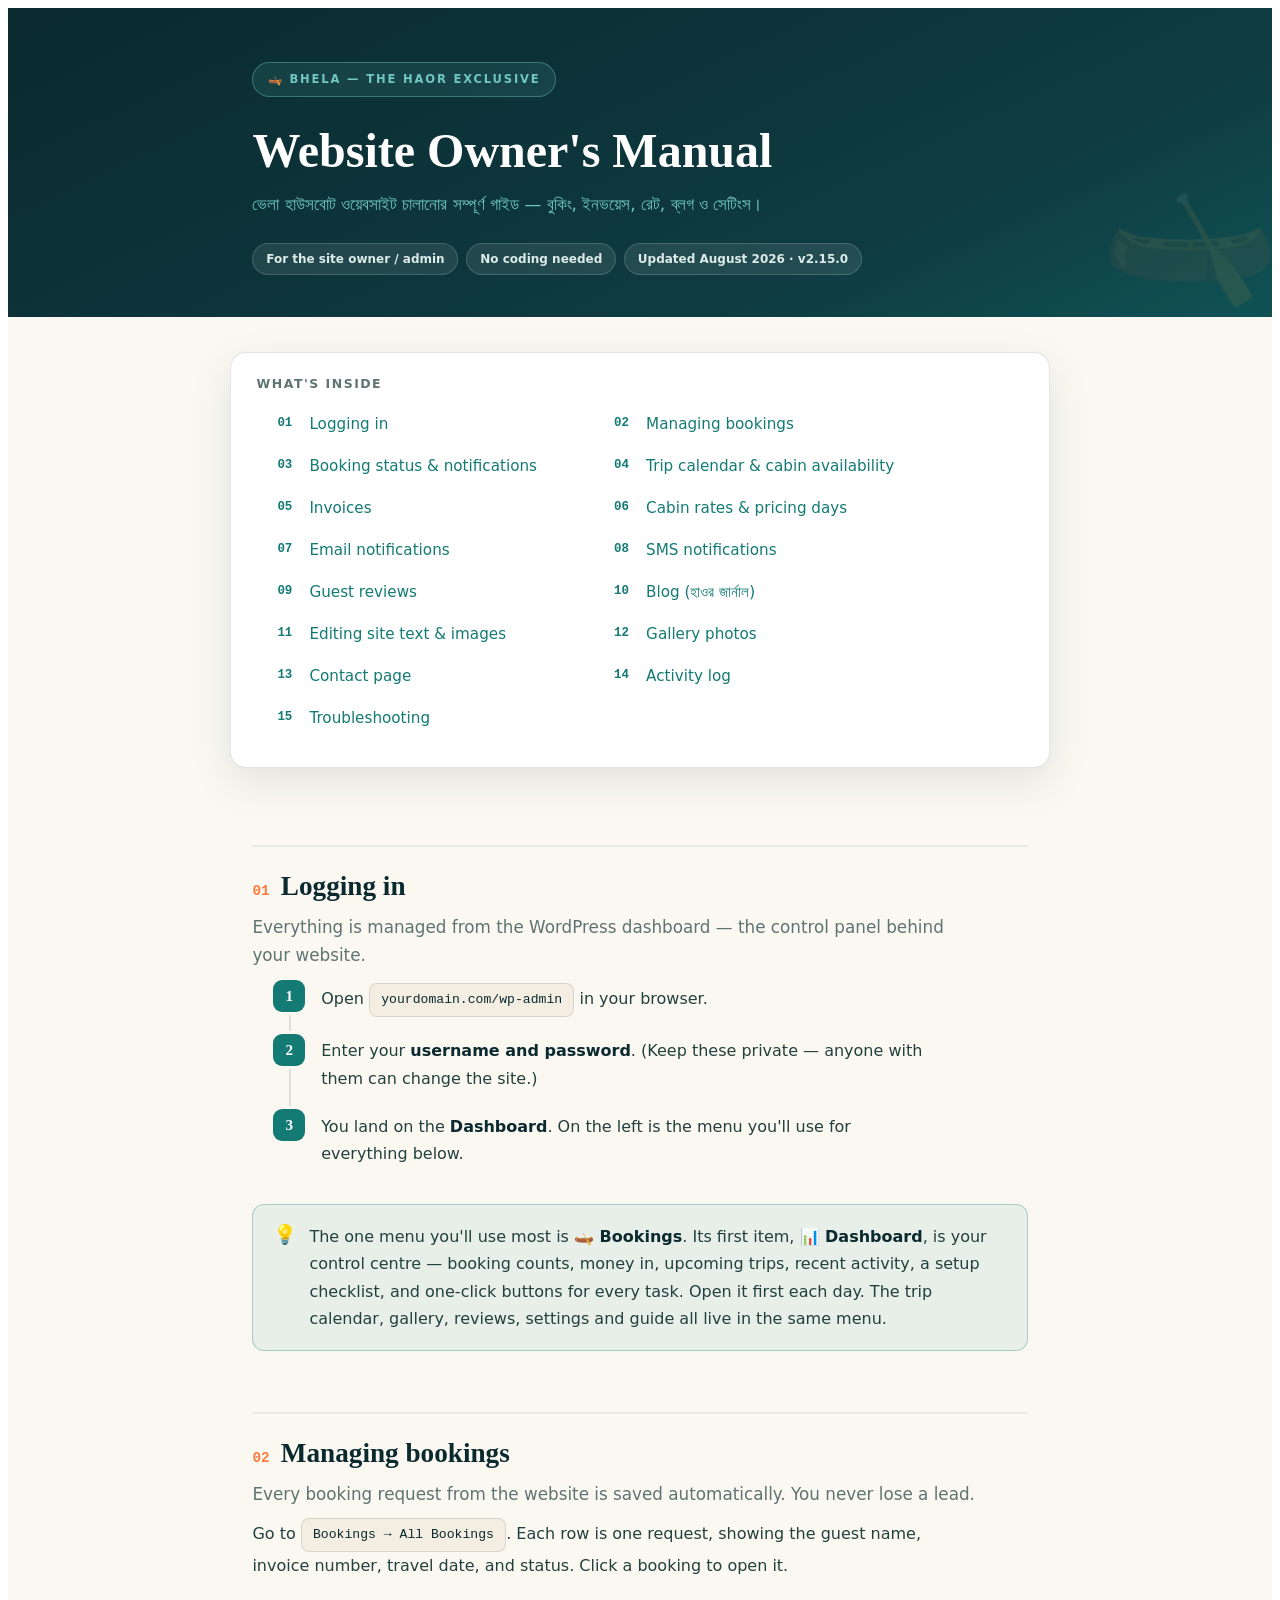
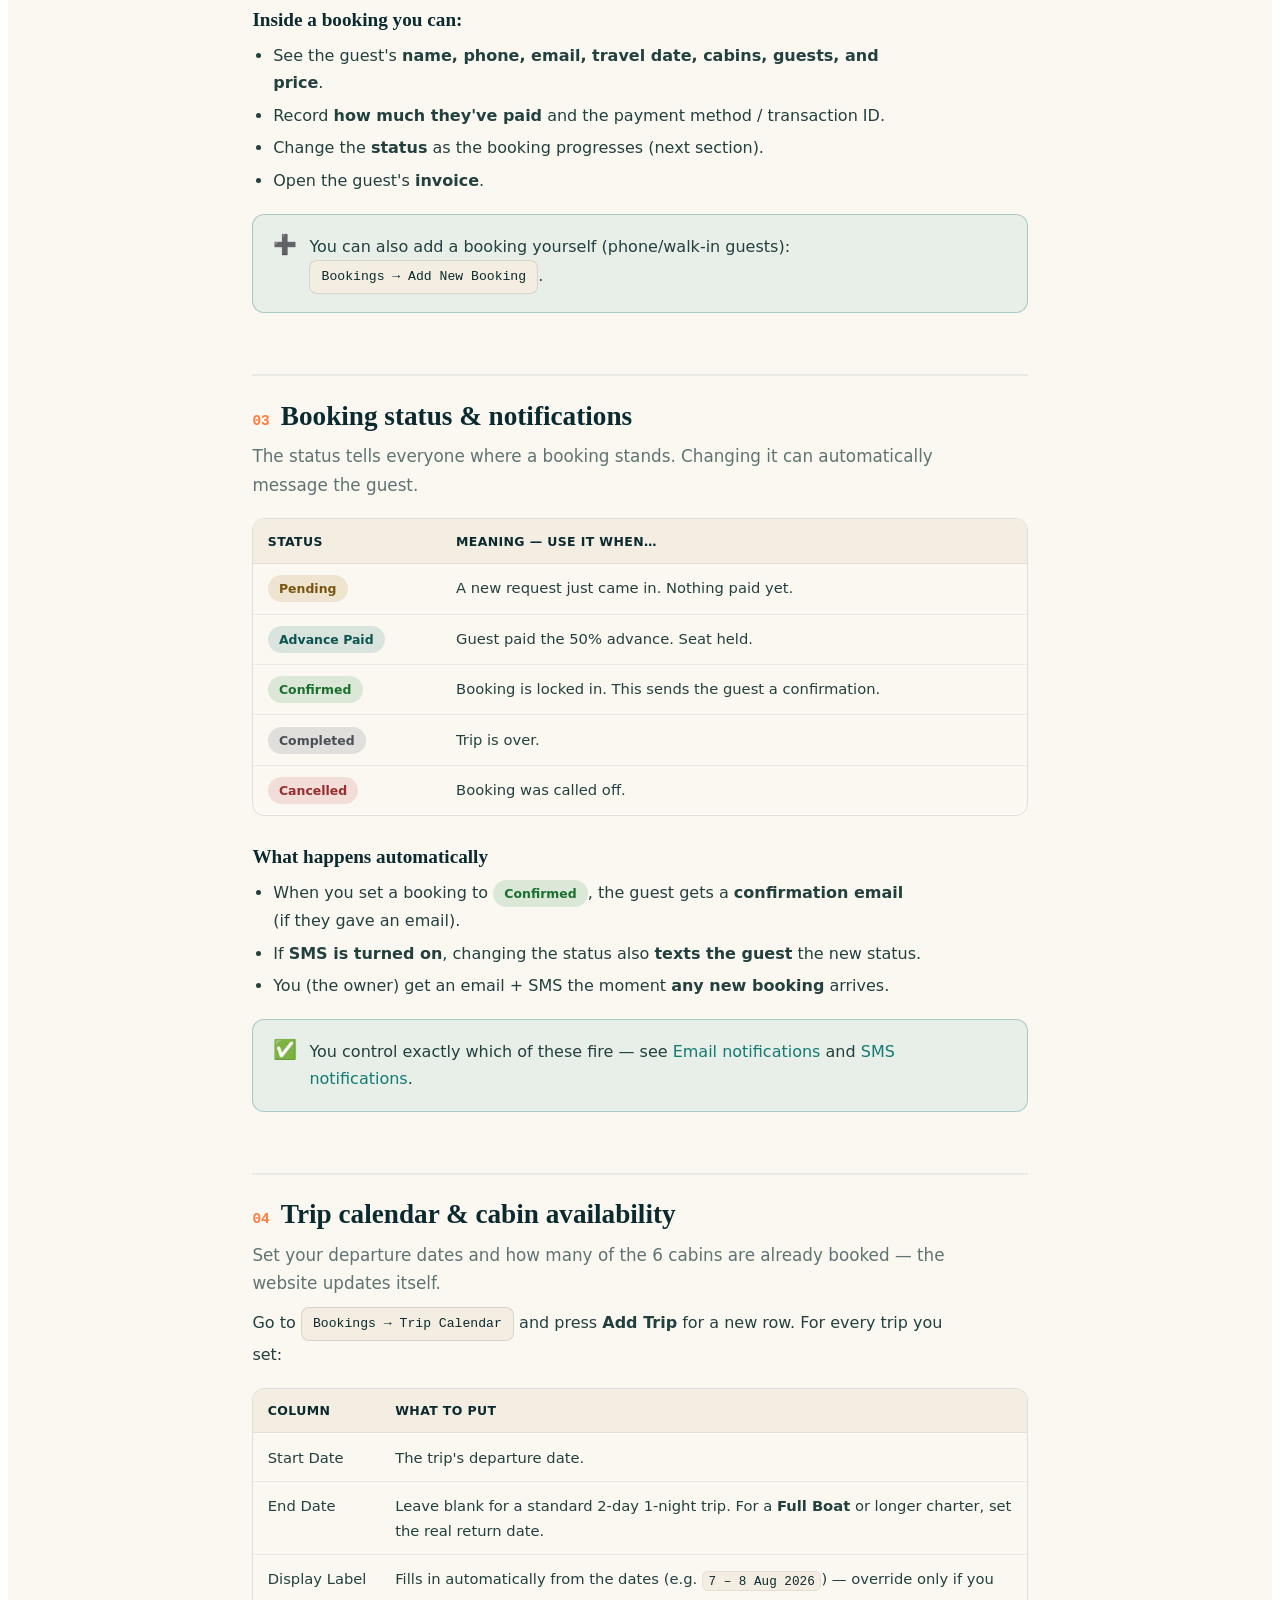
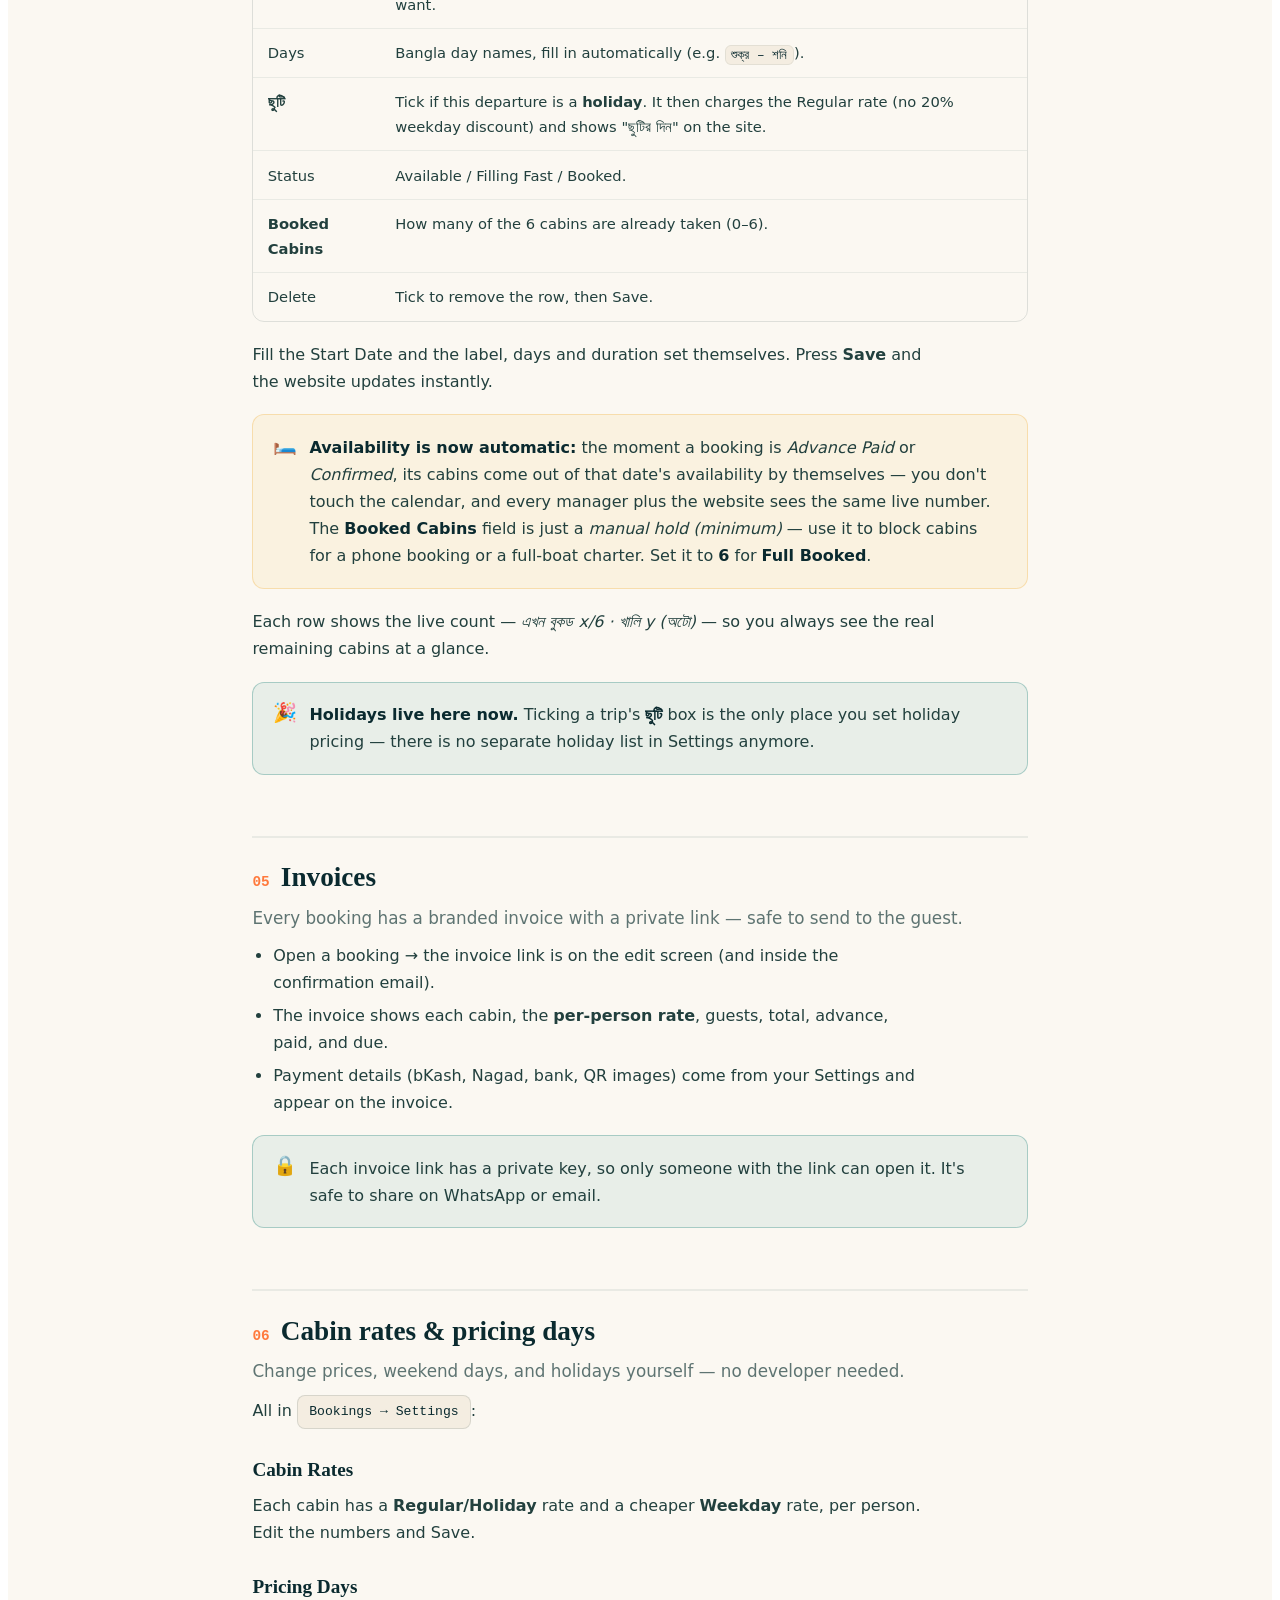
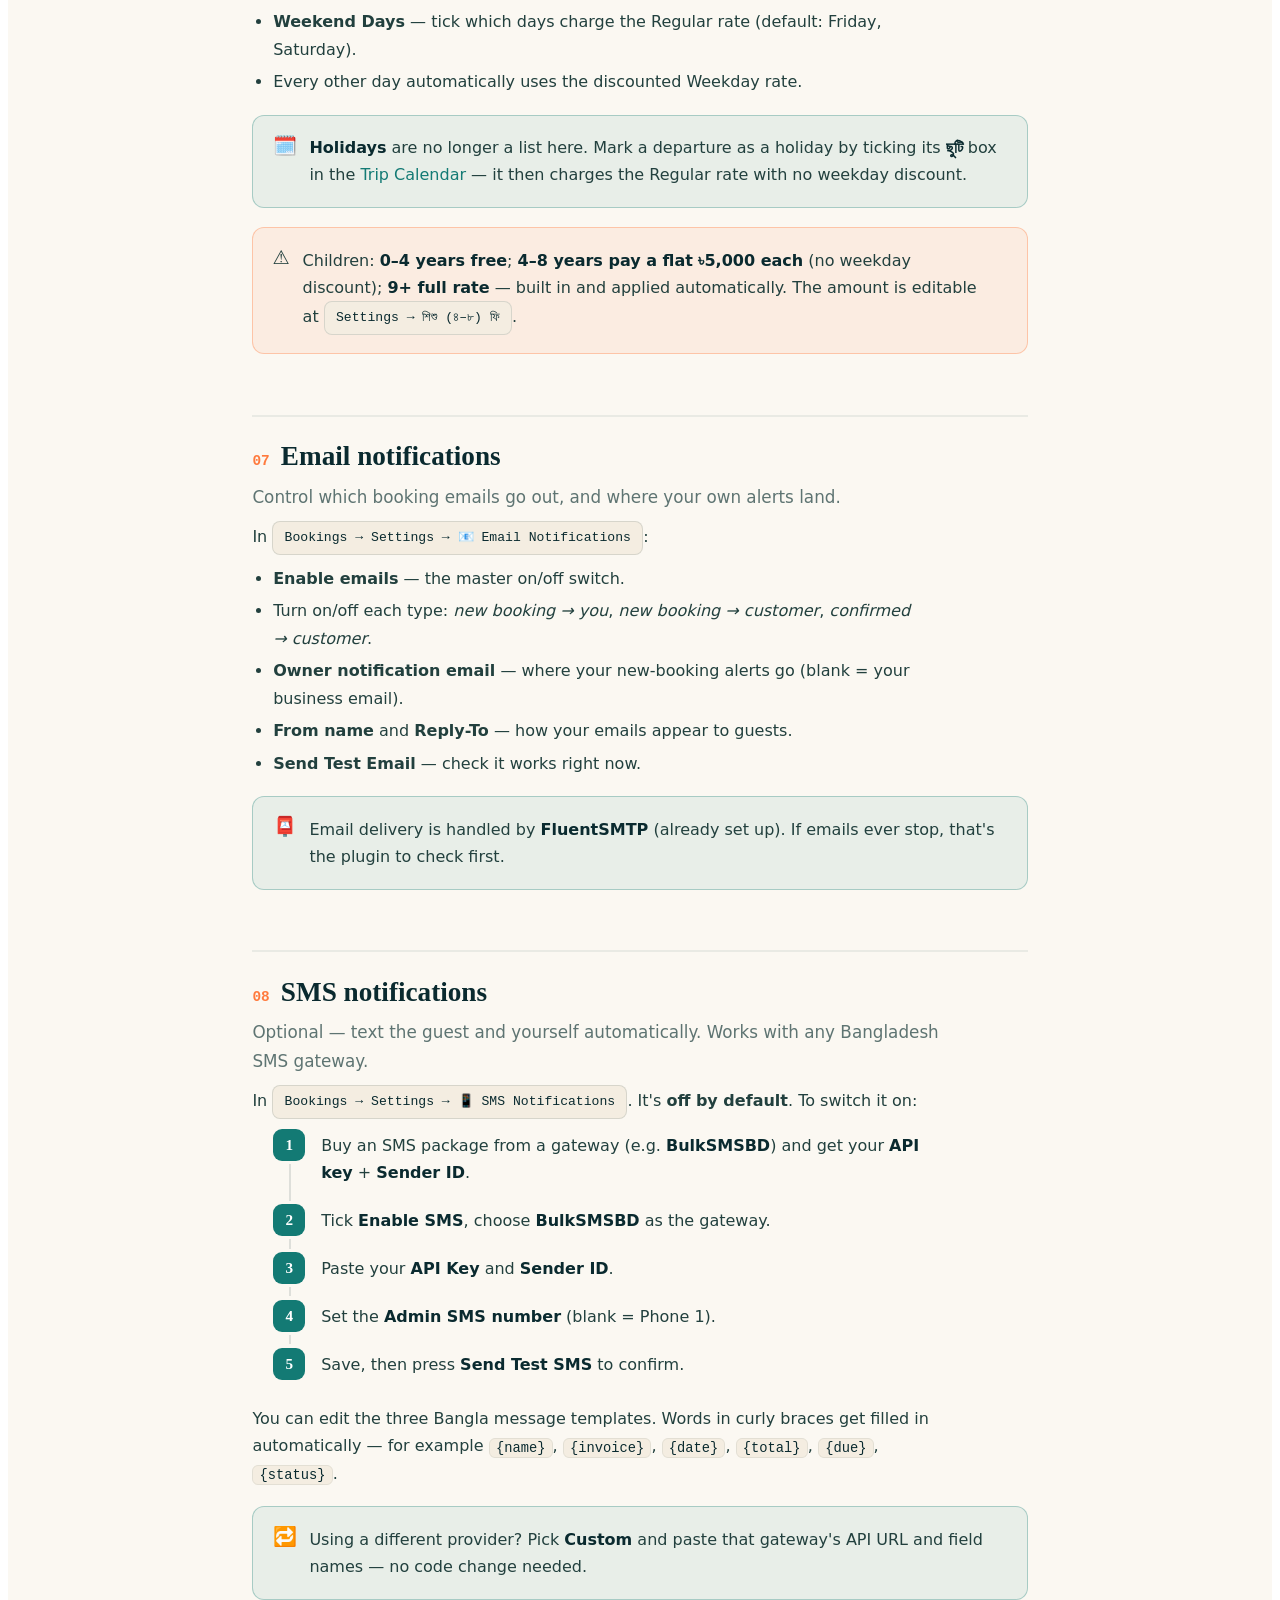
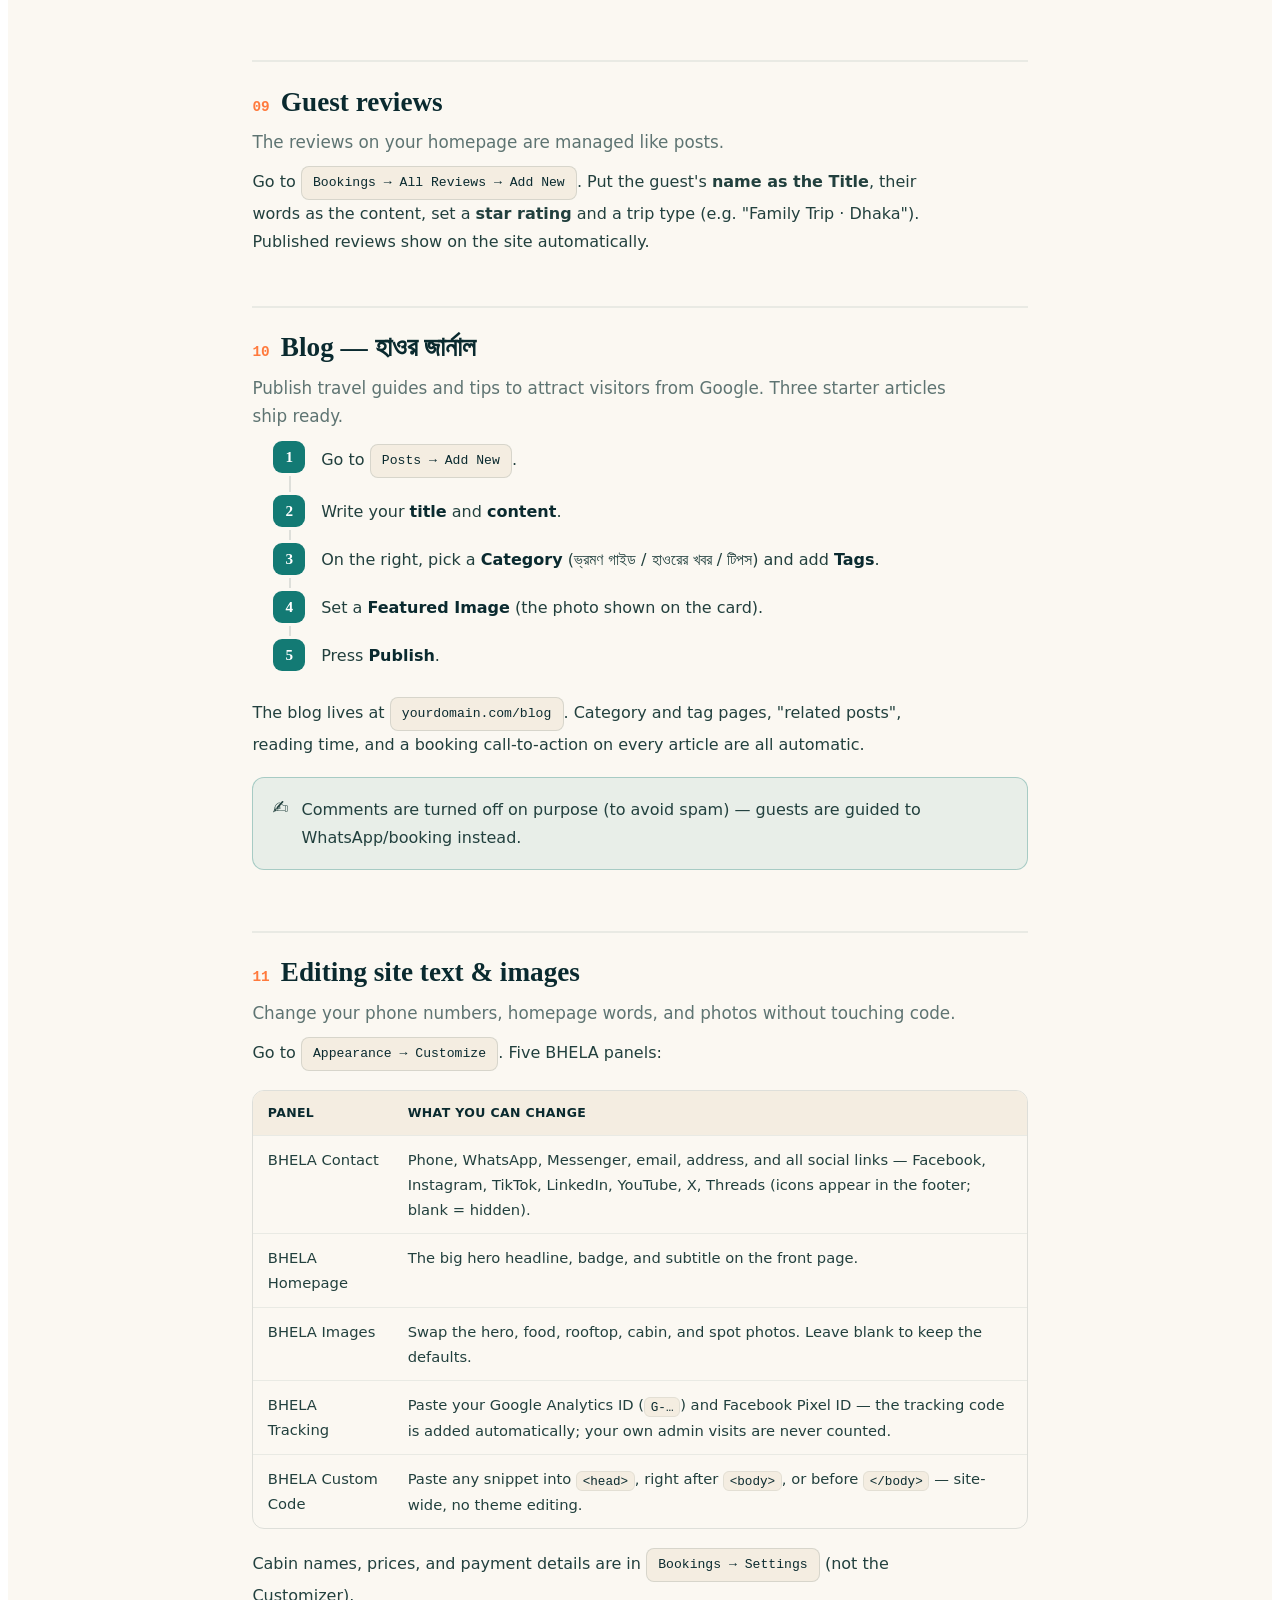
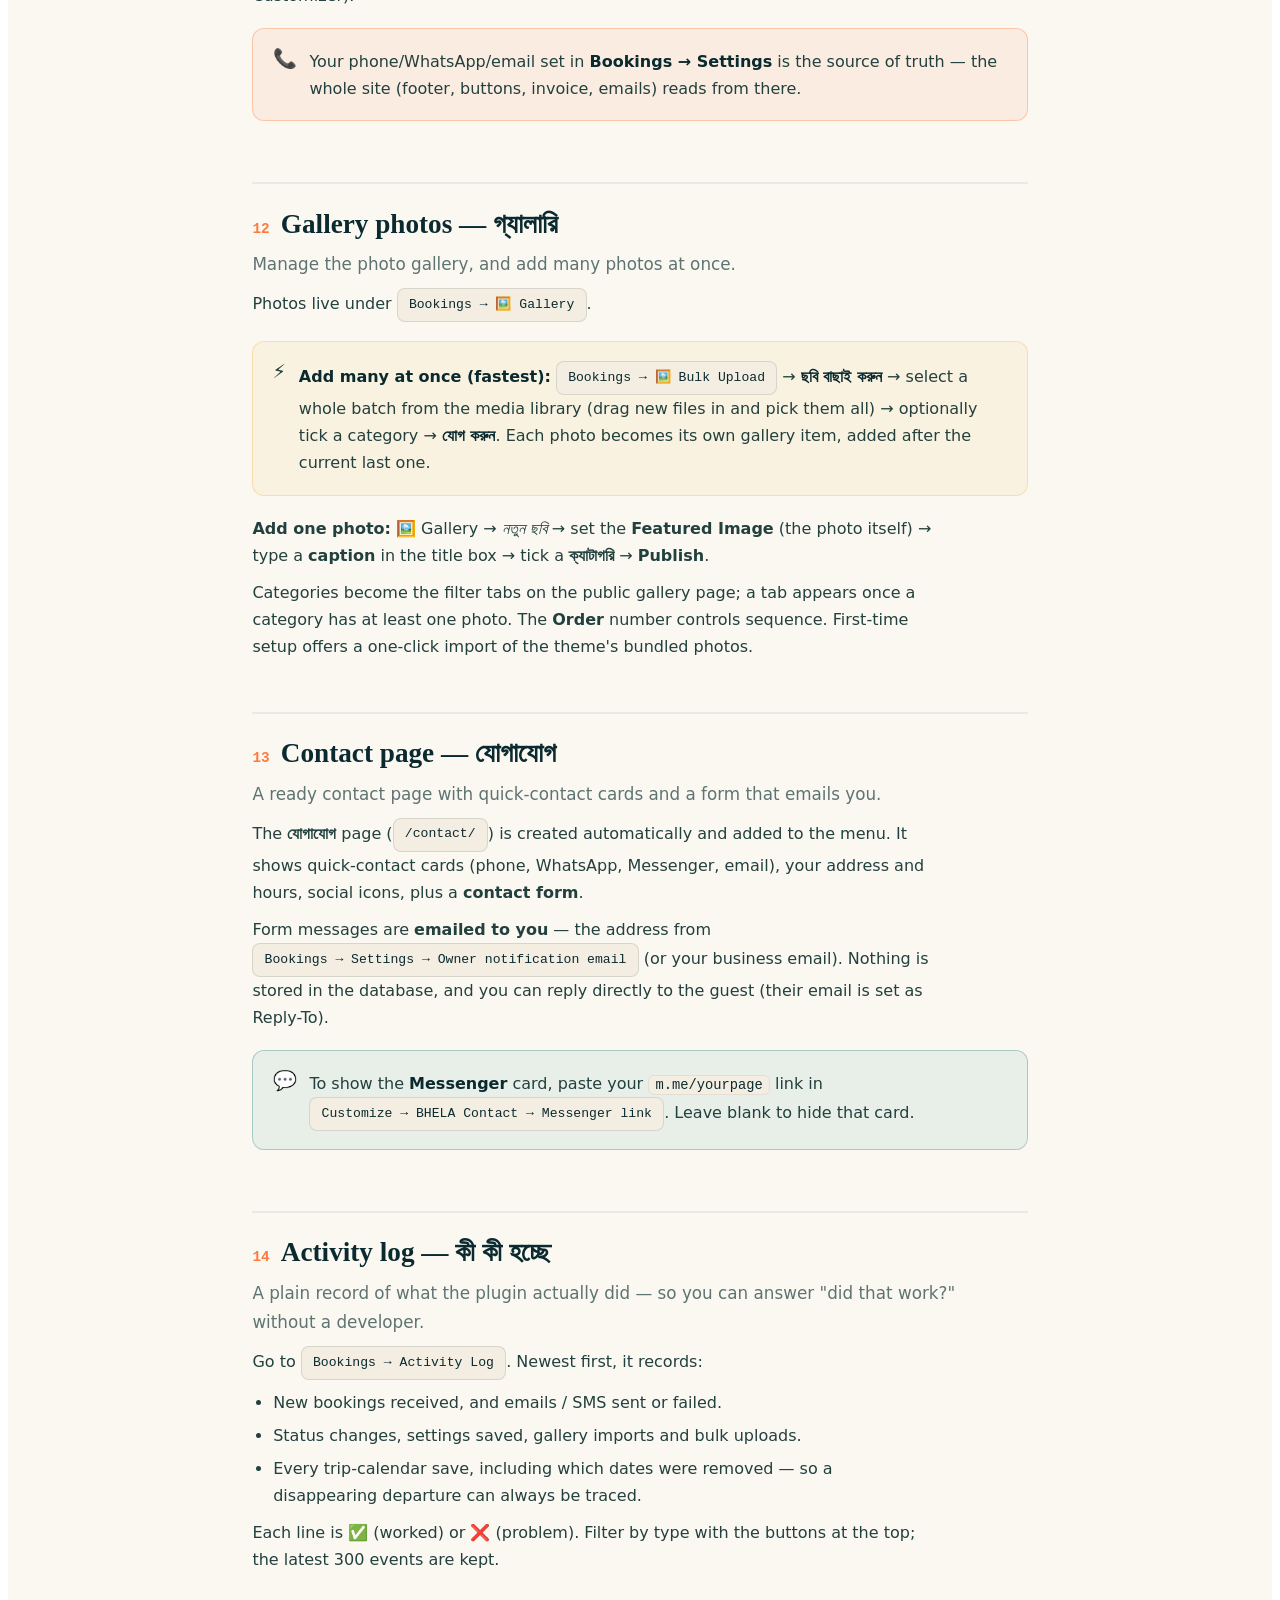
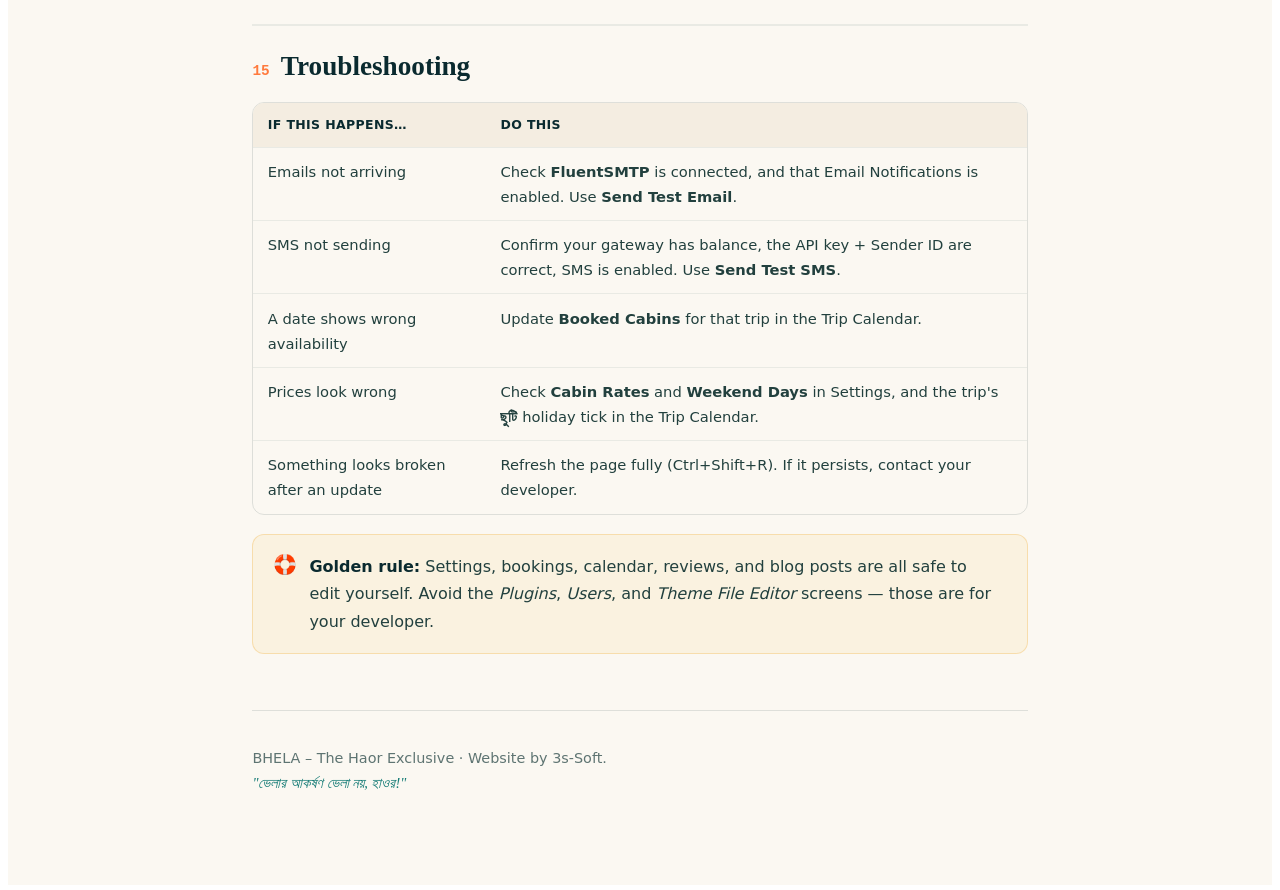
<file: docs/BHELA-Owner-Manual.html>
<!doctype html>
<html lang="bn">
<head>
<meta charset="utf-8">
<meta name="viewport" content="width=device-width, initial-scale=1">
<title>BHELA Website — Owner's Manual</title>

<style>
  :root{
    --ink:#0A2A2F; --ink2:#0E3B41; --primary:#137A74; --aqua:#6FC7BF;
    --cta:#FF7A3D; --cta-dark:#E5601F; --gold:#F5C97B; --sand:#F4EDE1;
    --cream:#FBF8F2; --white:#fff;
    --bg:#FBF8F2; --surface:#ffffff; --panel:#F4EDE1;
    --text:#22403E; --soft:#5E7472; --head:#0A2A2F;
    --line:rgba(10,42,47,.12); --line-soft:rgba(10,42,47,.07);
    --shadow:0 14px 40px rgba(10,42,47,.10);
    --serif:Georgia,'Noto Serif Bengali','Hind Siliguri',serif;
    --sans:system-ui,-apple-system,'Segoe UI','Noto Sans Bengali','Hind Siliguri',sans-serif;
    --mono:ui-monospace,'SF Mono',Menlo,Consolas,monospace;
    --maxw:themed;
  }
  @media (prefers-color-scheme:dark){
    :root{
      --bg:#081E22; --surface:#0E2E33; --panel:#0C272C;
      --text:#DCEBE9; --soft:#9FBDB9; --head:#F3F7F5;
      --line:rgba(220,235,233,.15); --line-soft:rgba(220,235,233,.08);
      --shadow:0 14px 40px rgba(0,0,0,.4);
    }
  }
  :root[data-theme="dark"]{
    --bg:#081E22; --surface:#0E2E33; --panel:#0C272C;
    --text:#DCEBE9; --soft:#9FBDB9; --head:#F3F7F5;
    --line:rgba(220,235,233,.15); --line-soft:rgba(220,235,233,.08);
    --shadow:0 14px 40px rgba(0,0,0,.4);
  }
  :root[data-theme="light"]{
    --bg:#FBF8F2; --surface:#ffffff; --panel:#F4EDE1;
    --text:#22403E; --soft:#5E7472; --head:#0A2A2F;
    --line:rgba(10,42,47,.12); --line-soft:rgba(10,42,47,.07);
    --shadow:0 14px 40px rgba(10,42,47,.10);
  }

  *{box-sizing:border-box}
  .doc{background:var(--bg);color:var(--text);font-family:var(--sans);line-height:1.7;
    font-size:16px;padding:0 0 5rem;-webkit-font-smoothing:antialiased}
  .wrap{max-width:820px;margin:0 auto;padding:0 1.4rem}
  .doc h1,.doc h2,.doc h3,.doc h4{font-family:var(--serif);color:var(--head);
    line-height:1.25;text-wrap:balance;font-weight:600}
  .doc a{color:var(--primary);text-decoration:none;border-bottom:1px solid transparent}
  .doc a:hover{border-bottom-color:currentColor}
  .doc code{font-family:var(--mono);font-size:.86em;background:var(--panel);
    padding:.12em .45em;border-radius:6px;color:var(--head);border:1px solid var(--line-soft)}
  :focus-visible{outline:3px solid var(--cta);outline-offset:3px;border-radius:6px}

  /* Masthead */
  .mast{background:linear-gradient(155deg,var(--ink) 0%,var(--ink2) 70%,var(--primary) 150%);
    color:#fff;padding:3.4rem 0 2.6rem;position:relative;overflow:hidden}
  .mast::after{content:"🛶";position:absolute;right:-.5rem;bottom:-2rem;font-size:9rem;opacity:.10}
  .mast .wrap{position:relative}
  .kicker{display:inline-flex;align-items:center;gap:.5rem;font-size:.72rem;font-weight:700;
    letter-spacing:.16em;text-transform:uppercase;color:var(--aqua);
    border:1px solid rgba(111,199,191,.4);background:rgba(111,199,191,.12);
    padding:.4rem .9rem;border-radius:999px;margin-bottom:1.3rem}
  .mast h1{color:#fff;font-size:clamp(2rem,5vw,3rem);margin:.2rem 0 .6rem}
  .mast p{color:var(--aqua);max-width:46ch;font-size:1.05rem;margin:0}
  .mast .meta{margin-top:1.5rem;display:flex;flex-wrap:wrap;gap:.5rem}
  .badge{font-size:.75rem;font-weight:600;color:#DCEBE9;background:rgba(220,235,233,.1);
    border:1px solid rgba(220,235,233,.18);padding:.32rem .8rem;border-radius:999px}

  /* TOC */
  .toc{background:var(--surface);border:1px solid var(--line);border-radius:16px;
    padding:1.4rem 1.6rem;margin:2.2rem auto;box-shadow:var(--shadow);max-width:820px}
  .toc h2{font-size:.78rem;letter-spacing:.12em;text-transform:uppercase;color:var(--soft);
    font-family:var(--sans);font-weight:700;margin:0 0 1rem}
  .toc ol{list-style:none;margin:0;padding:0;counter-reset:toc;
    display:grid;grid-template-columns:repeat(auto-fit,minmax(230px,1fr));gap:.5rem 1.4rem}
  .toc li{counter-increment:toc;position:relative;padding-left:2rem;font-size:.95rem;line-height:1.5}
  .toc li::before{content:counter(toc,decimal-leading-zero);position:absolute;left:0;top:.05rem;
    font-family:var(--mono);font-size:.78rem;color:var(--primary);font-weight:700}

  /* Sections */
  section{padding-top:2.6rem}
  section > .wrap > h2{font-size:1.7rem;margin:0 0 .3rem;padding-top:1.4rem;
    border-top:2px solid var(--line-soft);display:flex;align-items:baseline;gap:.7rem}
  .secnum{font-family:var(--mono);font-size:.9rem;color:var(--cta);font-weight:700;flex:none}
  .lede{color:var(--soft);font-size:1.05rem;margin:.4rem 0 1.4rem;max-width:62ch}
  .doc h3{font-size:1.2rem;margin:1.8rem 0 .5rem}
  .doc p{margin:.6rem 0;max-width:68ch}
  .doc ul,.doc ol{margin:.6rem 0;padding-left:1.3rem;max-width:66ch}
  .doc li{margin:.35rem 0}
  .path{font-family:var(--mono);font-size:.82rem;background:var(--panel);color:var(--head);
    border:1px solid var(--line);border-radius:8px;padding:.3rem .7rem;display:inline-block;
    white-space:nowrap;max-width:100%;overflow-x:auto;vertical-align:middle}

  /* Cards + callouts */
  .card{background:var(--surface);border:1px solid var(--line);border-radius:14px;
    padding:1.2rem 1.4rem;margin:1.2rem 0;box-shadow:var(--shadow)}
  .callout{border-radius:12px;padding:1rem 1.2rem;margin:1.2rem 0;border:1px solid var(--line);
    display:flex;gap:.8rem;align-items:flex-start;background:var(--surface)}
  .callout .ic{flex:none;font-size:1.2rem;line-height:1.5}
  .callout p{margin:.15rem 0}
  .callout--tip{background:rgba(19,122,116,.08);border-color:rgba(19,122,116,.3)}
  .callout--warn{background:rgba(255,122,61,.09);border-color:rgba(255,122,61,.35)}
  .callout--key{background:rgba(245,201,123,.14);border-color:rgba(245,201,123,.5)}
  .callout strong{color:var(--head)}

  /* Tables */
  .tbl-wrap{overflow-x:auto;margin:1.2rem 0;border:1px solid var(--line);border-radius:12px}
  table{width:100%;border-collapse:collapse;font-size:.92rem;min-width:460px}
  th,td{text-align:left;padding:.7rem .9rem;border-bottom:1px solid var(--line-soft);vertical-align:top}
  thead th{background:var(--panel);color:var(--head);font-family:var(--sans);font-weight:700;
    font-size:.78rem;letter-spacing:.03em;text-transform:uppercase}
  tbody tr:last-child td{border-bottom:0}
  td code{white-space:nowrap}

  /* Status chips (match real admin colors) */
  .chip{display:inline-block;font-size:.78rem;font-weight:700;padding:.18rem .7rem;border-radius:999px;
    white-space:nowrap}
  .chip.pending{background:rgba(153,104,0,.14);color:#7a5410}
  .chip.advance{background:rgba(14,110,107,.14);color:#0b5450}
  .chip.confirmed{background:rgba(26,127,55,.14);color:#1a6f30}
  .chip.completed{background:rgba(85,93,102,.16);color:#4a4f57}
  .chip.cancelled{background:rgba(179,45,46,.13);color:#992d2d}
  @media (prefers-color-scheme:dark){
    .chip.pending{color:#f0c56b} .chip.advance{color:#6fc7bf} .chip.confirmed{color:#7fd694}
    .chip.completed{color:#b7c2c0} .chip.cancelled{color:#f0a0a0}
  }
  :root[data-theme="dark"] .chip.pending{color:#f0c56b}
  :root[data-theme="dark"] .chip.advance{color:#6fc7bf}
  :root[data-theme="dark"] .chip.confirmed{color:#7fd694}
  :root[data-theme="dark"] .chip.completed{color:#b7c2c0}
  :root[data-theme="dark"] .chip.cancelled{color:#f0a0a0}
  :root[data-theme="light"] .chip.pending{color:#7a5410}
  :root[data-theme="light"] .chip.confirmed{color:#1a6f30}

  /* Steps */
  .steps{counter-reset:step;list-style:none;padding:0;margin:1.2rem 0}
  .steps li{counter-increment:step;position:relative;padding:.2rem 0 1.1rem 3rem;margin:0}
  .steps li::before{content:counter(step);position:absolute;left:0;top:0;width:2rem;height:2rem;
    background:var(--primary);color:#fff;border-radius:9px;font-family:var(--serif);font-weight:700;
    display:flex;align-items:center;justify-content:center;font-size:.95rem}
  .steps li:not(:last-child)::after{content:"";position:absolute;left:1rem;top:2.2rem;bottom:.2rem;
    width:2px;background:var(--line)}
  .steps strong{color:var(--head)}

  footer.foot{margin-top:3.5rem;padding-top:1.6rem;border-top:1px solid var(--line);
    color:var(--soft);font-size:.9rem}
  .foot .tag{font-family:var(--serif);color:var(--primary);font-style:italic}
  hr.soft{border:0;border-top:1px solid var(--line-soft);margin:2rem 0}
</style>
</head>
<body>

<div class="doc">

  <header class="mast">
    <div class="wrap">
      <span class="kicker">🛶 BHELA — The Haor Exclusive</span>
      <h1>Website Owner's Manual</h1>
      <p>ভেলা হাউসবোট ওয়েবসাইট চালানোর সম্পূর্ণ গাইড — বুকিং, ইনভয়েস, রেট, ব্লগ ও সেটিংস।</p>
      <div class="meta">
        <span class="badge">For the site owner / admin</span>
        <span class="badge">No coding needed</span>
        <span class="badge">Updated August 2026 · v2.15.0</span>
      </div>
    </div>
  </header>

  <nav class="toc" aria-label="Contents">
    <h2>What's inside</h2>
    <ol>
      <li><a href="#login">Logging in</a></li>
      <li><a href="#bookings">Managing bookings</a></li>
      <li><a href="#status">Booking status &amp; notifications</a></li>
      <li><a href="#calendar">Trip calendar &amp; cabin availability</a></li>
      <li><a href="#invoice">Invoices</a></li>
      <li><a href="#rates">Cabin rates &amp; pricing days</a></li>
      <li><a href="#email">Email notifications</a></li>
      <li><a href="#sms">SMS notifications</a></li>
      <li><a href="#reviews">Guest reviews</a></li>
      <li><a href="#blog">Blog (হাওর জার্নাল)</a></li>
      <li><a href="#content">Editing site text &amp; images</a></li>
      <li><a href="#gallery">Gallery photos</a></li>
      <li><a href="#contact">Contact page</a></li>
      <li><a href="#activity">Activity log</a></li>
      <li><a href="#trouble">Troubleshooting</a></li>
    </ol>
  </nav>

  <main>

  <section id="login">
    <div class="wrap">
      <h2><span class="secnum">01</span> Logging in</h2>
      <p class="lede">Everything is managed from the WordPress dashboard — the control panel behind your website.</p>
      <ol class="steps">
        <li>Open <span class="path">yourdomain.com/wp-admin</span> in your browser.</li>
        <li>Enter your <strong>username and password</strong>. (Keep these private — anyone with them can change the site.)</li>
        <li>You land on the <strong>Dashboard</strong>. On the left is the menu you'll use for everything below.</li>
      </ol>
      <div class="callout callout--tip"><span class="ic">💡</span><div>
        <p>The one menu you'll use most is <strong>🛶 Bookings</strong>. Its first item, <strong>📊 Dashboard</strong>, is your control centre — booking counts, money in, upcoming trips, recent activity, a setup checklist, and one-click buttons for every task. Open it first each day. The trip calendar, gallery, reviews, settings and guide all live in the same menu.</p>
      </div></div>
    </div>
  </section>

  <section id="bookings">
    <div class="wrap">
      <h2><span class="secnum">02</span> Managing bookings</h2>
      <p class="lede">Every booking request from the website is saved automatically. You never lose a lead.</p>
      <p>Go to <span class="path">Bookings → All Bookings</span>. Each row is one request, showing the guest name, invoice number, travel date, and status. Click a booking to open it.</p>
      <h3>Inside a booking you can:</h3>
      <ul>
        <li>See the guest's <strong>name, phone, email, travel date, cabins, guests, and price</strong>.</li>
        <li>Record <strong>how much they've paid</strong> and the payment method / transaction ID.</li>
        <li>Change the <strong>status</strong> as the booking progresses (next section).</li>
        <li>Open the guest's <strong>invoice</strong>.</li>
      </ul>
      <div class="callout callout--tip"><span class="ic">➕</span><div>
        <p>You can also add a booking yourself (phone/walk-in guests): <span class="path">Bookings → Add New Booking</span>.</p>
      </div></div>
    </div>
  </section>

  <section id="status">
    <div class="wrap">
      <h2><span class="secnum">03</span> Booking status &amp; notifications</h2>
      <p class="lede">The status tells everyone where a booking stands. Changing it can automatically message the guest.</p>
      <div class="tbl-wrap"><table>
        <thead><tr><th>Status</th><th>Meaning — use it when…</th></tr></thead>
        <tbody>
          <tr><td><span class="chip pending">Pending</span></td><td>A new request just came in. Nothing paid yet.</td></tr>
          <tr><td><span class="chip advance">Advance Paid</span></td><td>Guest paid the 50% advance. Seat held.</td></tr>
          <tr><td><span class="chip confirmed">Confirmed</span></td><td>Booking is locked in. This sends the guest a confirmation.</td></tr>
          <tr><td><span class="chip completed">Completed</span></td><td>Trip is over.</td></tr>
          <tr><td><span class="chip cancelled">Cancelled</span></td><td>Booking was called off.</td></tr>
        </tbody>
      </table></div>
      <h3>What happens automatically</h3>
      <ul>
        <li>When you set a booking to <span class="chip confirmed">Confirmed</span>, the guest gets a <strong>confirmation email</strong> (if they gave an email).</li>
        <li>If <strong>SMS is turned on</strong>, changing the status also <strong>texts the guest</strong> the new status.</li>
        <li>You (the owner) get an email + SMS the moment <strong>any new booking</strong> arrives.</li>
      </ul>
      <div class="callout callout--tip"><span class="ic">✅</span><div>
        <p>You control exactly which of these fire — see <a href="#email">Email notifications</a> and <a href="#sms">SMS notifications</a>.</p>
      </div></div>
    </div>
  </section>

  <section id="calendar">
    <div class="wrap">
      <h2><span class="secnum">04</span> Trip calendar &amp; cabin availability</h2>
      <p class="lede">Set your departure dates and how many of the 6 cabins are already booked — the website updates itself.</p>
      <p>Go to <span class="path">Bookings → Trip Calendar</span> and press <strong>Add Trip</strong> for a new row. For every trip you set:</p>
      <div class="tbl-wrap"><table>
        <thead><tr><th>Column</th><th>What to put</th></tr></thead>
        <tbody>
          <tr><td>Start Date</td><td>The trip's departure date.</td></tr>
          <tr><td>End Date</td><td>Leave blank for a standard 2-day 1-night trip. For a <strong>Full Boat</strong> or longer charter, set the real return date.</td></tr>
          <tr><td>Display Label</td><td>Fills in automatically from the dates (e.g. <code>7 – 8 Aug 2026</code>) — override only if you want.</td></tr>
          <tr><td>Days</td><td>Bangla day names, fill in automatically (e.g. <code>শুক্র – শনি</code>).</td></tr>
          <tr><td><strong>ছুটি</strong></td><td>Tick if this departure is a <strong>holiday</strong>. It then charges the Regular rate (no 20% weekday discount) and shows "ছুটির দিন" on the site.</td></tr>
          <tr><td>Status</td><td>Available / Filling Fast / Booked.</td></tr>
          <tr><td><strong>Booked Cabins</strong></td><td>How many of the 6 cabins are already taken (0–6).</td></tr>
          <tr><td>Delete</td><td>Tick to remove the row, then Save.</td></tr>
        </tbody>
      </table></div>
      <p>Fill the Start Date and the label, days and duration set themselves. Press <strong>Save</strong> and the website updates instantly.</p>
      <div class="callout callout--key"><span class="ic">🛏️</span><div>
        <p><strong>Availability is now automatic:</strong> the moment a booking is <em>Advance Paid</em> or <em>Confirmed</em>, its cabins come out of that date's availability by themselves — you don't touch the calendar, and every manager plus the website sees the same live number. The <strong>Booked Cabins</strong> field is just a <em>manual hold (minimum)</em> — use it to block cabins for a phone booking or a full-boat charter. Set it to <strong>6</strong> for <strong>Full Booked</strong>.</p>
      </div></div>
      <p>Each row shows the live count — <em>এখন বুকড x/6 · খালি y (অটো)</em> — so you always see the real remaining cabins at a glance.</p>
      <div class="callout callout--tip"><span class="ic">🎉</span><div>
        <p><strong>Holidays live here now.</strong> Ticking a trip's <strong>ছুটি</strong> box is the only place you set holiday pricing — there is no separate holiday list in Settings anymore.</p>
      </div></div>
    </div>
  </section>

  <section id="invoice">
    <div class="wrap">
      <h2><span class="secnum">05</span> Invoices</h2>
      <p class="lede">Every booking has a branded invoice with a private link — safe to send to the guest.</p>
      <ul>
        <li>Open a booking → the invoice link is on the edit screen (and inside the confirmation email).</li>
        <li>The invoice shows each cabin, the <strong>per-person rate</strong>, guests, total, advance, paid, and due.</li>
        <li>Payment details (bKash, Nagad, bank, QR images) come from your Settings and appear on the invoice.</li>
      </ul>
      <div class="callout callout--tip"><span class="ic">🔒</span><div>
        <p>Each invoice link has a private key, so only someone with the link can open it. It's safe to share on WhatsApp or email.</p>
      </div></div>
    </div>
  </section>

  <section id="rates">
    <div class="wrap">
      <h2><span class="secnum">06</span> Cabin rates &amp; pricing days</h2>
      <p class="lede">Change prices, weekend days, and holidays yourself — no developer needed.</p>
      <p>All in <span class="path">Bookings → Settings</span>:</p>
      <h3>Cabin Rates</h3>
      <p>Each cabin has a <strong>Regular/Holiday</strong> rate and a cheaper <strong>Weekday</strong> rate, per person. Edit the numbers and Save.</p>
      <h3>Pricing Days</h3>
      <ul>
        <li><strong>Weekend Days</strong> — tick which days charge the Regular rate (default: Friday, Saturday).</li>
        <li>Every other day automatically uses the discounted Weekday rate.</li>
      </ul>
      <div class="callout callout--tip"><span class="ic">🗓️</span><div>
        <p><strong>Holidays</strong> are no longer a list here. Mark a departure as a holiday by ticking its <strong>ছুটি</strong> box in the <a href="#calendar">Trip Calendar</a> — it then charges the Regular rate with no weekday discount.</p>
      </div></div>
      <div class="callout callout--warn"><span class="ic">⚠️</span><div>
        <p>Children: <strong>0–4 years free</strong>; <strong>4–8 years pay a flat ৳5,000 each</strong> (no weekday discount); <strong>9+ full rate</strong> — built in and applied automatically. The amount is editable at <span class="path">Settings → শিশু (৪–৮) ফি</span>.</p>
      </div></div>
    </div>
  </section>

  <section id="email">
    <div class="wrap">
      <h2><span class="secnum">07</span> Email notifications</h2>
      <p class="lede">Control which booking emails go out, and where your own alerts land.</p>
      <p>In <span class="path">Bookings → Settings → 📧 Email Notifications</span>:</p>
      <ul>
        <li><strong>Enable emails</strong> — the master on/off switch.</li>
        <li>Turn on/off each type: <em>new booking → you</em>, <em>new booking → customer</em>, <em>confirmed → customer</em>.</li>
        <li><strong>Owner notification email</strong> — where your new-booking alerts go (blank = your business email).</li>
        <li><strong>From name</strong> and <strong>Reply-To</strong> — how your emails appear to guests.</li>
        <li><strong>Send Test Email</strong> — check it works right now.</li>
      </ul>
      <div class="callout callout--tip"><span class="ic">📮</span><div>
        <p>Email delivery is handled by <strong>FluentSMTP</strong> (already set up). If emails ever stop, that's the plugin to check first.</p>
      </div></div>
    </div>
  </section>

  <section id="sms">
    <div class="wrap">
      <h2><span class="secnum">08</span> SMS notifications</h2>
      <p class="lede">Optional — text the guest and yourself automatically. Works with any Bangladesh SMS gateway.</p>
      <p>In <span class="path">Bookings → Settings → 📱 SMS Notifications</span>. It's <strong>off by default</strong>. To switch it on:</p>
      <ol class="steps">
        <li>Buy an SMS package from a gateway (e.g. <strong>BulkSMSBD</strong>) and get your <strong>API key</strong> + <strong>Sender ID</strong>.</li>
        <li>Tick <strong>Enable SMS</strong>, choose <strong>BulkSMSBD</strong> as the gateway.</li>
        <li>Paste your <strong>API Key</strong> and <strong>Sender ID</strong>.</li>
        <li>Set the <strong>Admin SMS number</strong> (blank = Phone 1).</li>
        <li>Save, then press <strong>Send Test SMS</strong> to confirm.</li>
      </ol>
      <p>You can edit the three Bangla message templates. Words in curly braces get filled in automatically — for example <code>{name}</code>, <code>{invoice}</code>, <code>{date}</code>, <code>{total}</code>, <code>{due}</code>, <code>{status}</code>.</p>
      <div class="callout callout--tip"><span class="ic">🔁</span><div>
        <p>Using a different provider? Pick <strong>Custom</strong> and paste that gateway's API URL and field names — no code change needed.</p>
      </div></div>
    </div>
  </section>

  <section id="reviews">
    <div class="wrap">
      <h2><span class="secnum">09</span> Guest reviews</h2>
      <p class="lede">The reviews on your homepage are managed like posts.</p>
      <p>Go to <span class="path">Bookings → All Reviews → Add New</span>. Put the guest's <strong>name as the Title</strong>, their words as the content, set a <strong>star rating</strong> and a trip type (e.g. "Family Trip · Dhaka"). Published reviews show on the site automatically.</p>
    </div>
  </section>

  <section id="blog">
    <div class="wrap">
      <h2><span class="secnum">10</span> Blog — হাওর জার্নাল</h2>
      <p class="lede">Publish travel guides and tips to attract visitors from Google. Three starter articles ship ready.</p>
      <ol class="steps">
        <li>Go to <span class="path">Posts → Add New</span>.</li>
        <li>Write your <strong>title</strong> and <strong>content</strong>.</li>
        <li>On the right, pick a <strong>Category</strong> (ভ্রমণ গাইড / হাওরের খবর / টিপস) and add <strong>Tags</strong>.</li>
        <li>Set a <strong>Featured Image</strong> (the photo shown on the card).</li>
        <li>Press <strong>Publish</strong>.</li>
      </ol>
      <p>The blog lives at <span class="path">yourdomain.com/blog</span>. Category and tag pages, "related posts", reading time, and a booking call-to-action on every article are all automatic.</p>
      <div class="callout callout--tip"><span class="ic">✍️</span><div>
        <p>Comments are turned off on purpose (to avoid spam) — guests are guided to WhatsApp/booking instead.</p>
      </div></div>
    </div>
  </section>

  <section id="content">
    <div class="wrap">
      <h2><span class="secnum">11</span> Editing site text &amp; images</h2>
      <p class="lede">Change your phone numbers, homepage words, and photos without touching code.</p>
      <p>Go to <span class="path">Appearance → Customize</span>. Five BHELA panels:</p>
      <div class="tbl-wrap"><table>
        <thead><tr><th>Panel</th><th>What you can change</th></tr></thead>
        <tbody>
          <tr><td>BHELA Contact</td><td>Phone, WhatsApp, Messenger, email, address, and all social links — Facebook, Instagram, TikTok, LinkedIn, YouTube, X, Threads (icons appear in the footer; blank = hidden).</td></tr>
          <tr><td>BHELA Homepage</td><td>The big hero headline, badge, and subtitle on the front page.</td></tr>
          <tr><td>BHELA Images</td><td>Swap the hero, food, rooftop, cabin, and spot photos. Leave blank to keep the defaults.</td></tr>
          <tr><td>BHELA Tracking</td><td>Paste your Google Analytics ID (<code>G-…</code>) and Facebook Pixel ID — the tracking code is added automatically; your own admin visits are never counted.</td></tr>
          <tr><td>BHELA Custom Code</td><td>Paste any snippet into <code>&lt;head&gt;</code>, right after <code>&lt;body&gt;</code>, or before <code>&lt;/body&gt;</code> — site-wide, no theme editing.</td></tr>
        </tbody>
      </table></div>
      <p>Cabin names, prices, and payment details are in <span class="path">Bookings → Settings</span> (not the Customizer).</p>
      <div class="callout callout--warn"><span class="ic">📞</span><div>
        <p>Your phone/WhatsApp/email set in <strong>Bookings → Settings</strong> is the source of truth — the whole site (footer, buttons, invoice, emails) reads from there.</p>
      </div></div>
    </div>
  </section>

  <section id="gallery">
    <div class="wrap">
      <h2><span class="secnum">12</span> Gallery photos — গ্যালারি</h2>
      <p class="lede">Manage the photo gallery, and add many photos at once.</p>
      <p>Photos live under <span class="path">Bookings → 🖼️ Gallery</span>.</p>
      <div class="callout callout--key"><span class="ic">⚡</span><div>
        <p><strong>Add many at once (fastest):</strong> <span class="path">Bookings → 🖼️ Bulk Upload</span> → <strong>ছবি বাছাই করুন</strong> → select a whole batch from the media library (drag new files in and pick them all) → optionally tick a category → <strong>যোগ করুন</strong>. Each photo becomes its own gallery item, added after the current last one.</p>
      </div></div>
      <p><strong>Add one photo:</strong> 🖼️ Gallery → <em>নতুন ছবি</em> → set the <strong>Featured Image</strong> (the photo itself) → type a <strong>caption</strong> in the title box → tick a <strong>ক্যাটাগরি</strong> → <strong>Publish</strong>.</p>
      <p>Categories become the filter tabs on the public gallery page; a tab appears once a category has at least one photo. The <strong>Order</strong> number controls sequence. First-time setup offers a one-click import of the theme's bundled photos.</p>
    </div>
  </section>

  <section id="contact">
    <div class="wrap">
      <h2><span class="secnum">13</span> Contact page — যোগাযোগ</h2>
      <p class="lede">A ready contact page with quick-contact cards and a form that emails you.</p>
      <p>The <strong>যোগাযোগ</strong> page (<span class="path">/contact/</span>) is created automatically and added to the menu. It shows quick-contact cards (phone, WhatsApp, Messenger, email), your address and hours, social icons, plus a <strong>contact form</strong>.</p>
      <p>Form messages are <strong>emailed to you</strong> — the address from <span class="path">Bookings → Settings → Owner notification email</span> (or your business email). Nothing is stored in the database, and you can reply directly to the guest (their email is set as Reply-To).</p>
      <div class="callout callout--tip"><span class="ic">💬</span><div>
        <p>To show the <strong>Messenger</strong> card, paste your <code>m.me/yourpage</code> link in <span class="path">Customize → BHELA Contact → Messenger link</span>. Leave blank to hide that card.</p>
      </div></div>
    </div>
  </section>

  <section id="activity">
    <div class="wrap">
      <h2><span class="secnum">14</span> Activity log — কী কী হচ্ছে</h2>
      <p class="lede">A plain record of what the plugin actually did — so you can answer "did that work?" without a developer.</p>
      <p>Go to <span class="path">Bookings → Activity Log</span>. Newest first, it records:</p>
      <ul>
        <li>New bookings received, and emails / SMS sent or failed.</li>
        <li>Status changes, settings saved, gallery imports and bulk uploads.</li>
        <li>Every trip-calendar save, including which dates were removed — so a disappearing departure can always be traced.</li>
      </ul>
      <p>Each line is ✅ (worked) or ❌ (problem). Filter by type with the buttons at the top; the latest 300 events are kept.</p>
    </div>
  </section>

  <section id="trouble">
    <div class="wrap">
      <h2><span class="secnum">15</span> Troubleshooting</h2>
      <div class="tbl-wrap"><table>
        <thead><tr><th>If this happens…</th><th>Do this</th></tr></thead>
        <tbody>
          <tr><td>Emails not arriving</td><td>Check <strong>FluentSMTP</strong> is connected, and that Email Notifications is enabled. Use <strong>Send Test Email</strong>.</td></tr>
          <tr><td>SMS not sending</td><td>Confirm your gateway has balance, the API key + Sender ID are correct, SMS is enabled. Use <strong>Send Test SMS</strong>.</td></tr>
          <tr><td>A date shows wrong availability</td><td>Update <strong>Booked Cabins</strong> for that trip in the Trip Calendar.</td></tr>
          <tr><td>Prices look wrong</td><td>Check <strong>Cabin Rates</strong> and <strong>Weekend Days</strong> in Settings, and the trip's <strong>ছুটি</strong> holiday tick in the Trip Calendar.</td></tr>
          <tr><td>Something looks broken after an update</td><td>Refresh the page fully (Ctrl+Shift+R). If it persists, contact your developer.</td></tr>
        </tbody>
      </table></div>
      <div class="callout callout--key"><span class="ic">🛟</span><div>
        <p><strong>Golden rule:</strong> Settings, bookings, calendar, reviews, and blog posts are all safe to edit yourself. Avoid the <em>Plugins</em>, <em>Users</em>, and <em>Theme File Editor</em> screens — those are for your developer.</p>
      </div></div>

      <footer class="foot">
        <p>BHELA – The Haor Exclusive · Website by 3s-Soft.<br>
        <span class="tag">"ভেলার আকর্ষণ ভেলা নয়, হাওর!"</span></p>
      </footer>
    </div>
  </section>

  </main>
</div>

</body>
</html>
</file>
<file: docs/presentation/style.css>
/* ==========================================================================
   BHELA PRESENTATION ENGINE STYLESHEET
   Midnight Monsoon Palette & Luxury Glassmorphism
   ========================================================================== */

:root {
  --bg-dark: #061A1D;
  --bg-surface: #0A2A2F;
  --bg-surface-elevated: #0E3B41;
  --primary: #137A74;
  --primary-light: #1A9E96;
  --aqua: #6FC7BF;
  --aqua-dim: rgba(111, 199, 191, 0.15);
  --cta: #FF7A3D;
  --cta-glow: rgba(255, 122, 61, 0.35);
  --gold: #F5C97B;
  --gold-dim: rgba(245, 201, 123, 0.15);
  --sand: #F4EDE1;
  --cream: #FBF8F2;
  --text-main: #FFFFFF;
  --text-muted: #9BB3B0;
  --text-dark: #16302E;
  --border-subtle: rgba(255, 255, 255, 0.1);
  --border-active: rgba(111, 199, 191, 0.4);
  --danger-bg: rgba(224, 82, 82, 0.12);
  --danger-border: rgba(224, 82, 82, 0.3);
  --danger-text: #FF8F8F;
  --success: #2EA879;
  
  --font-main: 'Plus Jakarta Sans', system-ui, -apple-system, sans-serif;
  --font-mono: 'JetBrains Mono', monospace;
  --transition-smooth: all 0.35s cubic-bezier(0.16, 1, 0.3, 1);
}

* {
  margin: 0;
  padding: 0;
  box-sizing: border-box;
}

body.theme-midnight {
  background-color: var(--bg-dark);
  color: var(--text-main);
  font-family: var(--font-main);
  height: 100vh;
  width: 100vw;
  overflow: hidden;
  display: flex;
  flex-direction: column;
  justify-content: space-between;
  background-image: 
    radial-gradient(circle at 10% 20%, rgba(19, 122, 116, 0.18) 0%, transparent 40%),
    radial-gradient(circle at 90% 80%, rgba(255, 122, 61, 0.08) 0%, transparent 45%);
}

/* Header */
.pres-header {
  height: 52px;
  background: rgba(10, 42, 47, 0.85);
  backdrop-filter: blur(12px);
  border-bottom: 1px solid var(--border-subtle);
  display: flex;
  align-items: center;
  justify-content: space-between;
  padding: 0 24px;
  z-index: 100;
}

.brand-badge {
  display: flex;
  align-items: center;
  gap: 12px;
}

.brand-logo-img {
  height: 28px;
  width: auto;
  object-fit: contain;
}

.brand-title {
  font-weight: 800;
  letter-spacing: 1.5px;
  font-size: 13px;
  color: var(--gold);
}

.badge-tag {
  font-size: 10px;
  font-weight: 700;
  background: var(--aqua-dim);
  color: var(--aqua);
  padding: 3px 8px;
  border-radius: 4px;
  border: 1px solid var(--border-active);
  letter-spacing: 0.8px;
}

.pres-meta {
  display: flex;
  align-items: center;
  gap: 16px;
  font-family: var(--font-mono);
  font-size: 12px;
  color: var(--text-muted);
}

.slide-indicator {
  color: var(--aqua);
  font-weight: 600;
  background: rgba(0, 0, 0, 0.25);
  padding: 4px 10px;
  border-radius: 20px;
  border: 1px solid var(--border-subtle);
}

/* Stage & Progress */
.pres-stage {
  flex: 1;
  position: relative;
  display: flex;
  flex-direction: column;
  overflow: hidden;
}

.progress-track {
  height: 4px;
  width: 100%;
  background: rgba(255, 255, 255, 0.06);
  position: relative;
}

.progress-fill {
  height: 100%;
  width: 10%;
  background: linear-gradient(90deg, var(--primary), var(--cta));
  transition: width 0.4s ease;
  box-shadow: 0 0 8px var(--cta-glow);
}

/* Slides Container */
.slides-container {
  flex: 1;
  position: relative;
  overflow: hidden;
  padding: 16px 36px;
  display: flex;
  align-items: center;
  justify-content: center;
}

.slide {
  position: absolute;
  top: 0;
  left: 0;
  width: 100%;
  height: 100%;
  padding: 16px 36px;
  display: flex;
  align-items: center;
  justify-content: center;
  opacity: 0;
  visibility: hidden;
  transform: translateX(40px) scale(0.98);
  transition: var(--transition-smooth);
}

.slide.active {
  opacity: 1;
  visibility: visible;
  transform: translateX(0) scale(1);
  z-index: 10;
}

.slide.prev {
  transform: translateX(-40px) scale(0.98);
}

.slide-content {
  width: 100%;
  max-width: 1220px;
  height: 100%;
  max-height: 530px;
  display: flex;
  flex-direction: column;
  justify-content: center;
}

/* Slide Typography */
.section-tag {
  font-family: var(--font-mono);
  font-size: 11px;
  font-weight: 600;
  color: var(--gold);
  letter-spacing: 1.5px;
  margin-bottom: 4px;
  text-transform: uppercase;
}

.slide-title {
  font-size: 24px;
  font-weight: 800;
  color: #FFFFFF;
  margin-bottom: 3px;
  letter-spacing: -0.5px;
}

.slide-intro {
  font-size: 13.5px;
  color: var(--text-muted);
  margin-bottom: 14px;
  line-height: 1.4;
}

/* Cover Slide */
.cover-slide {
  text-align: left;
}

.cover-two-col {
  display: grid;
  grid-template-columns: 1.6fr 1fr;
  gap: 24px;
  align-items: center;
  margin-bottom: 16px;
}

.cover-tag {
  display: inline-block;
  font-family: var(--font-mono);
  font-size: 10.5px;
  font-weight: 700;
  color: var(--gold);
  background: var(--gold-dim);
  border: 1px solid rgba(245, 201, 123, 0.3);
  padding: 3px 10px;
  border-radius: 4px;
  margin-bottom: 12px;
  letter-spacing: 1px;
}

.hero-title {
  font-size: 28px;
  font-weight: 800;
  line-height: 1.25;
  margin-bottom: 10px;
  color: #FFFFFF;
}

.gradient-text {
  background: linear-gradient(135deg, var(--aqua) 0%, var(--gold) 100%);
  -webkit-background-clip: text;
  -webkit-text-fill-color: transparent;
}

.hero-subtitle {
  font-size: 14px;
  color: #B4CECC;
  line-height: 1.45;
}

.media-card-wrap {
  border-radius: 8px;
  overflow: hidden;
  border: 1px solid var(--border-active);
  background: var(--bg-surface-elevated);
  box-shadow: 0 10px 30px rgba(0, 0, 0, 0.4);
}

.media-img-cover {
  width: 100%;
  height: 175px;
  object-fit: cover;
  display: block;
}

.media-img-caption {
  padding: 6px 10px;
  font-size: 11px;
  font-weight: 600;
  color: var(--aqua);
  background: rgba(10, 42, 47, 0.9);
  text-align: center;
}

.meta-grid {
  display: grid;
  grid-template-columns: repeat(4, 1fr);
  gap: 14px;
}

.meta-card {
  background: rgba(14, 59, 65, 0.6);
  backdrop-filter: blur(8px);
  border: 1px solid var(--border-subtle);
  border-radius: 8px;
  padding: 10px 12px;
  display: flex;
  flex-direction: column;
  gap: 3px;
}

.meta-card.highlight {
  border-color: rgba(255, 122, 61, 0.4);
  background: rgba(255, 122, 61, 0.1);
}

.meta-label {
  font-size: 9px;
  font-weight: 700;
  color: var(--aqua);
  letter-spacing: 0.8px;
}

.meta-val {
  font-size: 13.5px;
  font-weight: 700;
  color: #FFFFFF;
}

.meta-sub {
  font-size: 10.5px;
  color: var(--text-muted);
}

/* Multi-column Layouts */
.two-col-grid {
  display: grid;
  grid-template-columns: 1fr 1fr;
  gap: 18px;
}

.tri-grid {
  display: grid;
  grid-template-columns: repeat(3, 1fr);
  gap: 14px;
}

.quad-grid {
  display: grid;
  grid-template-columns: repeat(2, 1fr);
  gap: 12px;
}

/* Photo grids in slides */
.media-stack-side {
  display: flex;
  flex-direction: column;
  gap: 10px;
}

.photo-pair-grid {
  display: grid;
  grid-template-columns: 1fr 1fr;
  gap: 10px;
}

.photo-card {
  border-radius: 6px;
  overflow: hidden;
  border: 1px solid var(--border-subtle);
  background: var(--bg-surface-elevated);
  position: relative;
}

.grid-photo {
  width: 100%;
  height: 120px;
  object-fit: cover;
  display: block;
}

.photo-badge {
  font-size: 10px;
  font-weight: 600;
  color: #FFF;
  background: rgba(10, 42, 47, 0.85);
  padding: 4px 8px;
  text-align: center;
}

.mini-alert-box {
  background: var(--danger-bg);
  border: 1px solid var(--danger-border);
  border-radius: 6px;
  padding: 8px 10px;
  font-size: 11.5px;
  color: #E6C8C8;
  line-height: 1.35;
}

/* Card Elements */
.info-card, .arch-card, .sec-card, .takeaway-card {
  background: rgba(14, 59, 65, 0.5);
  border: 1px solid var(--border-subtle);
  border-radius: 8px;
  padding: 14px;
}

.feature-list {
  list-style: none;
  display: flex;
  flex-direction: column;
  gap: 8px;
  font-size: 12.5px;
  line-height: 1.4;
  color: #DFEAE8;
}

.feature-list li strong {
  color: var(--aqua);
}

.crisis-card {
  background: var(--danger-bg);
  border: 1px solid var(--danger-border);
  border-radius: 8px;
  padding: 12px;
  position: relative;
}

.crisis-num {
  font-family: var(--font-mono);
  font-size: 9.5px;
  font-weight: 800;
  color: var(--danger-text);
  background: rgba(224, 82, 82, 0.25);
  display: inline-block;
  padding: 2px 6px;
  border-radius: 3px;
  margin-bottom: 5px;
}

.crisis-card h4 {
  font-size: 13.5px;
  color: #FFF;
  margin-bottom: 3px;
}

.crisis-card p {
  font-size: 11.5px;
  color: #D6BABA;
  line-height: 1.35;
}

/* Architecture Cards */
.layer-badge {
  font-size: 8.5px;
  font-weight: 800;
  color: var(--gold);
  background: var(--gold-dim);
  display: inline-block;
  padding: 2px 6px;
  border-radius: 3px;
  margin-bottom: 5px;
}

.arch-card h4 {
  font-size: 14px;
  color: #FFF;
  margin-bottom: 2px;
}

.arch-desc {
  font-size: 10.5px;
  color: var(--aqua);
  font-family: var(--font-mono);
  margin-bottom: 8px;
}

.micro-list {
  list-style: none;
  font-size: 11px;
  color: #C3DAD8;
  display: flex;
  flex-direction: column;
  gap: 5px;
}

.micro-list li::before {
  content: "• ";
  color: var(--aqua);
}

/* Slide 5: 3-column experience */
.three-col-experience {
  display: grid;
  grid-template-columns: 1.2fr 1fr 1.1fr;
  gap: 14px;
  align-items: stretch;
}

.cabin-media-card {
  border-radius: 8px;
  overflow: hidden;
  border: 1px solid var(--border-subtle);
  background: var(--bg-surface-elevated);
  display: flex;
  flex-direction: column;
}

.cabin-preview-img {
  width: 100%;
  height: 180px;
  object-fit: cover;
  flex: 1;
}

.cabin-preview-badge {
  padding: 6px 10px;
  font-size: 10.5px;
  font-weight: 600;
  color: var(--gold);
  background: rgba(10, 42, 47, 0.95);
  text-align: center;
}

/* Data Tables */
.data-table {
  width: 100%;
  border-collapse: collapse;
  font-size: 11.5px;
}

.data-table th {
  background: var(--bg-surface-elevated);
  color: var(--aqua);
  text-align: left;
  padding: 7px 9px;
  font-weight: 700;
  border-bottom: 1px solid var(--border-active);
}

.data-table td {
  padding: 6px 9px;
  border-bottom: 1px solid var(--border-subtle);
  color: #D6E4E2;
  line-height: 1.3;
}

.badge-success {
  background: rgba(46, 168, 121, 0.2);
  color: #58E2AE;
  padding: 2px 6px;
  border-radius: 4px;
  font-size: 10.5px;
  font-weight: 600;
  display: inline-block;
}

/* Interactive Pricing Simulator */
.demo-widget {
  background: rgba(10, 42, 47, 0.9);
  border: 1px solid var(--border-active);
  border-radius: 8px;
  padding: 12px;
  display: flex;
  flex-direction: column;
  gap: 8px;
  box-shadow: 0 8px 24px rgba(0, 0, 0, 0.3);
}

.widget-header {
  display: flex;
  justify-content: space-between;
  align-items: center;
  border-bottom: 1px solid var(--border-subtle);
  padding-bottom: 5px;
}

.widget-title {
  font-size: 11.5px;
  font-weight: 700;
  color: var(--gold);
}

.widget-status {
  font-size: 8.5px;
  font-family: var(--font-mono);
  background: rgba(46, 168, 121, 0.25);
  color: #58E2AE;
  padding: 2px 5px;
  border-radius: 3px;
}

.sim-row {
  display: flex;
  flex-direction: column;
  gap: 3px;
  font-size: 11px;
  color: #B4CECC;
}

.sim-row select {
  background: var(--bg-surface-elevated);
  color: #FFF;
  border: 1px solid var(--border-subtle);
  padding: 5px 7px;
  border-radius: 4px;
  font-size: 11px;
  outline: none;
}

.pill-group {
  display: flex;
  gap: 4px;
}

.sim-pill {
  background: var(--bg-surface-elevated);
  border: 1px solid var(--border-subtle);
  color: #B4CECC;
  padding: 3px 6px;
  border-radius: 4px;
  font-size: 10px;
  cursor: pointer;
  transition: var(--transition-smooth);
}

.sim-pill.active {
  background: var(--primary);
  color: #FFF;
  border-color: var(--aqua);
}

.sim-output {
  background: rgba(0, 0, 0, 0.3);
  padding: 6px 10px;
  border-radius: 6px;
  display: flex;
  justify-content: space-between;
  align-items: center;
  border-left: 3px solid var(--cta);
}

.sim-label {
  font-size: 10.5px;
  color: var(--text-muted);
}

.sim-price {
  font-size: 15px;
  font-weight: 800;
  color: var(--cta);
  font-family: var(--font-mono);
}

/* Workflow Grid */
.workflow-grid {
  display: flex;
  align-items: center;
  gap: 12px;
  margin-bottom: 14px;
}

.step-card {
  flex: 1;
  background: rgba(14, 59, 65, 0.6);
  border: 1px solid var(--border-subtle);
  border-radius: 8px;
  padding: 12px;
  display: flex;
  flex-direction: column;
  gap: 3px;
}

.step-lock {
  border-color: var(--gold);
  background: rgba(245, 201, 123, 0.08);
}

.step-arrow {
  font-size: 18px;
  color: var(--aqua);
  font-weight: 800;
}

.step-num {
  font-family: var(--font-mono);
  font-size: 9px;
  font-weight: 800;
  color: var(--gold);
}

.role-badge {
  font-size: 10px;
  color: var(--aqua);
  font-weight: 600;
  margin-bottom: 3px;
}

.step-card p {
  font-size: 11px;
  color: #C3DAD8;
  line-height: 1.35;
}

.highlight-banner {
  background: var(--gold-dim);
  border: 1px solid rgba(245, 201, 123, 0.3);
  border-radius: 8px;
  padding: 9px 12px;
  display: flex;
  align-items: center;
  gap: 10px;
  font-size: 12px;
  color: #FFF2D6;
}

/* Slide 7: Inventory Media Split */
.inventory-media-split {
  display: grid;
  grid-template-columns: 1.8fr 1fr;
  gap: 14px;
  align-items: center;
  margin-top: 10px;
}

.food-photo-card {
  border-radius: 8px;
  overflow: hidden;
  border: 1px solid var(--border-subtle);
  background: var(--bg-surface-elevated);
}

.food-img {
  width: 100%;
  height: 115px;
  object-fit: cover;
  display: block;
}

.food-caption {
  padding: 5px 8px;
  font-size: 10px;
  font-weight: 600;
  color: var(--aqua);
  background: rgba(10, 42, 47, 0.9);
  text-align: center;
}

/* Security & Roles */
.role-pill-cloud {
  display: flex;
  flex-wrap: wrap;
  gap: 5px;
  margin-top: 8px;
}

.role-tag {
  background: var(--aqua-dim);
  color: var(--aqua);
  font-size: 10px;
  font-weight: 600;
  padding: 3px 7px;
  border-radius: 4px;
  border: 1px solid var(--border-active);
}

.code-box {
  background: #041214;
  border: 1px solid var(--border-subtle);
  border-radius: 6px;
  padding: 7px 9px;
  font-family: var(--font-mono);
  font-size: 9.5px;
  display: flex;
  flex-direction: column;
  gap: 4px;
  margin-top: 6px;
}

.c-dim { color: #6E8886; }
.c-user { color: var(--aqua); font-weight: 600; }
.c-gold { color: var(--gold); font-weight: 700; }

.tests-bar {
  background: rgba(14, 59, 65, 0.6);
  border: 1px solid var(--border-subtle);
  border-radius: 8px;
  padding: 9px 12px;
  display: flex;
  align-items: center;
  justify-content: space-between;
  margin-top: 10px;
}

.tb-title {
  font-size: 11px;
  font-weight: 700;
  color: var(--gold);
}

.tb-badges {
  display: flex;
  gap: 5px;
}

.t-badge {
  background: rgba(46, 168, 121, 0.2);
  color: #58E2AE;
  font-family: var(--font-mono);
  font-size: 9px;
  padding: 2px 5px;
  border-radius: 3px;
  border: 1px solid rgba(46, 168, 121, 0.4);
}

/* KPI Grid */
.kpi-stat-grid {
  display: grid;
  grid-template-columns: repeat(4, 1fr);
  gap: 12px;
  margin-bottom: 14px;
}

.kpi-box {
  background: rgba(14, 59, 65, 0.6);
  border: 1px solid var(--border-active);
  border-radius: 8px;
  padding: 12px;
  text-align: center;
}

.kpi-num {
  font-size: 20px;
  font-weight: 800;
  color: var(--cta);
  font-family: var(--font-mono);
  margin-bottom: 3px;
}

.kpi-lbl {
  font-size: 11.5px;
  font-weight: 700;
  color: #FFF;
  margin-bottom: 2px;
}

.kpi-sub {
  font-size: 9.5px;
  color: var(--text-muted);
}

.impact-grid {
  font-size: 12px;
  line-height: 1.35;
  color: #D6E4E2;
}

.impact-item {
  background: rgba(10, 42, 47, 0.7);
  border: 1px solid var(--border-subtle);
  border-radius: 6px;
  padding: 9px 12px;
}

/* Credits Slide */
.credits-card {
  background: linear-gradient(135deg, #0A2A2F 0%, #0E3B41 100%);
  border: 1px solid var(--aqua);
  border-radius: 8px;
  padding: 16px;
  display: flex;
  flex-direction: column;
  gap: 7px;
}

.cc-badge {
  font-size: 8.5px;
  font-weight: 800;
  color: var(--gold);
  letter-spacing: 1px;
}

.cc-name {
  font-size: 20px;
  font-weight: 800;
  color: #FFF;
}

.cc-lead {
  font-size: 12.5px;
  color: var(--aqua);
}

.cc-contact {
  font-size: 11.5px;
  color: #C3DAD8;
  display: flex;
  flex-direction: column;
  gap: 3px;
  margin: 4px 0;
}

.cc-cta {
  background: var(--cta);
  color: #FFF;
  padding: 7px 10px;
  border-radius: 6px;
  font-size: 11px;
  font-weight: 600;
  line-height: 1.3;
}

/* Narrator Box */
.narrator-box {
  background: rgba(6, 26, 29, 0.95);
  border-top: 1px solid var(--border-subtle);
  padding: 8px 20px;
  max-height: 80px;
  display: flex;
  flex-direction: column;
  gap: 3px;
  z-index: 50;
  backdrop-filter: blur(10px);
}

.narrator-header {
  display: flex;
  justify-content: space-between;
  align-items: center;
}

.narrator-status {
  display: flex;
  align-items: center;
  gap: 8px;
  font-family: var(--font-mono);
  font-size: 9.5px;
  font-weight: 700;
  color: var(--gold);
  letter-spacing: 1px;
}

.audio-wave {
  width: 10px;
  height: 10px;
  border-radius: 50%;
  background: var(--cta);
  display: inline-block;
}

.narrator-toggle-btn {
  background: transparent;
  border: 1px solid var(--border-subtle);
  color: var(--text-muted);
  font-size: 9.5px;
  padding: 2px 5px;
  border-radius: 4px;
  cursor: pointer;
}

.narrator-text {
  font-size: 12px;
  color: #E2ECEB;
  line-height: 1.35;
  overflow: hidden;
  text-overflow: ellipsis;
}

/* Controls Footer */
.pres-controls {
  height: 50px;
  background: rgba(10, 42, 47, 0.95);
  border-top: 1px solid var(--border-subtle);
  display: flex;
  align-items: center;
  justify-content: space-between;
  padding: 0 20px;
  z-index: 100;
}

.ctrl-group {
  display: flex;
  align-items: center;
  gap: 7px;
}

.ctrl-btn {
  background: rgba(255, 255, 255, 0.08);
  border: 1px solid var(--border-subtle);
  color: #FFF;
  padding: 5px 11px;
  border-radius: 6px;
  font-size: 11.5px;
  font-weight: 600;
  cursor: pointer;
  transition: var(--transition-smooth);
  display: flex;
  align-items: center;
  gap: 5px;
  text-decoration: none;
}

.ctrl-btn:hover {
  background: var(--primary);
  border-color: var(--aqua);
}

.play-btn {
  background: var(--cta);
  border-color: var(--cta);
  color: #FFF;
}

.play-btn:hover {
  background: #E86529;
}

.pdf-btn {
  background: rgba(245, 201, 123, 0.15);
  color: var(--gold);
  border-color: rgba(245, 201, 123, 0.4);
}

.pdf-btn:hover {
  background: var(--gold);
  color: var(--bg-dark);
}

.slide-dots {
  display: flex;
  gap: 7px;
}

.dot {
  width: 7px;
  height: 7px;
  border-radius: 50%;
  background: rgba(255, 255, 255, 0.2);
  cursor: pointer;
  transition: var(--transition-smooth);
}

.dot.active {
  background: var(--aqua);
  transform: scale(1.3);
  box-shadow: 0 0 8px var(--aqua);
}
</file>
